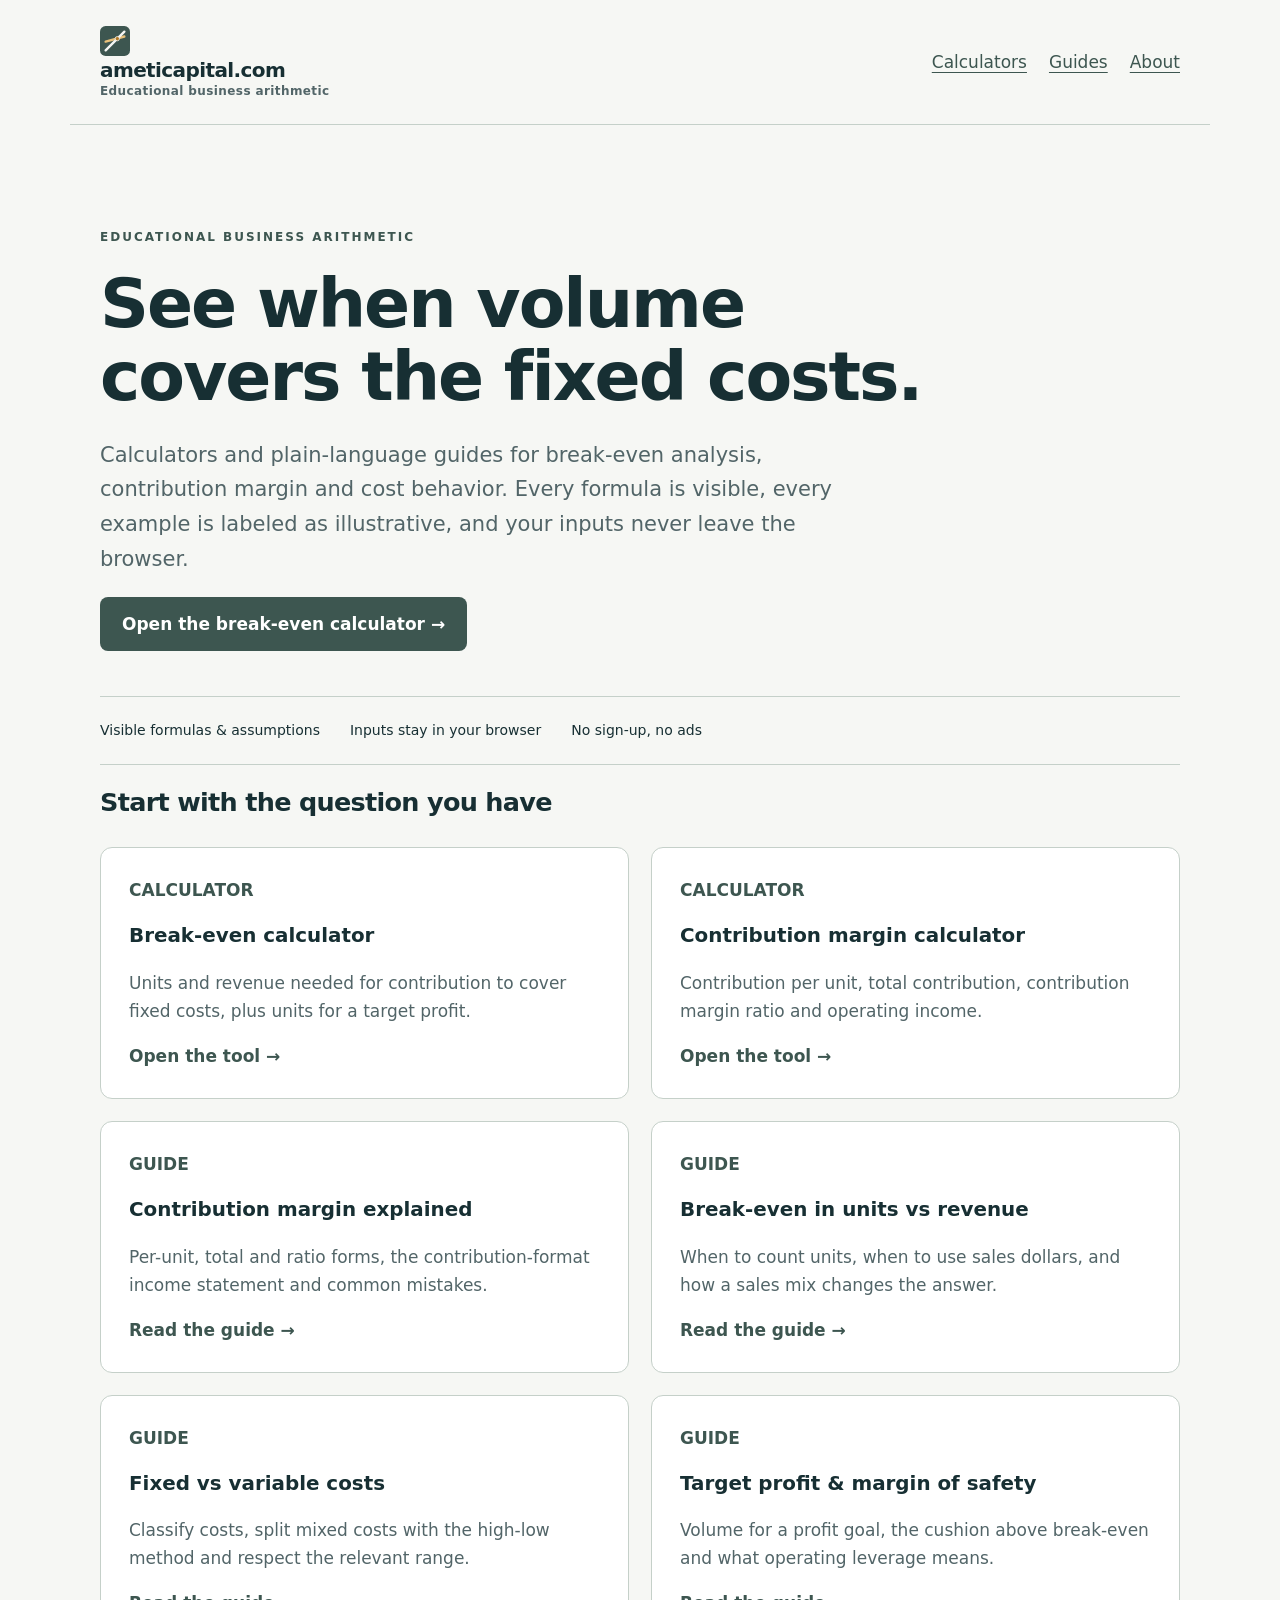
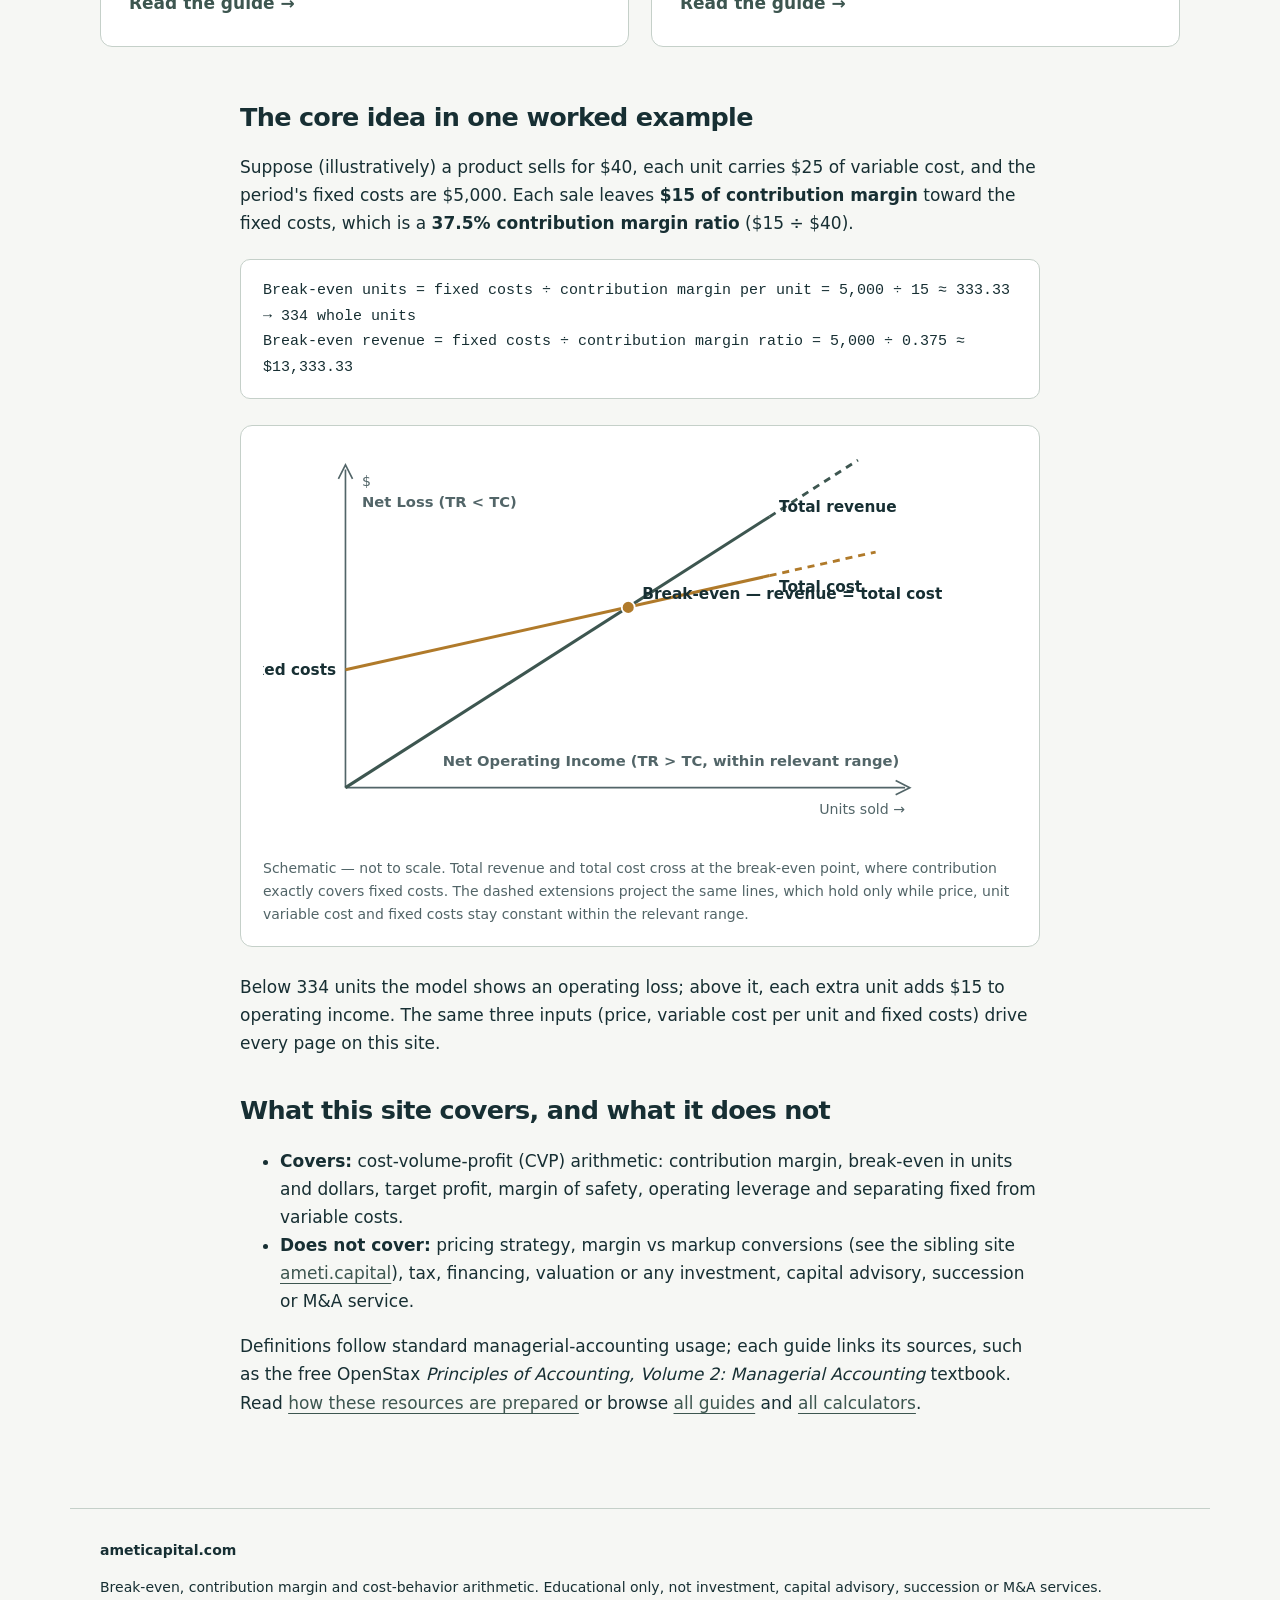
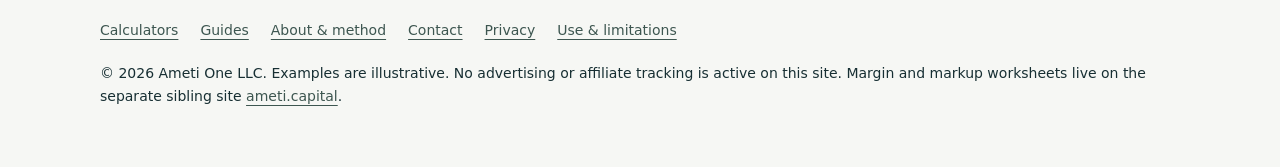
<file: index.html>
<!doctype html>
<html lang="en">
<head>
<meta charset="utf-8">
<!-- Google tag (gtag.js) - Pass 4 (2026-11-19): own property 565159904 (G-5EM8PQN10G) replaces the pooled ID; A5 config hardening; A8 production-hostname + webdriver gate; R-3 internal-traffic marking via the _internal_lane cookie (planted by ?internal=1). -->
<script>
(function () {
  var host = window.location.hostname;
  if ((host !== "ameticapital.com" && host !== "www.ameticapital.com") || navigator.webdriver) { return; }
  var internal = /(^|;\s*)_internal_lane=1(;|$)/.test(document.cookie);
  if (!internal && /[?&]internal=1(&|$)/.test(window.location.search)) {
    document.cookie = "_internal_lane=1; path=/; max-age=31536000; SameSite=Lax";
    internal = true;
  }
  window.dataLayer = window.dataLayer || [];
  function gtag(){dataLayer.push(arguments);}
  window.gtag = gtag;
  var cfg = {allow_google_signals: false, allow_ad_personalization_signals: false, ads_data_redaction: true, url_passthrough: false};
  if (internal) { cfg.traffic_type = "internal"; }
  var s = document.createElement("script");
  s.async = true;
  s.src = "https://www.googletagmanager.com/gtag/js?id=G-5EM8PQN10G";
  document.head.appendChild(s);
  gtag('js', new Date());
  gtag('config', 'G-5EM8PQN10G', cfg);
})();
</script>
<meta name="viewport" content="width=device-width,initial-scale=1">
<title>Break-Even &amp; Contribution Margin Worksheets | ameticapital</title>
<meta name="description" content="Free educational worksheets for break-even units, break-even revenue, contribution margin and fixed vs variable costs, with visible formulas and worked numbers.">
<meta name="robots" content="index,follow">
<link rel="canonical" href="https://ameticapital.com/">
<meta property="og:title" content="See when volume covers the fixed costs.">
<meta property="og:description" content="Free educational worksheets for break-even units, break-even revenue, contribution margin and fixed vs variable costs, with visible formulas and worked numbers.">
<meta property="og:site_name" content="ameticapital.com">
<meta property="og:type" content="website">
<meta property="og:url" content="https://ameticapital.com/">
<meta property="og:image" content="https://ameticapital.com/og-image.png">
<meta property="og:image:width" content="1200">
<meta property="og:image:height" content="630">
<meta property="og:image:alt" content="ameticapital.com — break-even and contribution margin worksheets">
<meta name="twitter:card" content="summary_large_image">
<meta name="twitter:image" content="https://ameticapital.com/og-image.png">

<link rel="icon" type="image/svg+xml" href="/favicon.svg">
<link rel="apple-touch-icon" href="/apple-touch-icon.png">
<link rel="stylesheet" href="/style.css">
<script type="application/ld+json">{"@context":"https://schema.org","@graph":[{"@type":"WebSite","@id":"https://ameticapital.com/#website","name":"ameticapital.com","url":"https://ameticapital.com/","inLanguage":"en","publisher":{"@id":"https://ameticapital.com/#org"}},{"@type":"Organization","@id":"https://ameticapital.com/#org","name":"Ameti One LLC","url":"https://ameticapital.com/"},{"@type":"WebPage","@id":"https://ameticapital.com/#webpage","url":"https://ameticapital.com/","name":"Break-Even & Contribution Margin Worksheets | ameticapital","description":"Free educational worksheets for break-even units, break-even revenue, contribution margin and fixed vs variable costs, with visible formulas and worked numbers.","isPartOf":{"@id":"https://ameticapital.com/#website"},"dateModified":"2026-10-04"}]}</script>
</head>
<body>
<a class="skip" href="#main">Skip to content</a>
<header>
  <a class="brand" href="/"><svg width="30" height="30" viewBox="0 0 64 64" aria-hidden="true" focusable="false"><rect width="64" height="64" rx="12" fill="#3d5650"/><line x1="12" y1="33.3" x2="52" y2="22.4" stroke="#e8c07a" stroke-width="5" stroke-linecap="round"/><line x1="12" y1="52" x2="52" y2="12" stroke="#f6f7f4" stroke-width="5" stroke-linecap="round"/><circle cx="37" cy="27" r="4.6" fill="#b07a2a" stroke="#f6f7f4" stroke-width="1.6"/></svg>ameticapital.com<span class="brand-sub">Educational business arithmetic</span></a>
  <nav aria-label="Main">
    <a href="/tools/">Calculators</a>
    <a href="/guides/">Guides</a>
    <a href="/about/">About</a>
  </nav>
</header>
<main id="main">
<section class="hero">
  <p class="eyebrow">Educational business arithmetic</p>
  <h1>See when volume covers the fixed costs.</h1>
  <p class="lead">Calculators and plain-language guides for break-even analysis, contribution margin and cost behavior. Every formula is visible, every example is labeled as illustrative, and your inputs never leave the browser.</p>
  <a class="button" href="/tools/break-even/">Open the break-even calculator →</a>
</section>
<div class="facts">
  <span>Visible formulas &amp; assumptions</span>
  <span>Inputs stay in your browser</span>
  <span>No sign-up, no ads</span>
</div>
<section>
  <h2>Start with the question you have</h2>
  <div class="cards">
    <a class="card" href="/tools/break-even/"><span>CALCULATOR</span><h3>Break-even calculator</h3><p>Units and revenue needed for contribution to cover fixed costs, plus units for a target profit.</p><span>Open the tool →</span></a>
    <a class="card" href="/tools/contribution-margin/"><span>CALCULATOR</span><h3>Contribution margin calculator</h3><p>Contribution per unit, total contribution, contribution margin ratio and operating income.</p><span>Open the tool →</span></a>
    <a class="card" href="/guides/contribution-margin/"><span>GUIDE</span><h3>Contribution margin explained</h3><p>Per-unit, total and ratio forms, the contribution-format income statement and common mistakes.</p><span>Read the guide →</span></a>
    <a class="card" href="/guides/break-even-units-vs-revenue/"><span>GUIDE</span><h3>Break-even in units vs revenue</h3><p>When to count units, when to use sales dollars, and how a sales mix changes the answer.</p><span>Read the guide →</span></a>
    <a class="card" href="/guides/fixed-vs-variable-costs/"><span>GUIDE</span><h3>Fixed vs variable costs</h3><p>Classify costs, split mixed costs with the high-low method and respect the relevant range.</p><span>Read the guide →</span></a>
    <a class="card" href="/guides/target-profit-margin-of-safety/"><span>GUIDE</span><h3>Target profit &amp; margin of safety</h3><p>Volume for a profit goal, the cushion above break-even and what operating leverage means.</p><span>Read the guide →</span></a>
  </div>
</section>
<section class="prose">
  <h2>The core idea in one worked example</h2>
  <p>Suppose (illustratively) a product sells for $40, each unit carries $25 of variable cost, and the period's fixed costs are $5,000. Each sale leaves <strong>$15 of contribution margin</strong> toward the fixed costs, which is a <strong>37.5% contribution margin ratio</strong> ($15 ÷ $40).</p>
  <div class="formula-box" role="region" aria-label="Core break-even formulas">
    Break-even units = fixed costs ÷ contribution margin per unit = 5,000 ÷ 15 ≈ 333.33 → 334 whole units<br>
    Break-even revenue = fixed costs ÷ contribution margin ratio = 5,000 ÷ 0.375 ≈ $13,333.33
  </div>
  <figure class="schematic">
  <svg viewBox="0 0 640 340" role="img" aria-labelledby="be-schem-t">
  <title id="be-schem-t">Schematic break-even chart: total revenue and total cost lines crossing</title>
  <line x1="70" y1="20" x2="70" y2="290" stroke="#526568" stroke-width="1.4"/>
  <line x1="70" y1="290" x2="545" y2="290" stroke="#526568" stroke-width="1.4"/>
  <path d="M 64 28 L 70 16 L 76 28" fill="none" stroke="#526568" stroke-width="1.4"/>
  <path d="M 537 284 L 549 290 L 537 296" fill="none" stroke="#526568" stroke-width="1.4"/>
  <line x1="430" y1="60" x2="505" y2="12" stroke="#3d5650" stroke-width="2.4" stroke-dasharray="6 5"/>
  <line x1="430" y1="110" x2="520" y2="90" stroke="#b07a2a" stroke-width="2.4" stroke-dasharray="6 5"/>
  <line x1="70" y1="290" x2="430" y2="60" stroke="#3d5650" stroke-width="2.6"/>
  <line x1="70" y1="190" x2="430" y2="110" stroke="#b07a2a" stroke-width="2.6"/>
  <circle cx="310" cy="137" r="5.5" fill="#b07a2a" stroke="#fff" stroke-width="1.6"/>
  <text x="322" y="130" class="s-label">Break-even — revenue = total cost</text>
  <text x="62" y="194" text-anchor="end" class="s-label">Fixed costs</text>
  <text x="438" y="56" class="s-label">Total revenue</text>
  <text x="438" y="124" class="s-label">Total cost</text>
  <text x="84" y="52" class="s-region">Net Loss (TR &lt; TC)</text>
  <text x="540" y="272" text-anchor="end" class="s-region">Net Operating Income (TR &gt; TC, within relevant range)</text>
  <text x="84" y="34" class="s-note">$</text>
  <text x="545" y="312" text-anchor="end" class="s-note">Units sold →</text>
  </svg>
  <figcaption>Schematic — not to scale. Total revenue and total cost cross at the break-even point, where contribution exactly covers fixed costs. The dashed extensions project the same lines, which hold only while price, unit variable cost and fixed costs stay constant within the relevant range.</figcaption>
  </figure>
  <p>Below 334 units the model shows an operating loss; above it, each extra unit adds $15 to operating income. The same three inputs (price, variable cost per unit and fixed costs) drive every page on this site.</p>
  <h2>What this site covers, and what it does not</h2>
  <ul>
    <li><strong>Covers:</strong> cost-volume-profit (CVP) arithmetic: contribution margin, break-even in units and dollars, target profit, margin of safety, operating leverage and separating fixed from variable costs.</li>
    <li><strong>Does not cover:</strong> pricing strategy, margin vs markup conversions (see the sibling site <a href="https://ameti.capital/">ameti.capital</a>), tax, financing, valuation or any investment, capital advisory, succession or M&amp;A service.</li>
  </ul>
  <p>Definitions follow standard managerial-accounting usage; each guide links its sources, such as the free OpenStax <em>Principles of Accounting, Volume 2: Managerial Accounting</em> textbook. Read <a href="/about/">how these resources are prepared</a> or browse <a href="/guides/">all guides</a> and <a href="/tools/">all calculators</a>.</p>
</section>
</main>
<footer>
  <strong>ameticapital.com</strong>
  <p>Break-even, contribution margin and cost-behavior arithmetic. Educational only, not investment, capital advisory, succession or M&amp;A services.</p>
  <nav aria-label="Footer">
    <a href="/tools/">Calculators</a>
    <a href="/guides/">Guides</a>
    <a href="/about/">About &amp; method</a>
    <a href="/contact/">Contact</a>
    <a href="/privacy/">Privacy</a>
    <a href="/terms/">Use &amp; limitations</a>
  </nav>
  <p>© 2026 Ameti One LLC. Examples are illustrative. No advertising or affiliate tracking is active on this site. Margin and markup worksheets live on the separate sibling site <a href="https://ameti.capital/">ameti.capital</a>.</p>
</footer>
</body>
</html>
</file>
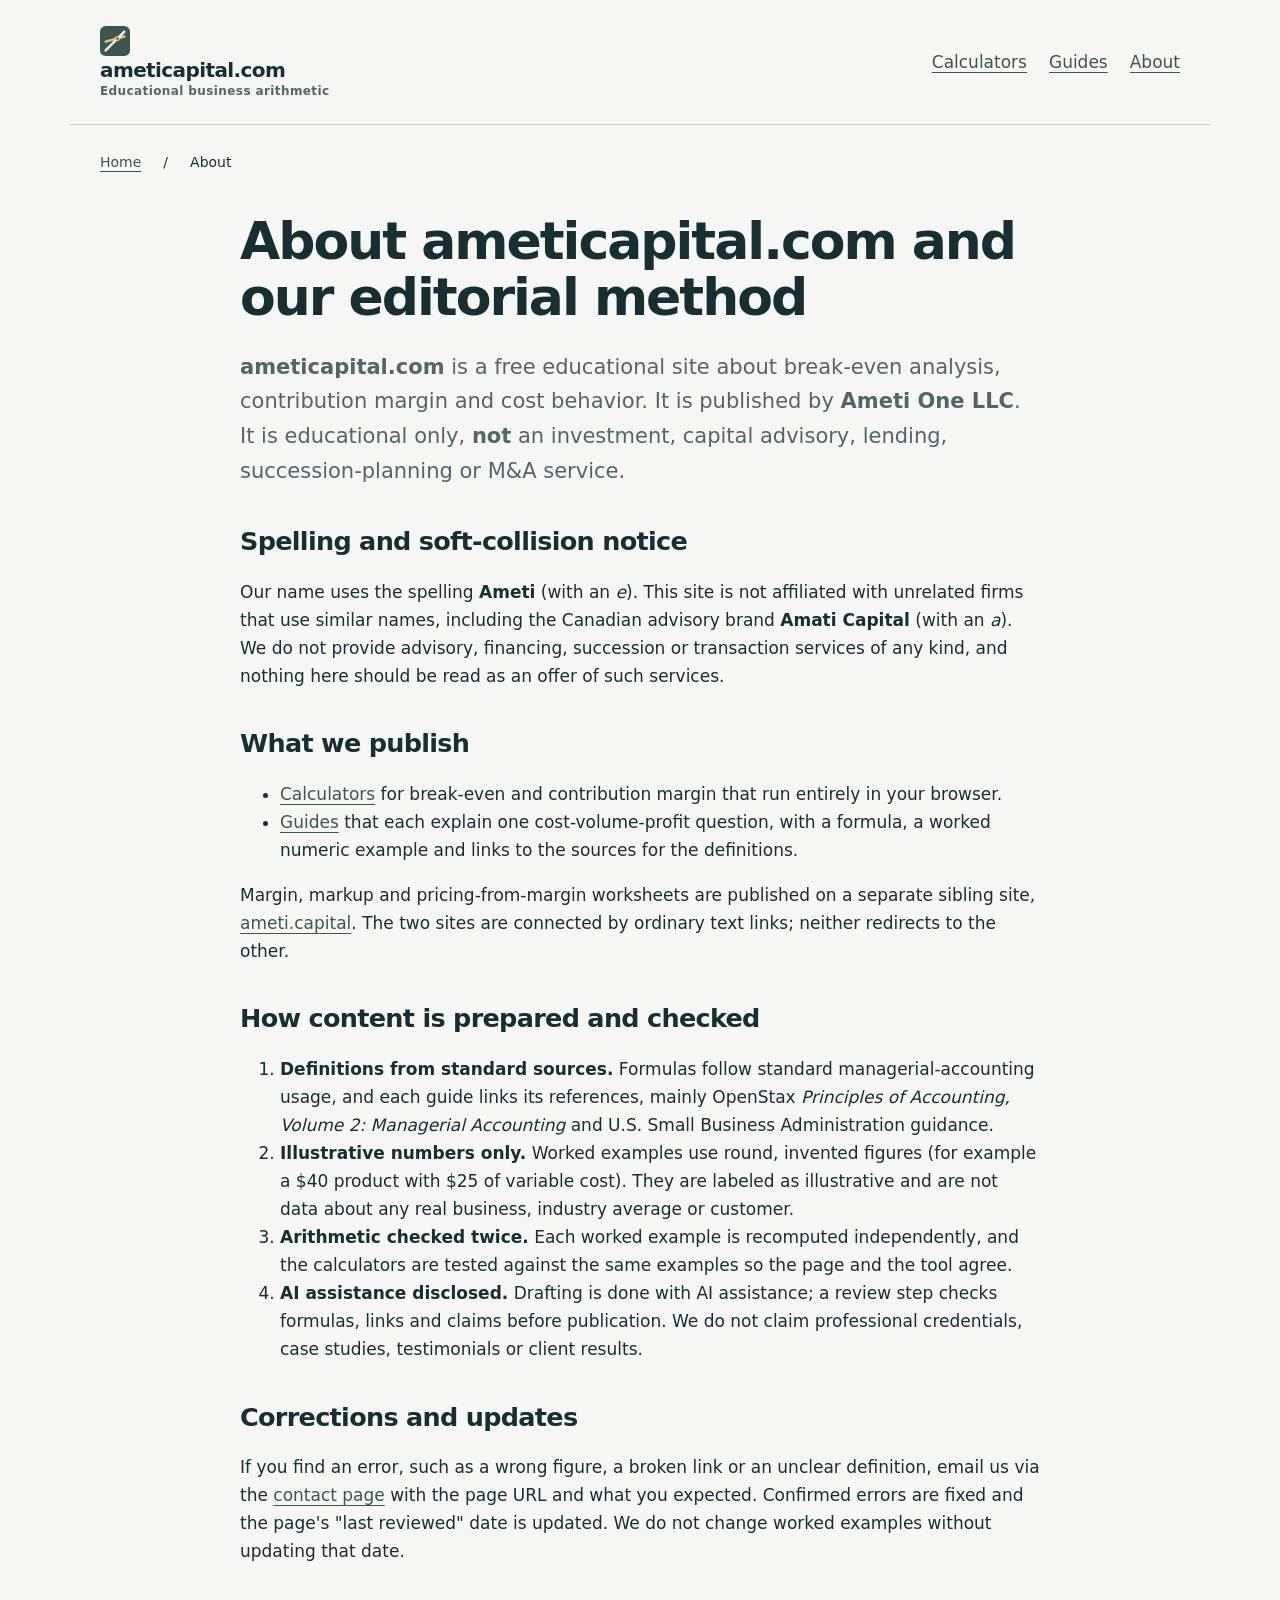
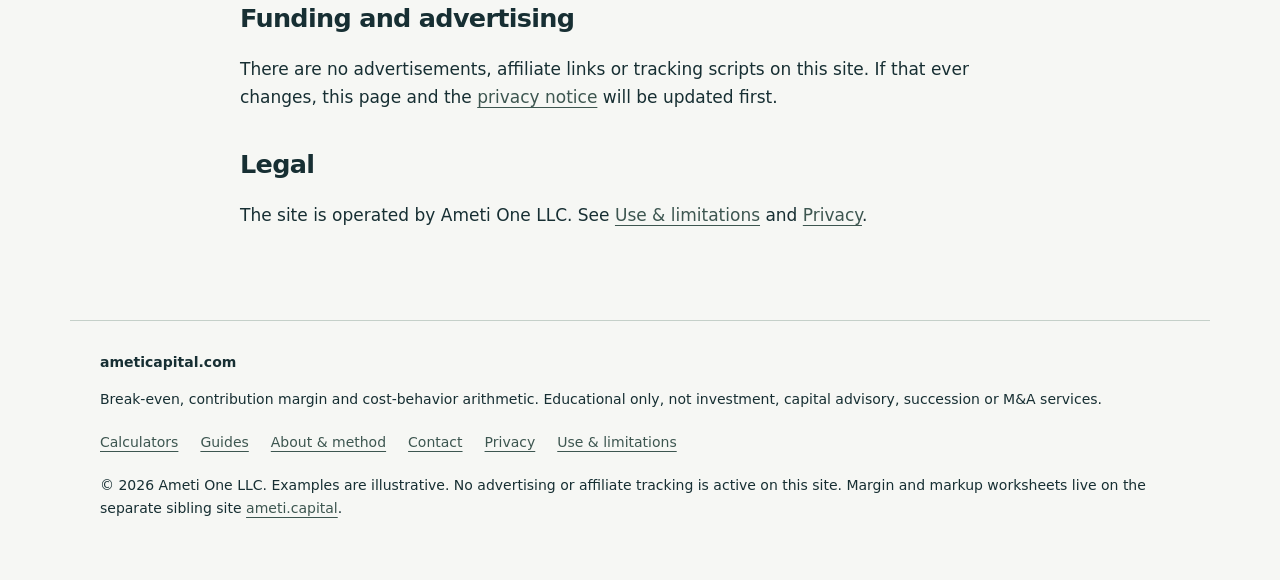
<file: about/index.html>
<!doctype html>
<html lang="en">
<head>
<meta charset="utf-8">
<!-- Google tag (gtag.js) - Pass 4 (2026-11-19): own property 565159904 (G-5EM8PQN10G) replaces the pooled ID; A5 config hardening; A8 production-hostname + webdriver gate; R-3 internal-traffic marking via the _internal_lane cookie (planted by ?internal=1). -->
<script>
(function () {
  var host = window.location.hostname;
  if ((host !== "ameticapital.com" && host !== "www.ameticapital.com") || navigator.webdriver) { return; }
  var internal = /(^|;\s*)_internal_lane=1(;|$)/.test(document.cookie);
  if (!internal && /[?&]internal=1(&|$)/.test(window.location.search)) {
    document.cookie = "_internal_lane=1; path=/; max-age=31536000; SameSite=Lax";
    internal = true;
  }
  window.dataLayer = window.dataLayer || [];
  function gtag(){dataLayer.push(arguments);}
  window.gtag = gtag;
  var cfg = {allow_google_signals: false, allow_ad_personalization_signals: false, ads_data_redaction: true, url_passthrough: false};
  if (internal) { cfg.traffic_type = "internal"; }
  var s = document.createElement("script");
  s.async = true;
  s.src = "https://www.googletagmanager.com/gtag/js?id=G-5EM8PQN10G";
  document.head.appendChild(s);
  gtag('js', new Date());
  gtag('config', 'G-5EM8PQN10G', cfg);
})();
</script>
<meta name="viewport" content="width=device-width,initial-scale=1">
<title>About ameticapital.com: Publisher, Method &amp; Disambiguation</title>
<meta name="description" content="Who publishes ameticapital.com, how worksheets and guides are prepared and checked, how corrections work, and how we differ from similarly named advisory firms.">
<meta name="robots" content="index,follow">
<link rel="canonical" href="https://ameticapital.com/about/">
<meta property="og:title" content="About ameticapital.com and our editorial method">
<meta property="og:description" content="Who publishes ameticapital.com, how worksheets and guides are prepared and checked, how corrections work, and how we differ from similarly named advisory firms.">
<meta property="og:site_name" content="ameticapital.com">
<meta property="og:type" content="website">
<meta property="og:url" content="https://ameticapital.com/about/">
<meta property="og:image" content="https://ameticapital.com/og/about.png">
<meta property="og:image:width" content="1200">
<meta property="og:image:height" content="630">
<meta property="og:image:alt" content="ameticapital.com — break-even and contribution margin worksheets">
<meta name="twitter:card" content="summary_large_image">
<meta name="twitter:image" content="https://ameticapital.com/og/about.png">

<link rel="icon" type="image/svg+xml" href="/favicon.svg">
<link rel="apple-touch-icon" href="/apple-touch-icon.png">
<link rel="stylesheet" href="/style.css">
<script type="application/ld+json">{"@context":"https://schema.org","@graph":[{"@type":"WebPage","@id":"https://ameticapital.com/about/#webpage","url":"https://ameticapital.com/about/","name":"About ameticapital.com: Publisher, Method & Disambiguation","description":"Who publishes ameticapital.com, how worksheets and guides are prepared and checked, how corrections work, and how we differ from similarly named advisory firms.","dateModified":"2026-10-04","isPartOf":{"@type":"WebSite","name":"ameticapital.com","url":"https://ameticapital.com/"},"publisher":{"@type":"Organization","name":"Ameti One LLC","url":"https://ameticapital.com/"}},{"@type":"BreadcrumbList","itemListElement":[{"@type":"ListItem","position":1,"name":"Home","item":"https://ameticapital.com/"},{"@type":"ListItem","position":2,"name":"About","item":"https://ameticapital.com/about/"}]}]}</script>
</head>
<body>
<a class="skip" href="#main">Skip to content</a>
<header>
  <a class="brand" href="/"><svg width="30" height="30" viewBox="0 0 64 64" aria-hidden="true" focusable="false"><rect width="64" height="64" rx="12" fill="#3d5650"/><line x1="12" y1="33.3" x2="52" y2="22.4" stroke="#e8c07a" stroke-width="5" stroke-linecap="round"/><line x1="12" y1="52" x2="52" y2="12" stroke="#f6f7f4" stroke-width="5" stroke-linecap="round"/><circle cx="37" cy="27" r="4.6" fill="#b07a2a" stroke="#f6f7f4" stroke-width="1.6"/></svg>ameticapital.com<span class="brand-sub">Educational business arithmetic</span></a>
  <nav aria-label="Main">
    <a href="/tools/">Calculators</a>
    <a href="/guides/">Guides</a>
    <a href="/about/">About</a>
  </nav>
</header>
<main id="main">
<nav class="breadcrumbs" aria-label="Breadcrumb"><a href="/">Home</a> / <span aria-current="page">About</span></nav>
<article class="prose">
<h1>About ameticapital.com and our editorial method</h1>
<p class="lead"><strong>ameticapital.com</strong> is a free educational site about break-even analysis, contribution margin and cost behavior. It is published by <strong>Ameti One LLC</strong>. It is educational only, <strong>not</strong> an investment, capital advisory, lending, succession-planning or M&amp;A service.</p>
<h2>Spelling and soft-collision notice</h2>
<p>Our name uses the spelling <strong>Ameti</strong> (with an <em>e</em>). This site is not affiliated with unrelated firms that use similar names, including the Canadian advisory brand <strong>Amati Capital</strong> (with an <em>a</em>). We do not provide advisory, financing, succession or transaction services of any kind, and nothing here should be read as an offer of such services.</p>
<h2>What we publish</h2>
<ul>
<li><a href="/tools/">Calculators</a> for break-even and contribution margin that run entirely in your browser.</li>
<li><a href="/guides/">Guides</a> that each explain one cost-volume-profit question, with a formula, a worked numeric example and links to the sources for the definitions.</li>
</ul>
<p>Margin, markup and pricing-from-margin worksheets are published on a separate sibling site, <a href="https://ameti.capital/">ameti.capital</a>. The two sites are connected by ordinary text links; neither redirects to the other.</p>
<h2>How content is prepared and checked</h2>
<ol>
<li><strong>Definitions from standard sources.</strong> Formulas follow standard managerial-accounting usage, and each guide links its references, mainly OpenStax <em>Principles of Accounting, Volume 2: Managerial Accounting</em> and U.S. Small Business Administration guidance.</li>
<li><strong>Illustrative numbers only.</strong> Worked examples use round, invented figures (for example a $40 product with $25 of variable cost). They are labeled as illustrative and are not data about any real business, industry average or customer.</li>
<li><strong>Arithmetic checked twice.</strong> Each worked example is recomputed independently, and the calculators are tested against the same examples so the page and the tool agree.</li>
<li><strong>AI assistance disclosed.</strong> Drafting is done with AI assistance; a review step checks formulas, links and claims before publication. We do not claim professional credentials, case studies, testimonials or client results.</li>
</ol>
<h2>Corrections and updates</h2>
<p>If you find an error, such as a wrong figure, a broken link or an unclear definition, email us via the <a href="/contact/">contact page</a> with the page URL and what you expected. Confirmed errors are fixed and the page's "last reviewed" date is updated. We do not change worked examples without updating that date.</p>
<h2>Funding and advertising</h2>
<p>There are no advertisements, affiliate links or tracking scripts on this site. If that ever changes, this page and the <a href="/privacy/">privacy notice</a> will be updated first.</p>
<h2>Legal</h2>
<p>The site is operated by Ameti One LLC. See <a href="/terms/">Use &amp; limitations</a> and <a href="/privacy/">Privacy</a>.</p>
</article>
</main>
<footer>
  <strong>ameticapital.com</strong>
  <p>Break-even, contribution margin and cost-behavior arithmetic. Educational only, not investment, capital advisory, succession or M&amp;A services.</p>
  <nav aria-label="Footer">
    <a href="/tools/">Calculators</a>
    <a href="/guides/">Guides</a>
    <a href="/about/">About &amp; method</a>
    <a href="/contact/">Contact</a>
    <a href="/privacy/">Privacy</a>
    <a href="/terms/">Use &amp; limitations</a>
  </nav>
  <p>© 2026 Ameti One LLC. Examples are illustrative. No advertising or affiliate tracking is active on this site. Margin and markup worksheets live on the separate sibling site <a href="https://ameti.capital/">ameti.capital</a>.</p>
</footer>
</body>
</html>
</file>
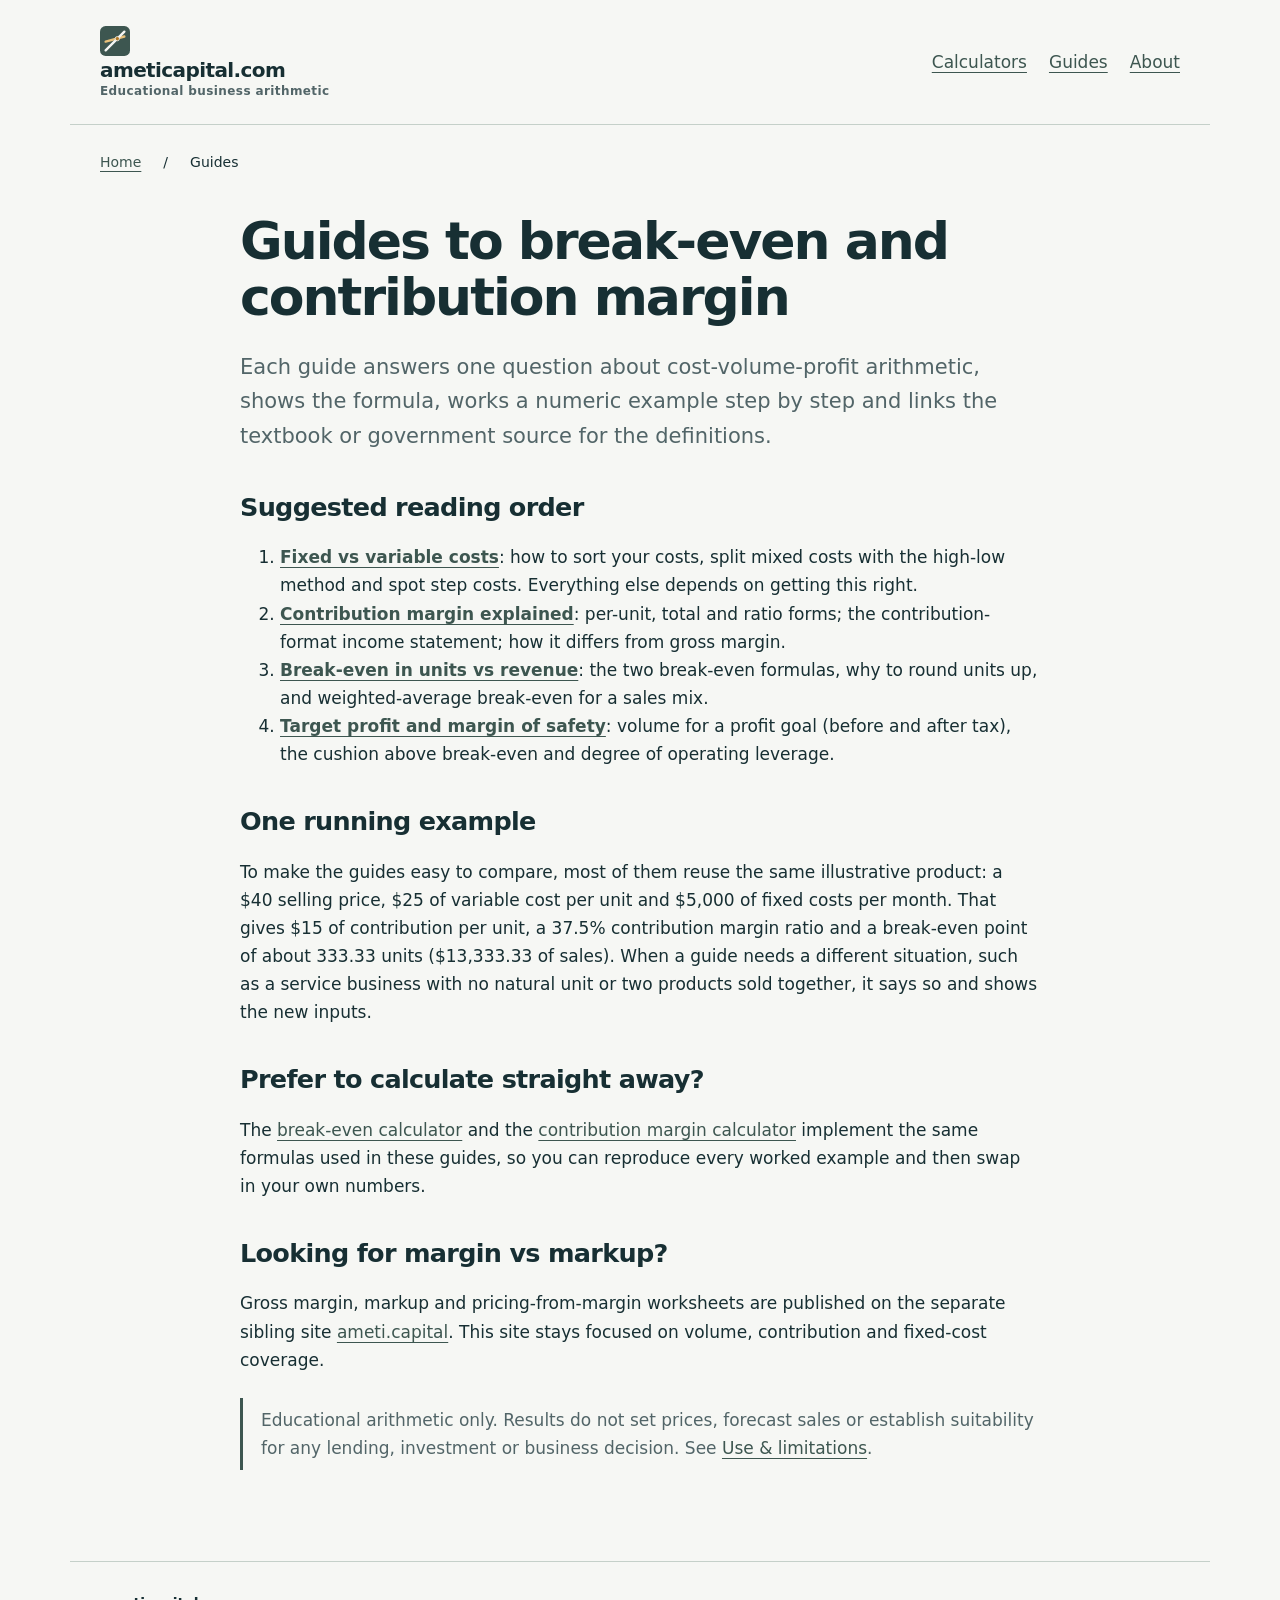
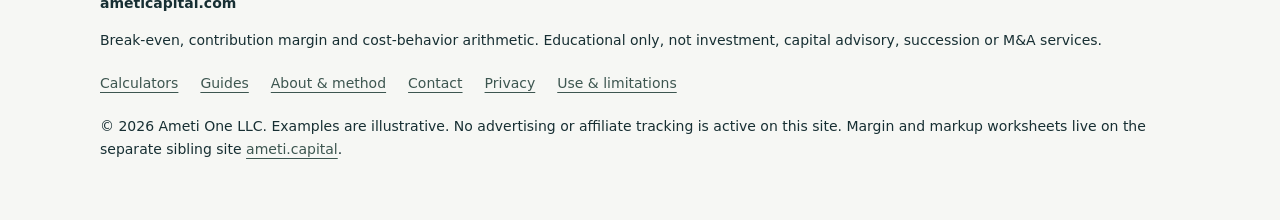
<file: guides/index.html>
<!doctype html>
<html lang="en">
<head>
<meta charset="utf-8">
<!-- Google tag (gtag.js) - Pass 4 (2026-11-19): own property 565159904 (G-5EM8PQN10G) replaces the pooled ID; A5 config hardening; A8 production-hostname + webdriver gate; R-3 internal-traffic marking via the _internal_lane cookie (planted by ?internal=1). -->
<script>
(function () {
  var host = window.location.hostname;
  if ((host !== "ameticapital.com" && host !== "www.ameticapital.com") || navigator.webdriver) { return; }
  var internal = /(^|;\s*)_internal_lane=1(;|$)/.test(document.cookie);
  if (!internal && /[?&]internal=1(&|$)/.test(window.location.search)) {
    document.cookie = "_internal_lane=1; path=/; max-age=31536000; SameSite=Lax";
    internal = true;
  }
  window.dataLayer = window.dataLayer || [];
  function gtag(){dataLayer.push(arguments);}
  window.gtag = gtag;
  var cfg = {allow_google_signals: false, allow_ad_personalization_signals: false, ads_data_redaction: true, url_passthrough: false};
  if (internal) { cfg.traffic_type = "internal"; }
  var s = document.createElement("script");
  s.async = true;
  s.src = "https://www.googletagmanager.com/gtag/js?id=G-5EM8PQN10G";
  document.head.appendChild(s);
  gtag('js', new Date());
  gtag('config', 'G-5EM8PQN10G', cfg);
})();
</script>
<meta name="viewport" content="width=device-width,initial-scale=1">
<title>Break-Even &amp; Contribution Margin Guides | ameticapital.com</title>
<meta name="description" content="Plain-language guides to contribution margin, break-even in units and revenue, fixed vs variable costs, target profit and margin of safety, with worked numbers.">
<meta name="robots" content="index,follow">
<link rel="canonical" href="https://ameticapital.com/guides/">
<meta property="og:title" content="Guides to break-even and contribution margin">
<meta property="og:description" content="Plain-language guides to contribution margin, break-even in units and revenue, fixed vs variable costs, target profit and margin of safety, with worked numbers.">
<meta property="og:site_name" content="ameticapital.com">
<meta property="og:type" content="website">
<meta property="og:url" content="https://ameticapital.com/guides/">
<meta property="og:image" content="https://ameticapital.com/og/guides.png">
<meta property="og:image:width" content="1200">
<meta property="og:image:height" content="630">
<meta property="og:image:alt" content="ameticapital.com — break-even and contribution margin worksheets">
<meta name="twitter:card" content="summary_large_image">
<meta name="twitter:image" content="https://ameticapital.com/og/guides.png">

<link rel="icon" type="image/svg+xml" href="/favicon.svg">
<link rel="apple-touch-icon" href="/apple-touch-icon.png">
<link rel="stylesheet" href="/style.css">
<script type="application/ld+json">{"@context":"https://schema.org","@graph":[{"@type":"WebPage","@id":"https://ameticapital.com/guides/#webpage","url":"https://ameticapital.com/guides/","name":"Break-Even & Contribution Margin Guides | ameticapital.com","description":"Plain-language guides to contribution margin, break-even in units and revenue, fixed vs variable costs, target profit and margin of safety, with worked numbers.","dateModified":"2026-10-04","isPartOf":{"@type":"WebSite","name":"ameticapital.com","url":"https://ameticapital.com/"},"publisher":{"@type":"Organization","name":"Ameti One LLC","url":"https://ameticapital.com/"}},{"@type":"BreadcrumbList","itemListElement":[{"@type":"ListItem","position":1,"name":"Home","item":"https://ameticapital.com/"},{"@type":"ListItem","position":2,"name":"Guides","item":"https://ameticapital.com/guides/"}]}]}</script>
</head>
<body>
<a class="skip" href="#main">Skip to content</a>
<header>
  <a class="brand" href="/"><svg width="30" height="30" viewBox="0 0 64 64" aria-hidden="true" focusable="false"><rect width="64" height="64" rx="12" fill="#3d5650"/><line x1="12" y1="33.3" x2="52" y2="22.4" stroke="#e8c07a" stroke-width="5" stroke-linecap="round"/><line x1="12" y1="52" x2="52" y2="12" stroke="#f6f7f4" stroke-width="5" stroke-linecap="round"/><circle cx="37" cy="27" r="4.6" fill="#b07a2a" stroke="#f6f7f4" stroke-width="1.6"/></svg>ameticapital.com<span class="brand-sub">Educational business arithmetic</span></a>
  <nav aria-label="Main">
    <a href="/tools/">Calculators</a>
    <a href="/guides/">Guides</a>
    <a href="/about/">About</a>
  </nav>
</header>
<main id="main">
<nav class="breadcrumbs" aria-label="Breadcrumb"><a href="/">Home</a> / <span aria-current="page">Guides</span></nav>
<article class="prose">
<h1>Guides to break-even and contribution margin</h1>
<p class="lead">Each guide answers one question about cost-volume-profit arithmetic, shows the formula, works a numeric example step by step and links the textbook or government source for the definitions.</p>
<h2>Suggested reading order</h2>
<ol>
<li><a href="/guides/fixed-vs-variable-costs/"><strong>Fixed vs variable costs</strong></a>: how to sort your costs, split mixed costs with the high-low method and spot step costs. Everything else depends on getting this right.</li>
<li><a href="/guides/contribution-margin/"><strong>Contribution margin explained</strong></a>: per-unit, total and ratio forms; the contribution-format income statement; how it differs from gross margin.</li>
<li><a href="/guides/break-even-units-vs-revenue/"><strong>Break-even in units vs revenue</strong></a>: the two break-even formulas, why to round units up, and weighted-average break-even for a sales mix.</li>
<li><a href="/guides/target-profit-margin-of-safety/"><strong>Target profit and margin of safety</strong></a>: volume for a profit goal (before and after tax), the cushion above break-even and degree of operating leverage.</li>
</ol>
<h2>One running example</h2>
<p>To make the guides easy to compare, most of them reuse the same illustrative product: a $40 selling price, $25 of variable cost per unit and $5,000 of fixed costs per month. That gives $15 of contribution per unit, a 37.5% contribution margin ratio and a break-even point of about 333.33 units ($13,333.33 of sales). When a guide needs a different situation, such as a service business with no natural unit or two products sold together, it says so and shows the new inputs.</p>
<h2>Prefer to calculate straight away?</h2>
<p>The <a href="/tools/break-even/">break-even calculator</a> and the <a href="/tools/contribution-margin/">contribution margin calculator</a> implement the same formulas used in these guides, so you can reproduce every worked example and then swap in your own numbers.</p>
<h2>Looking for margin vs markup?</h2>
<p>Gross margin, markup and pricing-from-margin worksheets are published on the separate sibling site <a href="https://ameti.capital/guides/">ameti.capital</a>. This site stays focused on volume, contribution and fixed-cost coverage.</p>
<p class="disclaimer-callout">Educational arithmetic only. Results do not set prices, forecast sales or establish suitability for any lending, investment or business decision. See <a href="/terms/">Use &amp; limitations</a>.</p>
</article>
</main>
<footer>
  <strong>ameticapital.com</strong>
  <p>Break-even, contribution margin and cost-behavior arithmetic. Educational only, not investment, capital advisory, succession or M&amp;A services.</p>
  <nav aria-label="Footer">
    <a href="/tools/">Calculators</a>
    <a href="/guides/">Guides</a>
    <a href="/about/">About &amp; method</a>
    <a href="/contact/">Contact</a>
    <a href="/privacy/">Privacy</a>
    <a href="/terms/">Use &amp; limitations</a>
  </nav>
  <p>© 2026 Ameti One LLC. Examples are illustrative. No advertising or affiliate tracking is active on this site. Margin and markup worksheets live on the separate sibling site <a href="https://ameti.capital/">ameti.capital</a>.</p>
</footer>
</body>
</html>
</file>
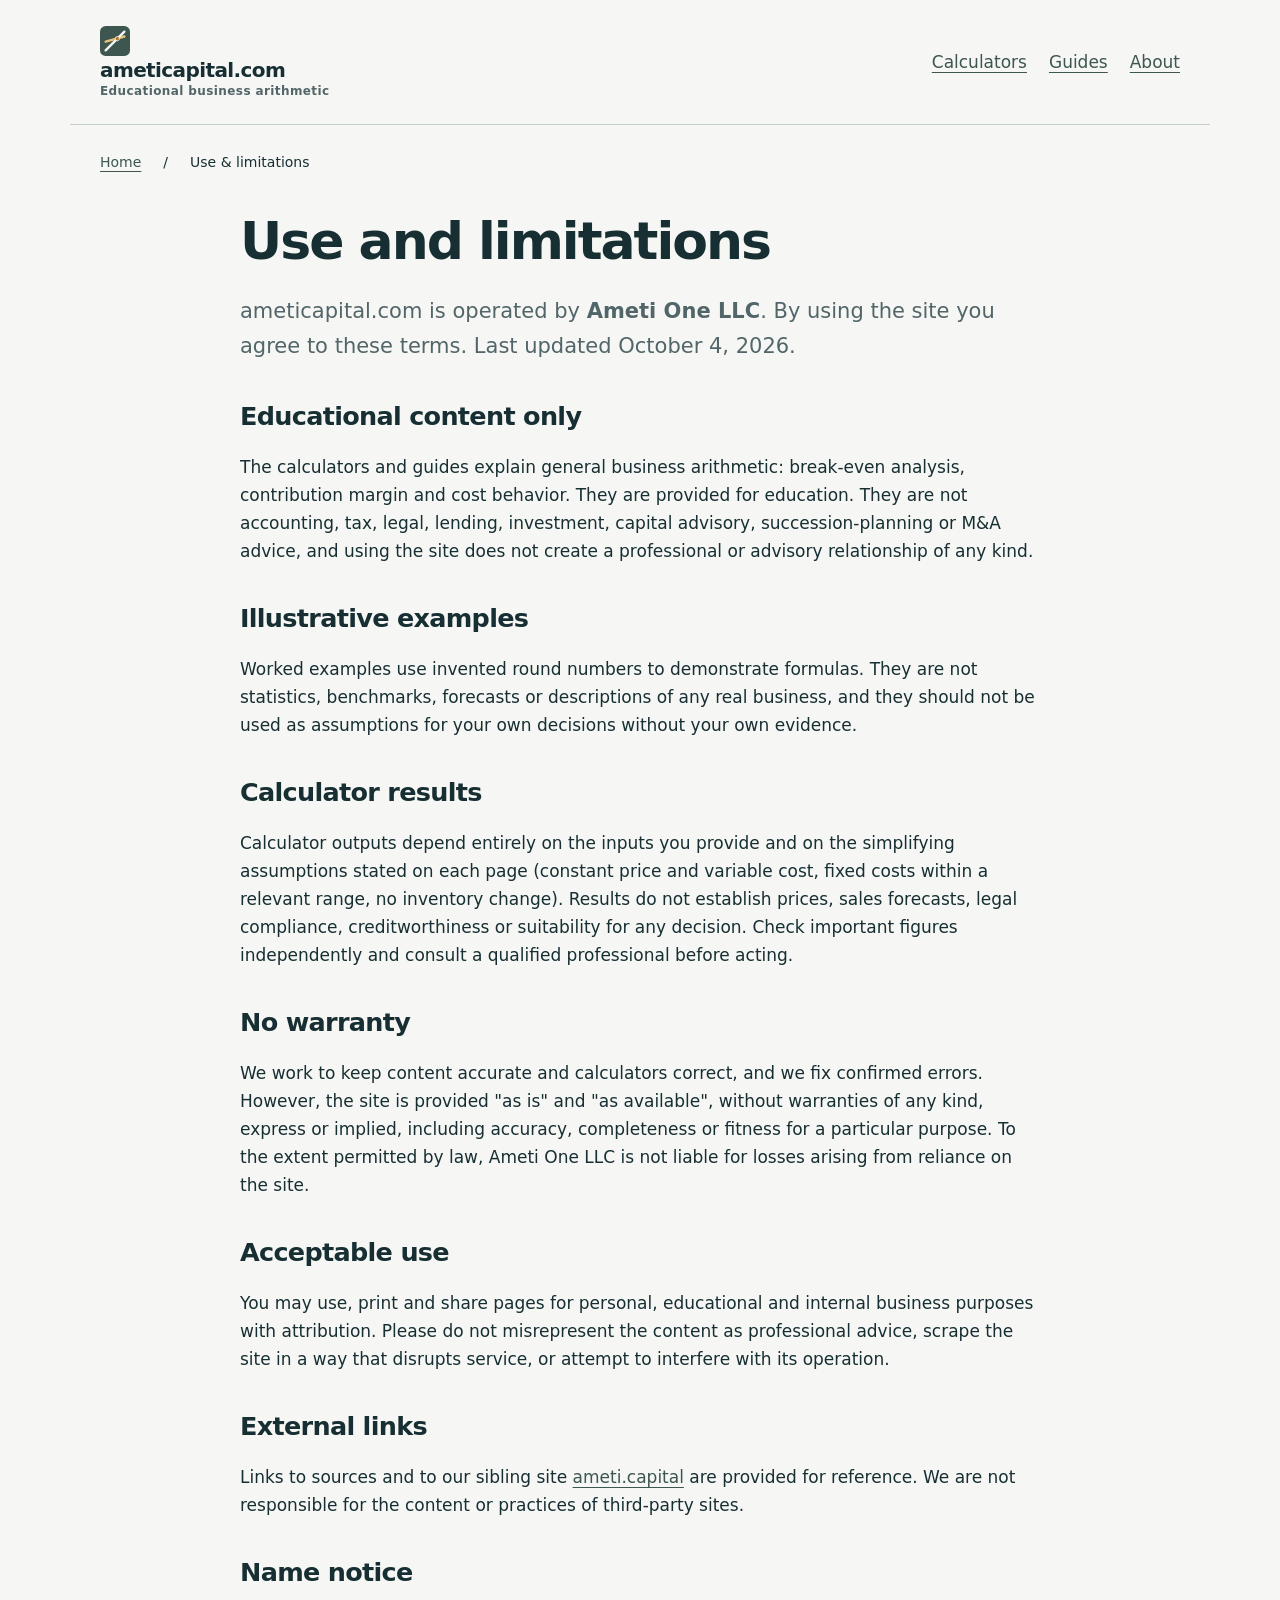
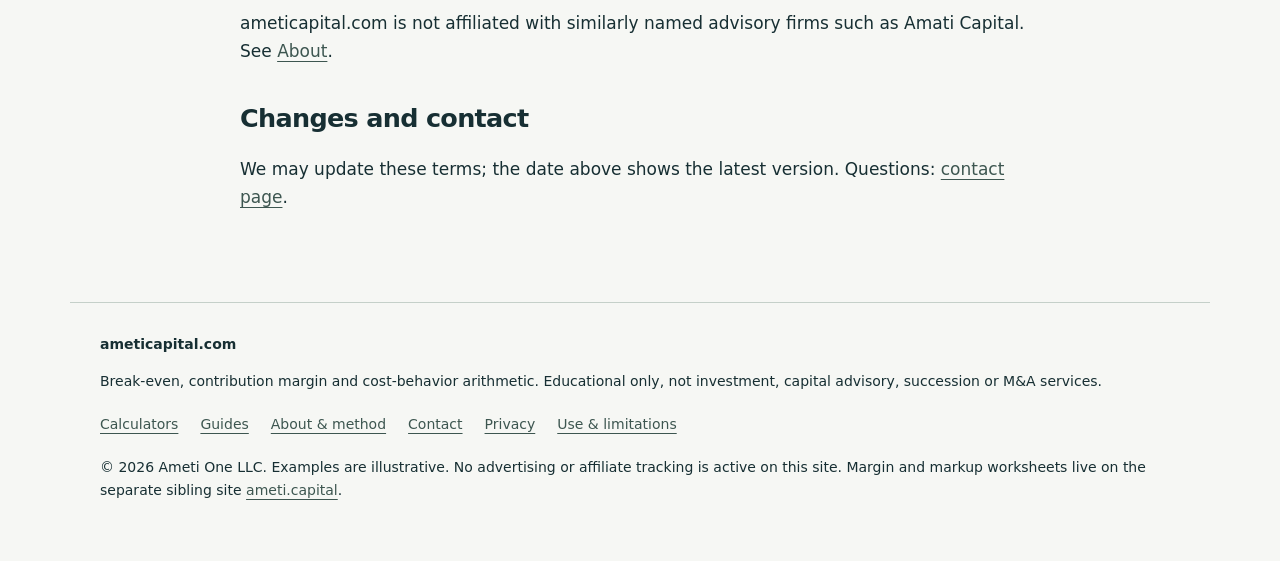
<file: terms/index.html>
<!doctype html>
<html lang="en">
<head>
<meta charset="utf-8">
<!-- Google tag (gtag.js) - Pass 4 (2026-11-19): own property 565159904 (G-5EM8PQN10G) replaces the pooled ID; A5 config hardening; A8 production-hostname + webdriver gate; R-3 internal-traffic marking via the _internal_lane cookie (planted by ?internal=1). -->
<script>
(function () {
  var host = window.location.hostname;
  if ((host !== "ameticapital.com" && host !== "www.ameticapital.com") || navigator.webdriver) { return; }
  var internal = /(^|;\s*)_internal_lane=1(;|$)/.test(document.cookie);
  if (!internal && /[?&]internal=1(&|$)/.test(window.location.search)) {
    document.cookie = "_internal_lane=1; path=/; max-age=31536000; SameSite=Lax";
    internal = true;
  }
  window.dataLayer = window.dataLayer || [];
  function gtag(){dataLayer.push(arguments);}
  window.gtag = gtag;
  var cfg = {allow_google_signals: false, allow_ad_personalization_signals: false, ads_data_redaction: true, url_passthrough: false};
  if (internal) { cfg.traffic_type = "internal"; }
  var s = document.createElement("script");
  s.async = true;
  s.src = "https://www.googletagmanager.com/gtag/js?id=G-5EM8PQN10G";
  document.head.appendChild(s);
  gtag('js', new Date());
  gtag('config', 'G-5EM8PQN10G', cfg);
})();
</script>
<meta name="viewport" content="width=device-width,initial-scale=1">
<title>Terms of Use &amp; Limitations | ameticapital.com Worksheets</title>
<meta name="description" content="Terms for ameticapital.com: educational content only, no professional advice, illustrative examples, no warranty, and operated by Ameti One LLC.">
<meta name="robots" content="index,follow">
<link rel="canonical" href="https://ameticapital.com/terms/">
<meta property="og:title" content="Use and limitations">
<meta property="og:description" content="Terms for ameticapital.com: educational content only, no professional advice, illustrative examples, no warranty, and operated by Ameti One LLC.">
<meta property="og:site_name" content="ameticapital.com">
<meta property="og:type" content="website">
<meta property="og:url" content="https://ameticapital.com/terms/">
<meta property="og:image" content="https://ameticapital.com/og/terms.png">
<meta property="og:image:width" content="1200">
<meta property="og:image:height" content="630">
<meta property="og:image:alt" content="ameticapital.com — break-even and contribution margin worksheets">
<meta name="twitter:card" content="summary_large_image">
<meta name="twitter:image" content="https://ameticapital.com/og/terms.png">

<link rel="icon" type="image/svg+xml" href="/favicon.svg">
<link rel="apple-touch-icon" href="/apple-touch-icon.png">
<link rel="stylesheet" href="/style.css">
<script type="application/ld+json">{"@context":"https://schema.org","@graph":[{"@type":"WebPage","@id":"https://ameticapital.com/terms/#webpage","url":"https://ameticapital.com/terms/","name":"Terms of Use & Limitations | ameticapital.com Worksheets","description":"Terms for ameticapital.com: educational content only, no professional advice, illustrative examples, no warranty, and operated by Ameti One LLC.","dateModified":"2026-10-04","isPartOf":{"@type":"WebSite","name":"ameticapital.com","url":"https://ameticapital.com/"},"publisher":{"@type":"Organization","name":"Ameti One LLC","url":"https://ameticapital.com/"}},{"@type":"BreadcrumbList","itemListElement":[{"@type":"ListItem","position":1,"name":"Home","item":"https://ameticapital.com/"},{"@type":"ListItem","position":2,"name":"Use & limitations","item":"https://ameticapital.com/terms/"}]}]}</script>
</head>
<body>
<a class="skip" href="#main">Skip to content</a>
<header>
  <a class="brand" href="/"><svg width="30" height="30" viewBox="0 0 64 64" aria-hidden="true" focusable="false"><rect width="64" height="64" rx="12" fill="#3d5650"/><line x1="12" y1="33.3" x2="52" y2="22.4" stroke="#e8c07a" stroke-width="5" stroke-linecap="round"/><line x1="12" y1="52" x2="52" y2="12" stroke="#f6f7f4" stroke-width="5" stroke-linecap="round"/><circle cx="37" cy="27" r="4.6" fill="#b07a2a" stroke="#f6f7f4" stroke-width="1.6"/></svg>ameticapital.com<span class="brand-sub">Educational business arithmetic</span></a>
  <nav aria-label="Main">
    <a href="/tools/">Calculators</a>
    <a href="/guides/">Guides</a>
    <a href="/about/">About</a>
  </nav>
</header>
<main id="main">
<nav class="breadcrumbs" aria-label="Breadcrumb"><a href="/">Home</a> / <span aria-current="page">Use &amp; limitations</span></nav>
<article class="prose">
<h1>Use and limitations</h1>
<p class="lead">ameticapital.com is operated by <strong>Ameti One LLC</strong>. By using the site you agree to these terms. Last updated October 4, 2026.</p>
<h2>Educational content only</h2>
<p>The calculators and guides explain general business arithmetic: break-even analysis, contribution margin and cost behavior. They are provided for education. They are not accounting, tax, legal, lending, investment, capital advisory, succession-planning or M&amp;A advice, and using the site does not create a professional or advisory relationship of any kind.</p>
<h2>Illustrative examples</h2>
<p>Worked examples use invented round numbers to demonstrate formulas. They are not statistics, benchmarks, forecasts or descriptions of any real business, and they should not be used as assumptions for your own decisions without your own evidence.</p>
<h2>Calculator results</h2>
<p>Calculator outputs depend entirely on the inputs you provide and on the simplifying assumptions stated on each page (constant price and variable cost, fixed costs within a relevant range, no inventory change). Results do not establish prices, sales forecasts, legal compliance, creditworthiness or suitability for any decision. Check important figures independently and consult a qualified professional before acting.</p>
<h2>No warranty</h2>
<p>We work to keep content accurate and calculators correct, and we fix confirmed errors. However, the site is provided "as is" and "as available", without warranties of any kind, express or implied, including accuracy, completeness or fitness for a particular purpose. To the extent permitted by law, Ameti One LLC is not liable for losses arising from reliance on the site.</p>
<h2>Acceptable use</h2>
<p>You may use, print and share pages for personal, educational and internal business purposes with attribution. Please do not misrepresent the content as professional advice, scrape the site in a way that disrupts service, or attempt to interfere with its operation.</p>
<h2>External links</h2>
<p>Links to sources and to our sibling site <a href="https://ameti.capital/">ameti.capital</a> are provided for reference. We are not responsible for the content or practices of third-party sites.</p>
<h2>Name notice</h2>
<p>ameticapital.com is not affiliated with similarly named advisory firms such as Amati Capital. See <a href="/about/">About</a>.</p>
<h2>Changes and contact</h2>
<p>We may update these terms; the date above shows the latest version. Questions: <a href="/contact/">contact page</a>.</p>
</article>
</main>
<footer>
  <strong>ameticapital.com</strong>
  <p>Break-even, contribution margin and cost-behavior arithmetic. Educational only, not investment, capital advisory, succession or M&amp;A services.</p>
  <nav aria-label="Footer">
    <a href="/tools/">Calculators</a>
    <a href="/guides/">Guides</a>
    <a href="/about/">About &amp; method</a>
    <a href="/contact/">Contact</a>
    <a href="/privacy/">Privacy</a>
    <a href="/terms/">Use &amp; limitations</a>
  </nav>
  <p>© 2026 Ameti One LLC. Examples are illustrative. No advertising or affiliate tracking is active on this site. Margin and markup worksheets live on the separate sibling site <a href="https://ameti.capital/">ameti.capital</a>.</p>
</footer>
</body>
</html>
</file>
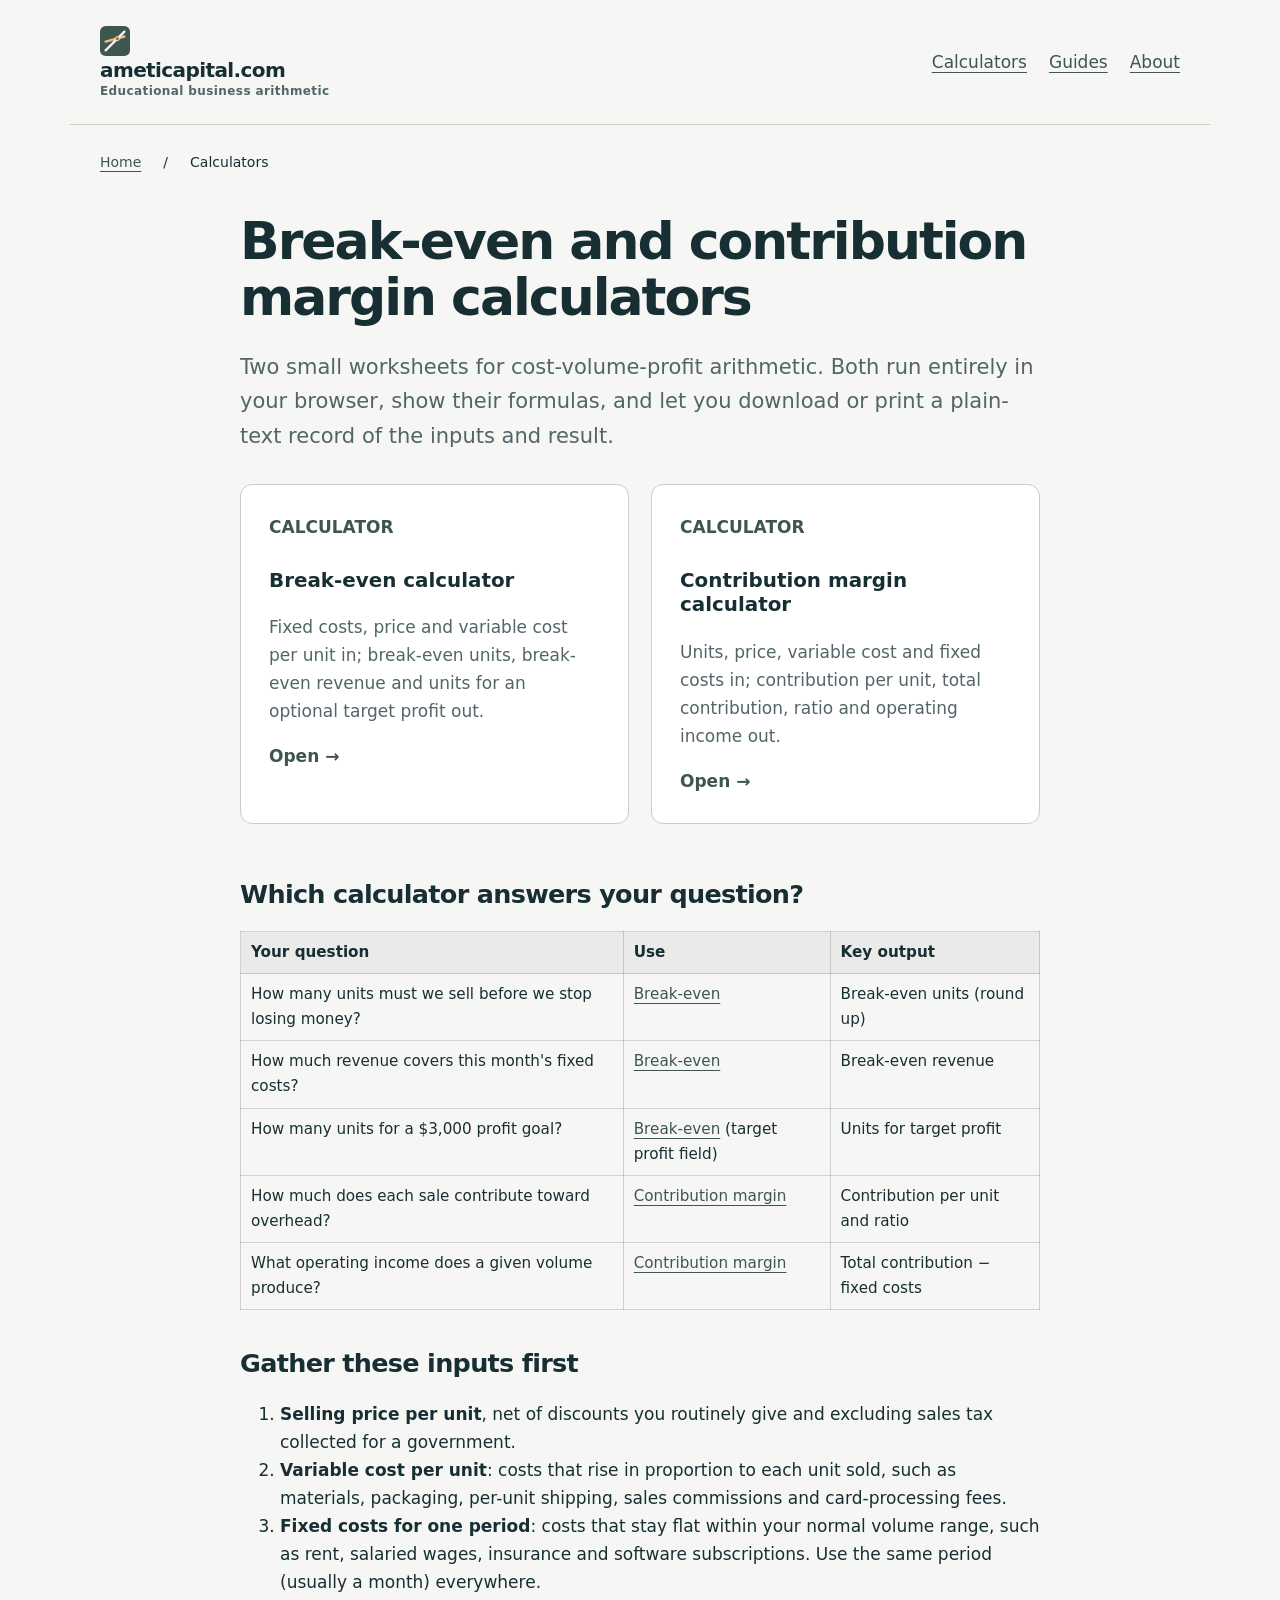
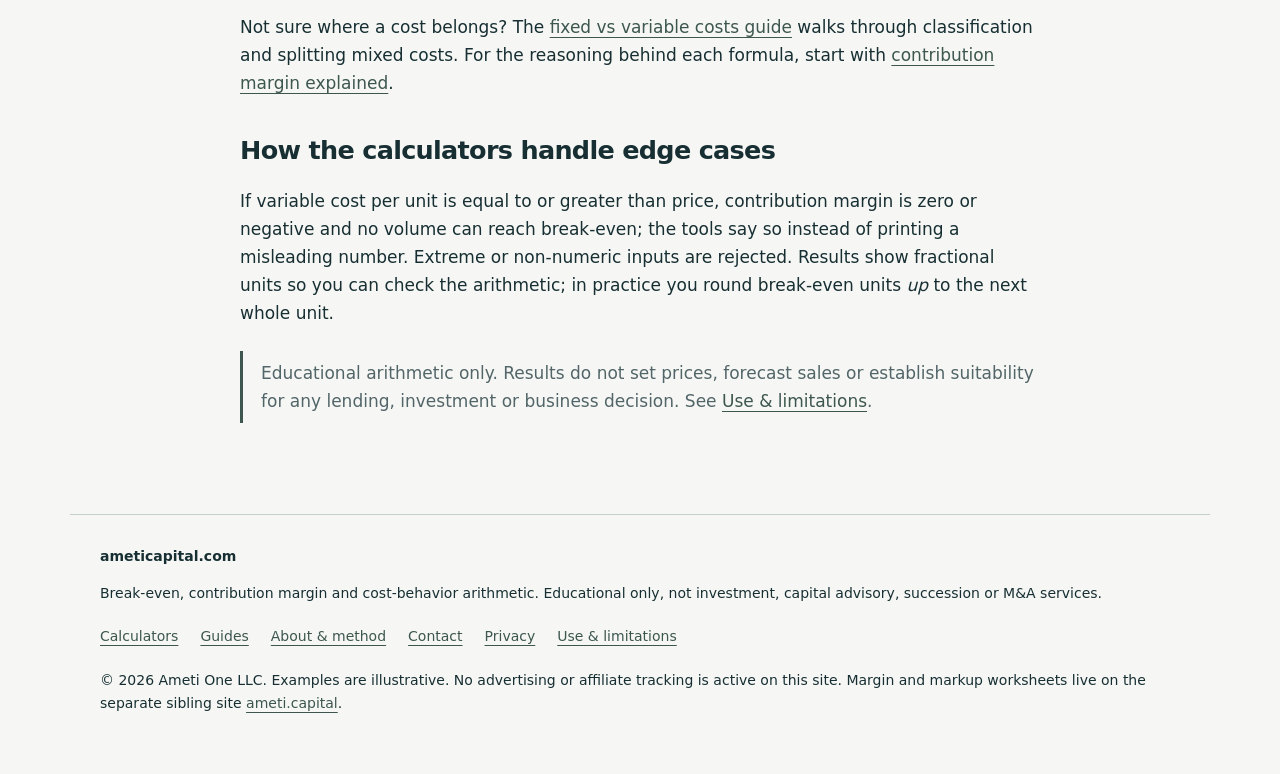
<file: tools/index.html>
<!doctype html>
<html lang="en">
<head>
<meta charset="utf-8">
<!-- Google tag (gtag.js) - Pass 4 (2026-11-19): own property 565159904 (G-5EM8PQN10G) replaces the pooled ID; A5 config hardening; A8 production-hostname + webdriver gate; R-3 internal-traffic marking via the _internal_lane cookie (planted by ?internal=1). -->
<script>
(function () {
  var host = window.location.hostname;
  if ((host !== "ameticapital.com" && host !== "www.ameticapital.com") || navigator.webdriver) { return; }
  var internal = /(^|;\s*)_internal_lane=1(;|$)/.test(document.cookie);
  if (!internal && /[?&]internal=1(&|$)/.test(window.location.search)) {
    document.cookie = "_internal_lane=1; path=/; max-age=31536000; SameSite=Lax";
    internal = true;
  }
  window.dataLayer = window.dataLayer || [];
  function gtag(){dataLayer.push(arguments);}
  window.gtag = gtag;
  var cfg = {allow_google_signals: false, allow_ad_personalization_signals: false, ads_data_redaction: true, url_passthrough: false};
  if (internal) { cfg.traffic_type = "internal"; }
  var s = document.createElement("script");
  s.async = true;
  s.src = "https://www.googletagmanager.com/gtag/js?id=G-5EM8PQN10G";
  document.head.appendChild(s);
  gtag('js', new Date());
  gtag('config', 'G-5EM8PQN10G', cfg);
})();
</script>
<meta name="viewport" content="width=device-width,initial-scale=1">
<title>Break-Even &amp; Contribution Margin Calculators | ameticapital</title>
<meta name="description" content="Two free browser-based calculators: break-even units and revenue with a target-profit option, and contribution margin per unit, ratio and operating income.">
<meta name="robots" content="index,follow">
<link rel="canonical" href="https://ameticapital.com/tools/">
<meta property="og:title" content="Break-even and contribution margin calculators">
<meta property="og:description" content="Two free browser-based calculators: break-even units and revenue with a target-profit option, and contribution margin per unit, ratio and operating income.">
<meta property="og:site_name" content="ameticapital.com">
<meta property="og:type" content="website">
<meta property="og:url" content="https://ameticapital.com/tools/">
<meta property="og:image" content="https://ameticapital.com/og/tools.png">
<meta property="og:image:width" content="1200">
<meta property="og:image:height" content="630">
<meta property="og:image:alt" content="ameticapital.com — break-even and contribution margin worksheets">
<meta name="twitter:card" content="summary_large_image">
<meta name="twitter:image" content="https://ameticapital.com/og/tools.png">

<link rel="icon" type="image/svg+xml" href="/favicon.svg">
<link rel="apple-touch-icon" href="/apple-touch-icon.png">
<link rel="stylesheet" href="/style.css">
<script type="application/ld+json">{"@context":"https://schema.org","@graph":[{"@type":"WebPage","@id":"https://ameticapital.com/tools/#webpage","url":"https://ameticapital.com/tools/","name":"Break-Even & Contribution Margin Calculators | ameticapital","description":"Two free browser-based calculators: break-even units and revenue with a target-profit option, and contribution margin per unit, ratio and operating income.","dateModified":"2026-10-04","isPartOf":{"@type":"WebSite","name":"ameticapital.com","url":"https://ameticapital.com/"},"publisher":{"@type":"Organization","name":"Ameti One LLC","url":"https://ameticapital.com/"}},{"@type":"BreadcrumbList","itemListElement":[{"@type":"ListItem","position":1,"name":"Home","item":"https://ameticapital.com/"},{"@type":"ListItem","position":2,"name":"Calculators","item":"https://ameticapital.com/tools/"}]}]}</script>
</head>
<body>
<a class="skip" href="#main">Skip to content</a>
<header>
  <a class="brand" href="/"><svg width="30" height="30" viewBox="0 0 64 64" aria-hidden="true" focusable="false"><rect width="64" height="64" rx="12" fill="#3d5650"/><line x1="12" y1="33.3" x2="52" y2="22.4" stroke="#e8c07a" stroke-width="5" stroke-linecap="round"/><line x1="12" y1="52" x2="52" y2="12" stroke="#f6f7f4" stroke-width="5" stroke-linecap="round"/><circle cx="37" cy="27" r="4.6" fill="#b07a2a" stroke="#f6f7f4" stroke-width="1.6"/></svg>ameticapital.com<span class="brand-sub">Educational business arithmetic</span></a>
  <nav aria-label="Main">
    <a href="/tools/">Calculators</a>
    <a href="/guides/">Guides</a>
    <a href="/about/">About</a>
  </nav>
</header>
<main id="main">
<nav class="breadcrumbs" aria-label="Breadcrumb"><a href="/">Home</a> / <span aria-current="page">Calculators</span></nav>
<article class="prose">
<h1>Break-even and contribution margin calculators</h1>
<p class="lead">Two small worksheets for cost-volume-profit arithmetic. Both run entirely in your browser, show their formulas, and let you download or print a plain-text record of the inputs and result.</p>
<div class="cards">
  <a class="card" href="/tools/break-even/"><span>CALCULATOR</span><h3>Break-even calculator</h3><p>Fixed costs, price and variable cost per unit in; break-even units, break-even revenue and units for an optional target profit out.</p><span>Open →</span></a>
  <a class="card" href="/tools/contribution-margin/"><span>CALCULATOR</span><h3>Contribution margin calculator</h3><p>Units, price, variable cost and fixed costs in; contribution per unit, total contribution, ratio and operating income out.</p><span>Open →</span></a>
</div>
<h2>Which calculator answers your question?</h2>
<table>
<thead><tr><th scope="col">Your question</th><th scope="col">Use</th><th scope="col">Key output</th></tr></thead>
<tbody>
<tr><td>How many units must we sell before we stop losing money?</td><td><a href="/tools/break-even/">Break-even</a></td><td>Break-even units (round up)</td></tr>
<tr><td>How much revenue covers this month's fixed costs?</td><td><a href="/tools/break-even/">Break-even</a></td><td>Break-even revenue</td></tr>
<tr><td>How many units for a $3,000 profit goal?</td><td><a href="/tools/break-even/">Break-even</a> (target profit field)</td><td>Units for target profit</td></tr>
<tr><td>How much does each sale contribute toward overhead?</td><td><a href="/tools/contribution-margin/">Contribution margin</a></td><td>Contribution per unit and ratio</td></tr>
<tr><td>What operating income does a given volume produce?</td><td><a href="/tools/contribution-margin/">Contribution margin</a></td><td>Total contribution − fixed costs</td></tr>
</tbody>
</table>
<h2>Gather these inputs first</h2>
<ol>
<li><strong>Selling price per unit</strong>, net of discounts you routinely give and excluding sales tax collected for a government.</li>
<li><strong>Variable cost per unit</strong>: costs that rise in proportion to each unit sold, such as materials, packaging, per-unit shipping, sales commissions and card-processing fees.</li>
<li><strong>Fixed costs for one period</strong>: costs that stay flat within your normal volume range, such as rent, salaried wages, insurance and software subscriptions. Use the same period (usually a month) everywhere.</li>
</ol>
<p>Not sure where a cost belongs? The <a href="/guides/fixed-vs-variable-costs/">fixed vs variable costs guide</a> walks through classification and splitting mixed costs. For the reasoning behind each formula, start with <a href="/guides/contribution-margin/">contribution margin explained</a>.</p>
<h2>How the calculators handle edge cases</h2>
<p>If variable cost per unit is equal to or greater than price, contribution margin is zero or negative and no volume can reach break-even; the tools say so instead of printing a misleading number. Extreme or non-numeric inputs are rejected. Results show fractional units so you can check the arithmetic; in practice you round break-even units <em>up</em> to the next whole unit.</p>
<p class="disclaimer-callout">Educational arithmetic only. Results do not set prices, forecast sales or establish suitability for any lending, investment or business decision. See <a href="/terms/">Use &amp; limitations</a>.</p>
</article>
</main>
<footer>
  <strong>ameticapital.com</strong>
  <p>Break-even, contribution margin and cost-behavior arithmetic. Educational only, not investment, capital advisory, succession or M&amp;A services.</p>
  <nav aria-label="Footer">
    <a href="/tools/">Calculators</a>
    <a href="/guides/">Guides</a>
    <a href="/about/">About &amp; method</a>
    <a href="/contact/">Contact</a>
    <a href="/privacy/">Privacy</a>
    <a href="/terms/">Use &amp; limitations</a>
  </nav>
  <p>© 2026 Ameti One LLC. Examples are illustrative. No advertising or affiliate tracking is active on this site. Margin and markup worksheets live on the separate sibling site <a href="https://ameti.capital/">ameti.capital</a>.</p>
</footer>
</body>
</html>
</file>
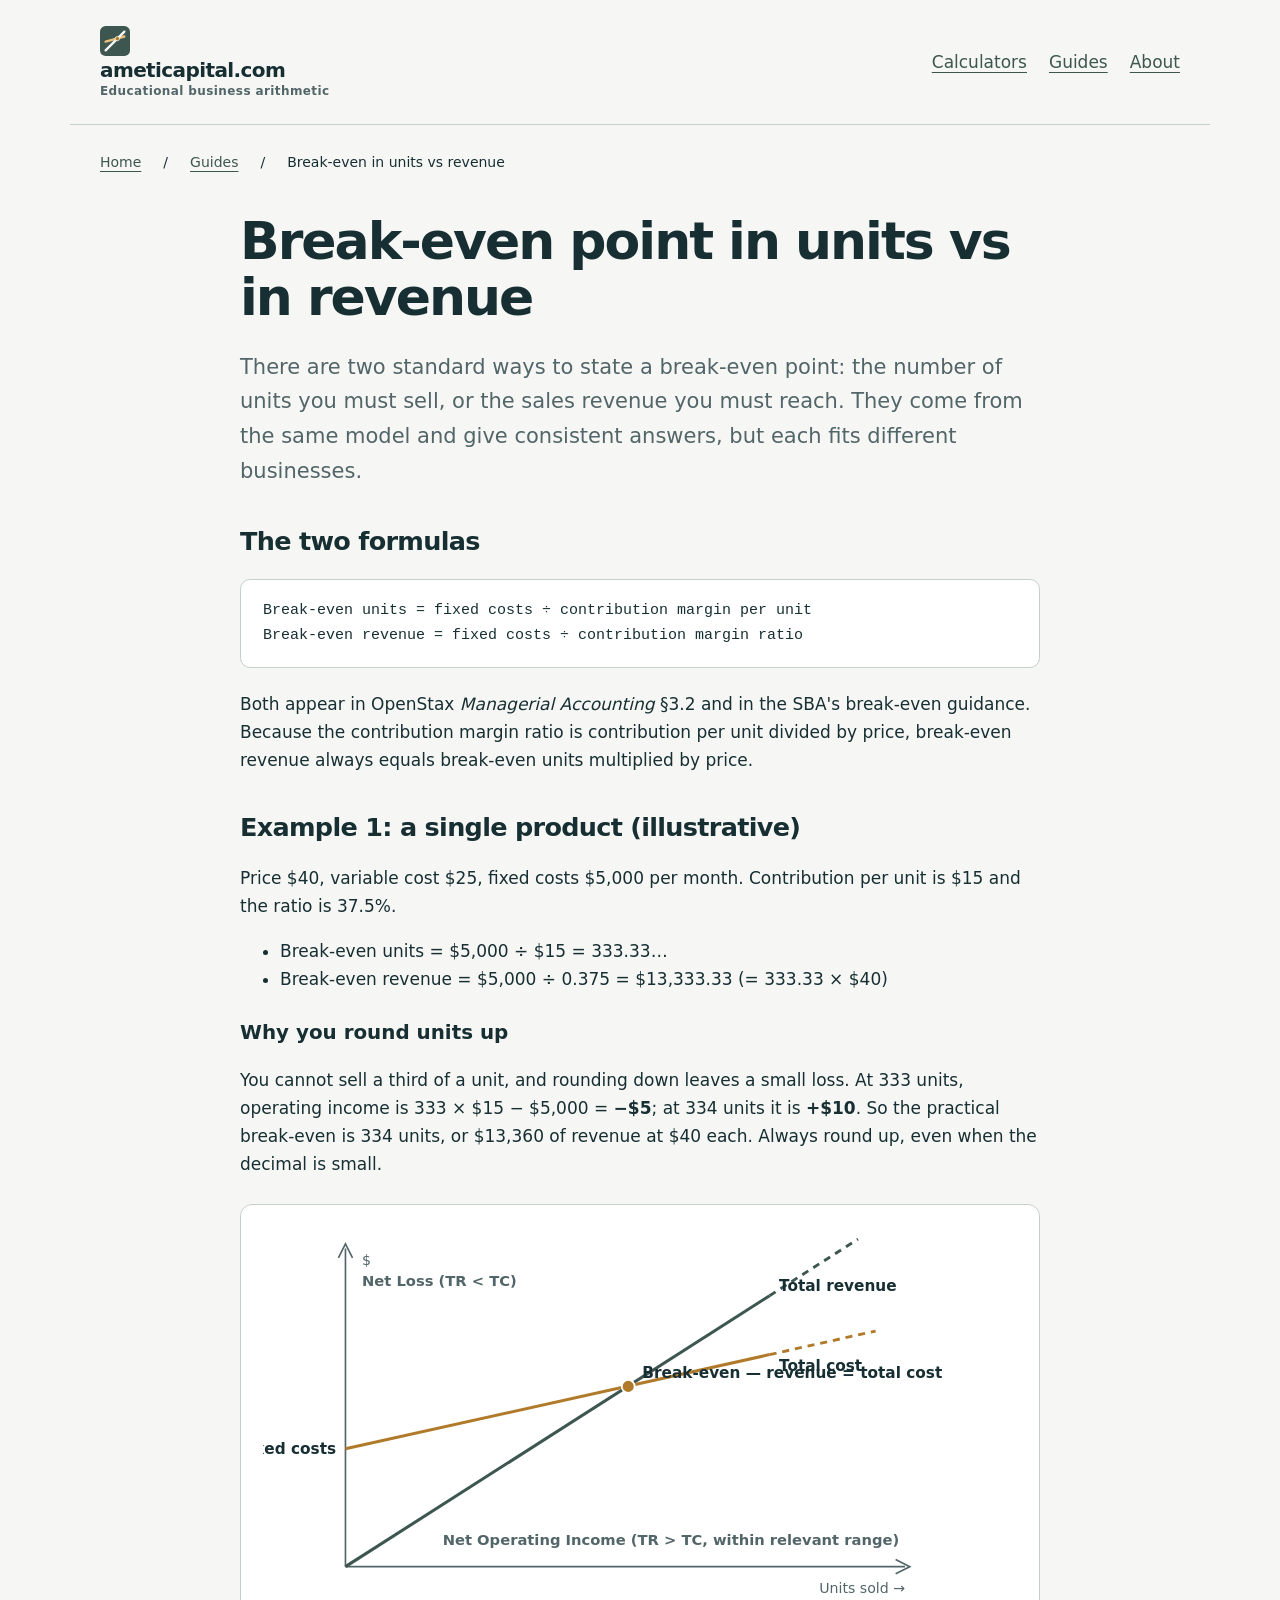
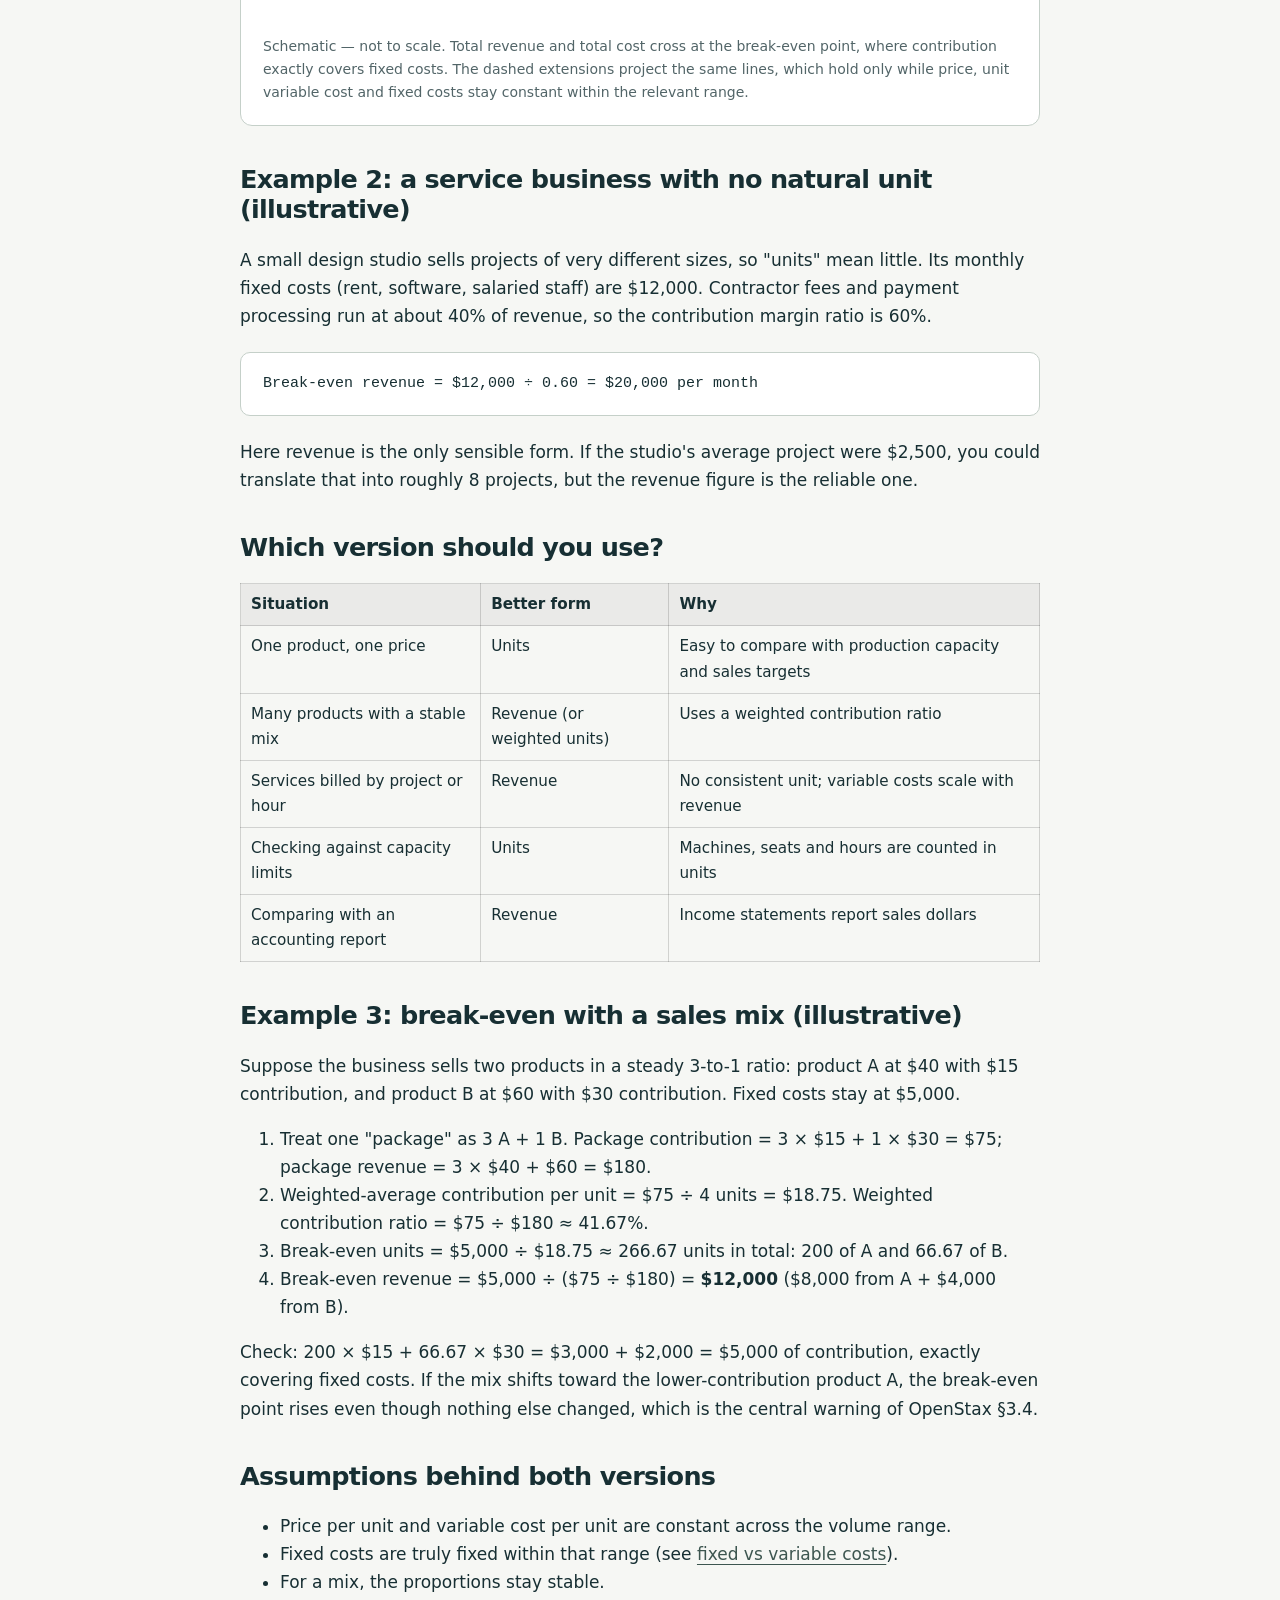
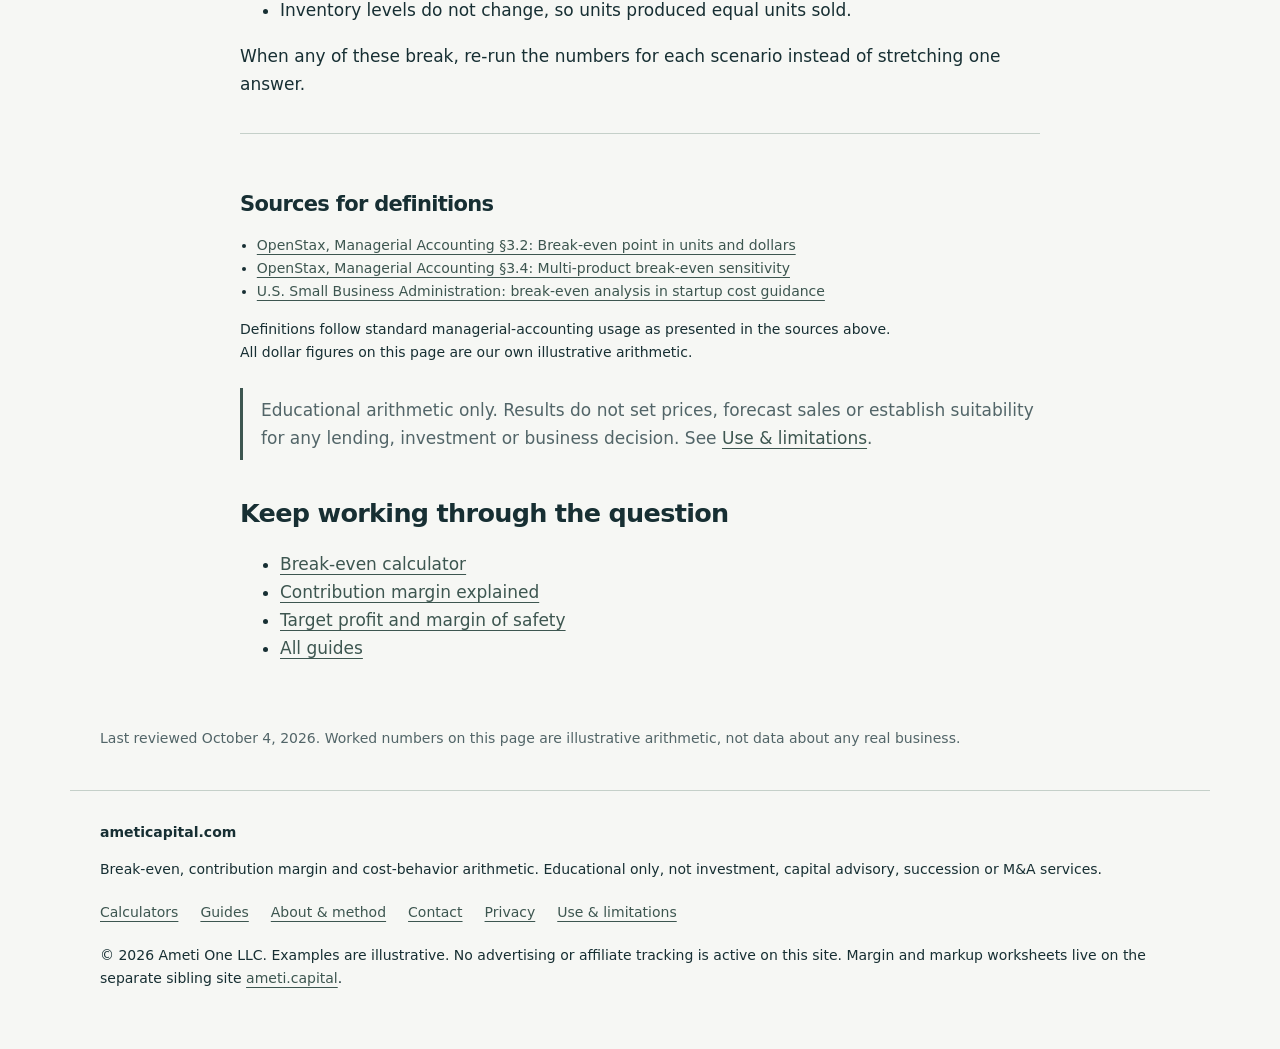
<file: guides/break-even-units-vs-revenue/index.html>
<!doctype html>
<html lang="en">
<head>
<meta charset="utf-8">
<!-- Google tag (gtag.js) - Pass 4 (2026-11-19): own property 565159904 (G-5EM8PQN10G) replaces the pooled ID; A5 config hardening; A8 production-hostname + webdriver gate; R-3 internal-traffic marking via the _internal_lane cookie (planted by ?internal=1). -->
<script>
(function () {
  var host = window.location.hostname;
  if ((host !== "ameticapital.com" && host !== "www.ameticapital.com") || navigator.webdriver) { return; }
  var internal = /(^|;\s*)_internal_lane=1(;|$)/.test(document.cookie);
  if (!internal && /[?&]internal=1(&|$)/.test(window.location.search)) {
    document.cookie = "_internal_lane=1; path=/; max-age=31536000; SameSite=Lax";
    internal = true;
  }
  window.dataLayer = window.dataLayer || [];
  function gtag(){dataLayer.push(arguments);}
  window.gtag = gtag;
  var cfg = {allow_google_signals: false, allow_ad_personalization_signals: false, ads_data_redaction: true, url_passthrough: false};
  if (internal) { cfg.traffic_type = "internal"; }
  var s = document.createElement("script");
  s.async = true;
  s.src = "https://www.googletagmanager.com/gtag/js?id=G-5EM8PQN10G";
  document.head.appendChild(s);
  gtag('js', new Date());
  gtag('config', 'G-5EM8PQN10G', cfg);
})();
</script>
<meta name="viewport" content="width=device-width,initial-scale=1">
<title>Break-Even Point in Units vs Revenue: Formulas &amp; Examples</title>
<meta name="description" content="How to calculate break-even in units and in sales dollars, when each version is the right one, why units round up, and how to handle a multi-product sales mix.">
<meta name="robots" content="index,follow">
<link rel="canonical" href="https://ameticapital.com/guides/break-even-units-vs-revenue/">
<meta property="og:title" content="Break-even point in units vs in revenue">
<meta property="og:description" content="How to calculate break-even in units and in sales dollars, when each version is the right one, why units round up, and how to handle a multi-product sales mix.">
<meta property="og:site_name" content="ameticapital.com">
<meta property="og:type" content="article">
<meta property="og:url" content="https://ameticapital.com/guides/break-even-units-vs-revenue/">
<meta property="og:image" content="https://ameticapital.com/og/guides-break-even-units-vs-revenue.png">
<meta property="og:image:width" content="1200">
<meta property="og:image:height" content="630">
<meta property="og:image:alt" content="ameticapital.com — break-even and contribution margin worksheets">
<meta name="twitter:card" content="summary_large_image">
<meta name="twitter:image" content="https://ameticapital.com/og/guides-break-even-units-vs-revenue.png">

<link rel="icon" type="image/svg+xml" href="/favicon.svg">
<link rel="apple-touch-icon" href="/apple-touch-icon.png">
<link rel="stylesheet" href="/style.css">
<script type="application/ld+json">{"@context":"https://schema.org","@graph":[{"@type":"Article","@id":"https://ameticapital.com/guides/break-even-units-vs-revenue/#article","headline":"Break-even point in units vs in revenue","description":"How to calculate break-even in units and in sales dollars, when each version is the right one, why units round up, and how to handle a multi-product sales mix.","url":"https://ameticapital.com/guides/break-even-units-vs-revenue/","mainEntityOfPage":"https://ameticapital.com/guides/break-even-units-vs-revenue/","inLanguage":"en","author":{"@type":"Organization","name":"Ameti One LLC","url":"https://ameticapital.com/about/"},"publisher":{"@type":"Organization","name":"Ameti One LLC","url":"https://ameticapital.com/"},"dateModified":"2026-10-04","datePublished":"2026-10-04"},{"@type":"BreadcrumbList","itemListElement":[{"@type":"ListItem","position":1,"name":"Home","item":"https://ameticapital.com/"},{"@type":"ListItem","position":2,"name":"Guides","item":"https://ameticapital.com/guides/"},{"@type":"ListItem","position":3,"name":"Break-even in units vs revenue","item":"https://ameticapital.com/guides/break-even-units-vs-revenue/"}]}]}</script>
</head>
<body>
<a class="skip" href="#main">Skip to content</a>
<header>
  <a class="brand" href="/"><svg width="30" height="30" viewBox="0 0 64 64" aria-hidden="true" focusable="false"><rect width="64" height="64" rx="12" fill="#3d5650"/><line x1="12" y1="33.3" x2="52" y2="22.4" stroke="#e8c07a" stroke-width="5" stroke-linecap="round"/><line x1="12" y1="52" x2="52" y2="12" stroke="#f6f7f4" stroke-width="5" stroke-linecap="round"/><circle cx="37" cy="27" r="4.6" fill="#b07a2a" stroke="#f6f7f4" stroke-width="1.6"/></svg>ameticapital.com<span class="brand-sub">Educational business arithmetic</span></a>
  <nav aria-label="Main">
    <a href="/tools/">Calculators</a>
    <a href="/guides/">Guides</a>
    <a href="/about/">About</a>
  </nav>
</header>
<main id="main">
<nav class="breadcrumbs" aria-label="Breadcrumb"><a href="/">Home</a> / <a href="/guides/">Guides</a> / <span aria-current="page">Break-even in units vs revenue</span></nav>
<article class="prose">
<h1>Break-even point in units vs in revenue</h1>
<p class="lead">There are two standard ways to state a break-even point: the number of units you must sell, or the sales revenue you must reach. They come from the same model and give consistent answers, but each fits different businesses.</p>
<h2>The two formulas</h2>
<div class="formula-box" role="region" aria-label="Break-even formulas">
  Break-even units = fixed costs ÷ contribution margin per unit<br>
  Break-even revenue = fixed costs ÷ contribution margin ratio
</div>
<p>Both appear in OpenStax <em>Managerial Accounting</em> §3.2 and in the SBA's break-even guidance. Because the contribution margin ratio is contribution per unit divided by price, break-even revenue always equals break-even units multiplied by price.</p>
<h2>Example 1: a single product (illustrative)</h2>
<p>Price $40, variable cost $25, fixed costs $5,000 per month. Contribution per unit is $15 and the ratio is 37.5%.</p>
<ul>
<li>Break-even units = $5,000 ÷ $15 = 333.33…</li>
<li>Break-even revenue = $5,000 ÷ 0.375 = $13,333.33 (= 333.33 × $40)</li>
</ul>
<h3>Why you round units up</h3>
<p>You cannot sell a third of a unit, and rounding down leaves a small loss. At 333 units, operating income is 333 × $15 − $5,000 = <strong>−$5</strong>; at 334 units it is <strong>+$10</strong>. So the practical break-even is 334 units, or $13,360 of revenue at $40 each. Always round up, even when the decimal is small.</p>
<figure class="schematic">
<svg viewBox="0 0 640 340" role="img" aria-labelledby="be-schem-t">
<title id="be-schem-t">Schematic break-even chart: total revenue and total cost lines crossing</title>
<line x1="70" y1="20" x2="70" y2="290" stroke="#526568" stroke-width="1.4"/>
<line x1="70" y1="290" x2="545" y2="290" stroke="#526568" stroke-width="1.4"/>
<path d="M 64 28 L 70 16 L 76 28" fill="none" stroke="#526568" stroke-width="1.4"/>
<path d="M 537 284 L 549 290 L 537 296" fill="none" stroke="#526568" stroke-width="1.4"/>
<line x1="430" y1="60" x2="505" y2="12" stroke="#3d5650" stroke-width="2.4" stroke-dasharray="6 5"/>
<line x1="430" y1="110" x2="520" y2="90" stroke="#b07a2a" stroke-width="2.4" stroke-dasharray="6 5"/>
<line x1="70" y1="290" x2="430" y2="60" stroke="#3d5650" stroke-width="2.6"/>
<line x1="70" y1="190" x2="430" y2="110" stroke="#b07a2a" stroke-width="2.6"/>
<circle cx="310" cy="137" r="5.5" fill="#b07a2a" stroke="#fff" stroke-width="1.6"/>
<text x="322" y="130" class="s-label">Break-even — revenue = total cost</text>
<text x="62" y="194" text-anchor="end" class="s-label">Fixed costs</text>
<text x="438" y="56" class="s-label">Total revenue</text>
<text x="438" y="124" class="s-label">Total cost</text>
<text x="84" y="52" class="s-region">Net Loss (TR &lt; TC)</text>
<text x="540" y="272" text-anchor="end" class="s-region">Net Operating Income (TR &gt; TC, within relevant range)</text>
<text x="84" y="34" class="s-note">$</text>
<text x="545" y="312" text-anchor="end" class="s-note">Units sold →</text>
</svg>
<figcaption>Schematic — not to scale. Total revenue and total cost cross at the break-even point, where contribution exactly covers fixed costs. The dashed extensions project the same lines, which hold only while price, unit variable cost and fixed costs stay constant within the relevant range.</figcaption>
</figure>
<h2>Example 2: a service business with no natural unit (illustrative)</h2>
<p>A small design studio sells projects of very different sizes, so "units" mean little. Its monthly fixed costs (rent, software, salaried staff) are $12,000. Contractor fees and payment processing run at about 40% of revenue, so the contribution margin ratio is 60%.</p>
<div class="formula-box" role="region" aria-label="Service break-even example">Break-even revenue = $12,000 ÷ 0.60 = $20,000 per month</div>
<p>Here revenue is the only sensible form. If the studio's average project were $2,500, you could translate that into roughly 8 projects, but the revenue figure is the reliable one.</p>
<h2>Which version should you use?</h2>
<table>
<thead><tr><th scope="col">Situation</th><th scope="col">Better form</th><th scope="col">Why</th></tr></thead>
<tbody>
<tr><td>One product, one price</td><td>Units</td><td>Easy to compare with production capacity and sales targets</td></tr>
<tr><td>Many products with a stable mix</td><td>Revenue (or weighted units)</td><td>Uses a weighted contribution ratio</td></tr>
<tr><td>Services billed by project or hour</td><td>Revenue</td><td>No consistent unit; variable costs scale with revenue</td></tr>
<tr><td>Checking against capacity limits</td><td>Units</td><td>Machines, seats and hours are counted in units</td></tr>
<tr><td>Comparing with an accounting report</td><td>Revenue</td><td>Income statements report sales dollars</td></tr>
</tbody>
</table>
<h2>Example 3: break-even with a sales mix (illustrative)</h2>
<p>Suppose the business sells two products in a steady 3-to-1 ratio: product A at $40 with $15 contribution, and product B at $60 with $30 contribution. Fixed costs stay at $5,000.</p>
<ol>
<li>Treat one "package" as 3 A + 1 B. Package contribution = 3 × $15 + 1 × $30 = $75; package revenue = 3 × $40 + $60 = $180.</li>
<li>Weighted-average contribution per unit = $75 ÷ 4 units = $18.75. Weighted contribution ratio = $75 ÷ $180 ≈ 41.67%.</li>
<li>Break-even units = $5,000 ÷ $18.75 ≈ 266.67 units in total: 200 of A and 66.67 of B.</li>
<li>Break-even revenue = $5,000 ÷ ($75 ÷ $180) = <strong>$12,000</strong> ($8,000 from A + $4,000 from B).</li>
</ol>
<p>Check: 200 × $15 + 66.67 × $30 = $3,000 + $2,000 = $5,000 of contribution, exactly covering fixed costs. If the mix shifts toward the lower-contribution product A, the break-even point rises even though nothing else changed, which is the central warning of OpenStax §3.4.</p>
<h2>Assumptions behind both versions</h2>
<ul>
<li>Price per unit and variable cost per unit are constant across the volume range.</li>
<li>Fixed costs are truly fixed within that range (see <a href="/guides/fixed-vs-variable-costs/">fixed vs variable costs</a>).</li>
<li>For a mix, the proportions stay stable.</li>
<li>Inventory levels do not change, so units produced equal units sold.</li>
</ul>
<p>When any of these break, re-run the numbers for each scenario instead of stretching one answer.</p>
<section class="sources"><h2>Sources for definitions</h2><ul><li><a href="https://openstax.org/books/principles-managerial-accounting/pages/3-2-calculate-a-break-even-point-in-units-and-dollars" rel="noopener">OpenStax, Managerial Accounting §3.2: Break-even point in units and dollars</a></li><li><a href="https://openstax.org/books/principles-managerial-accounting/pages/3-4-perform-break-even-sensitivity-analysis-for-a-multi-product-environment-under-changing-business-situations" rel="noopener">OpenStax, Managerial Accounting §3.4: Multi-product break-even sensitivity</a></li><li><a href="https://www.sba.gov/business-guide/plan-your-business/calculate-your-startup-costs" rel="noopener">U.S. Small Business Administration: break-even analysis in startup cost guidance</a></li></ul><p>Definitions follow standard managerial-accounting usage as presented in the sources above. All dollar figures on this page are our own illustrative arithmetic.</p></section>
<p class="disclaimer-callout">Educational arithmetic only. Results do not set prices, forecast sales or establish suitability for any lending, investment or business decision. See <a href="/terms/">Use &amp; limitations</a>.</p>
<section data-related><h2>Keep working through the question</h2><ul><li><a href="/tools/break-even/">Break-even calculator</a></li><li><a href="/guides/contribution-margin/">Contribution margin explained</a></li><li><a href="/guides/target-profit-margin-of-safety/">Target profit and margin of safety</a></li><li><a href="/guides/">All guides</a></li></ul></section>
</article>
<p class="note">Last reviewed October 4, 2026. Worked numbers on this page are illustrative arithmetic, not data about any real business.</p>
</main>
<footer>
  <strong>ameticapital.com</strong>
  <p>Break-even, contribution margin and cost-behavior arithmetic. Educational only, not investment, capital advisory, succession or M&amp;A services.</p>
  <nav aria-label="Footer">
    <a href="/tools/">Calculators</a>
    <a href="/guides/">Guides</a>
    <a href="/about/">About &amp; method</a>
    <a href="/contact/">Contact</a>
    <a href="/privacy/">Privacy</a>
    <a href="/terms/">Use &amp; limitations</a>
  </nav>
  <p>© 2026 Ameti One LLC. Examples are illustrative. No advertising or affiliate tracking is active on this site. Margin and markup worksheets live on the separate sibling site <a href="https://ameti.capital/">ameti.capital</a>.</p>
</footer>
</body>
</html>
</file>
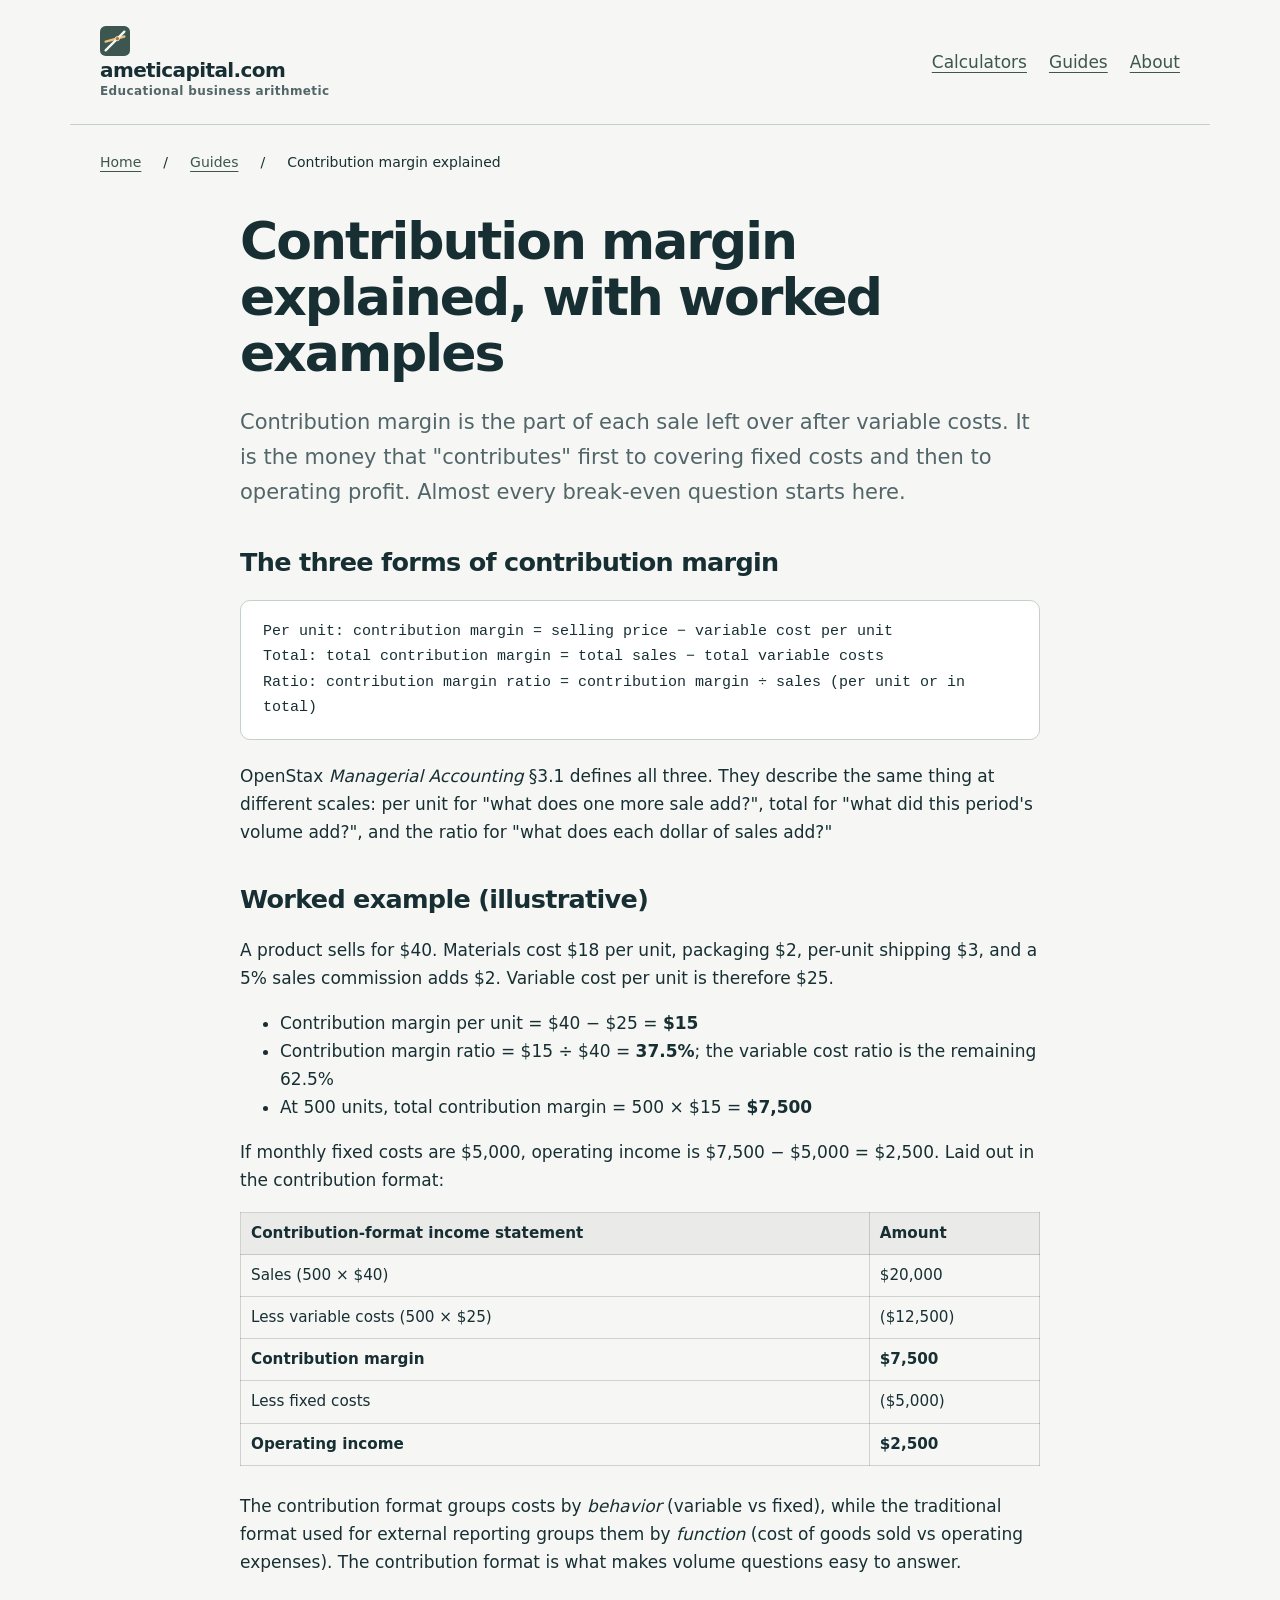
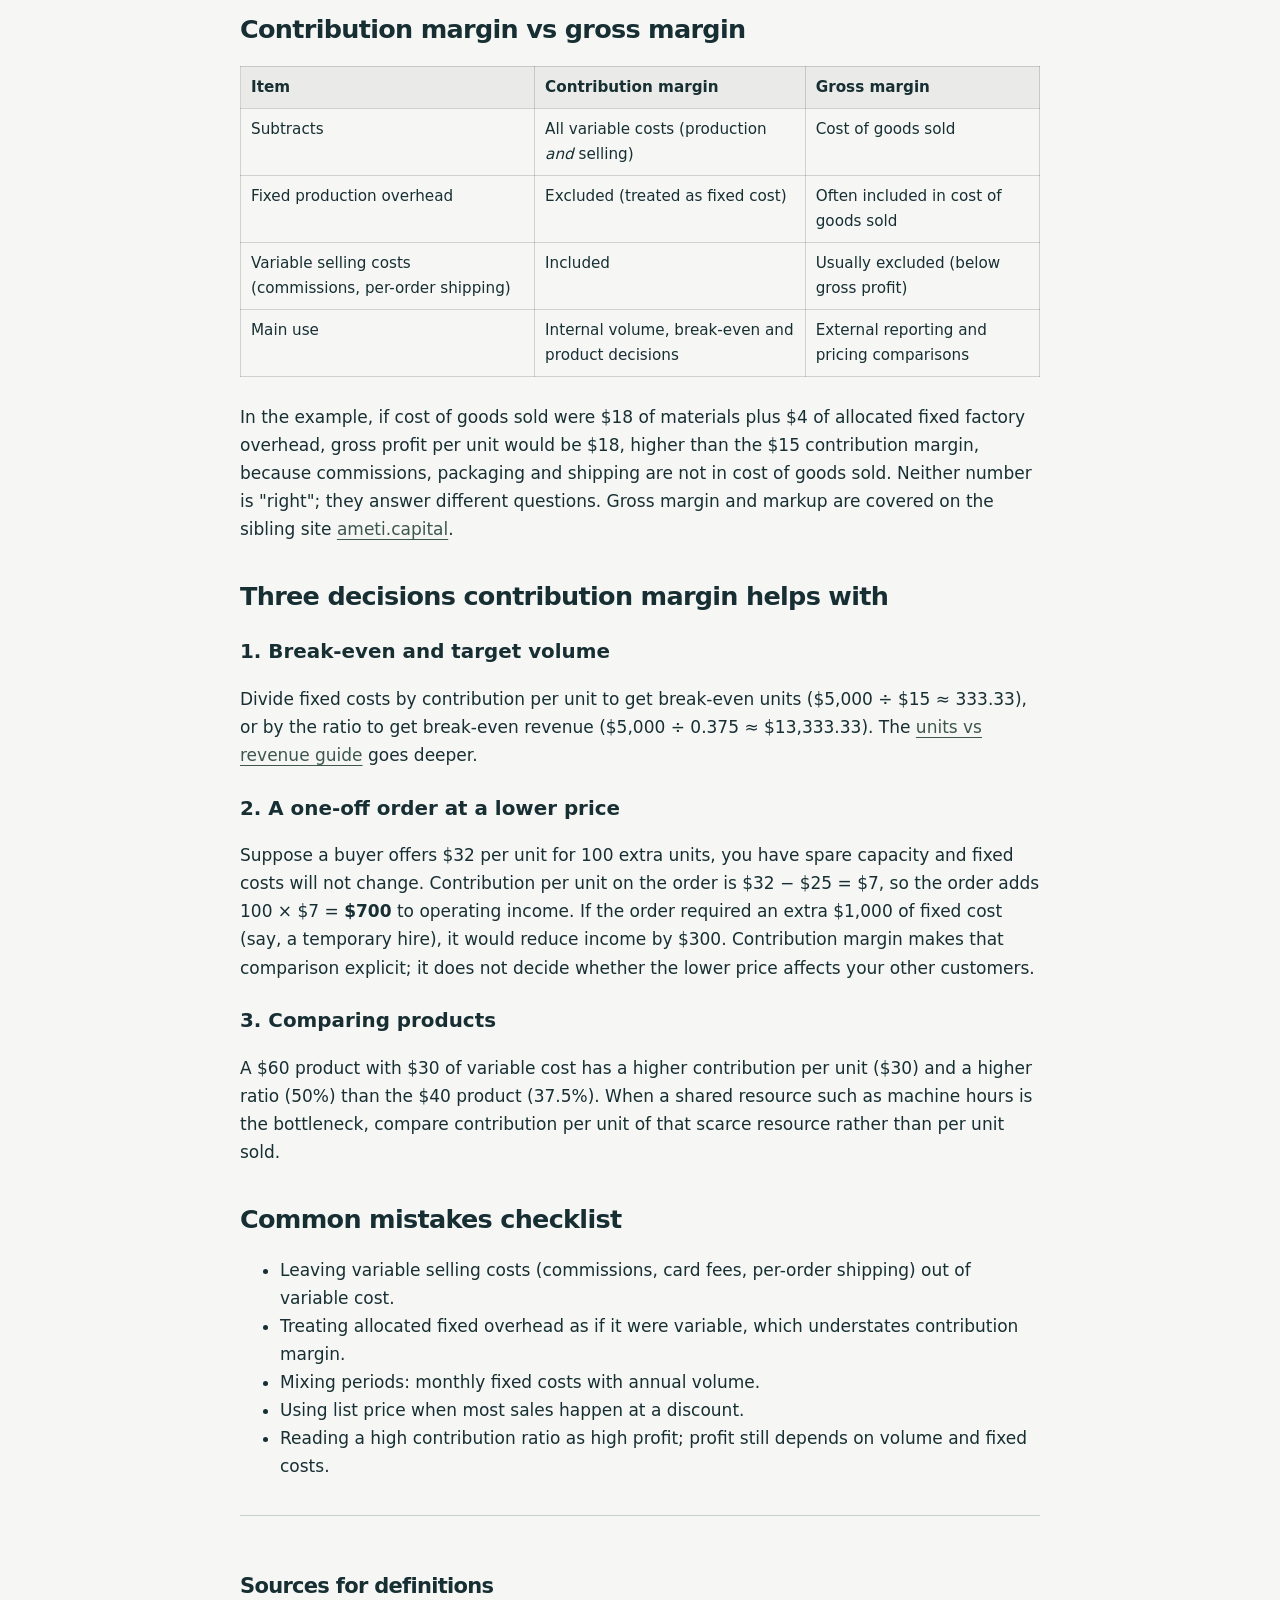
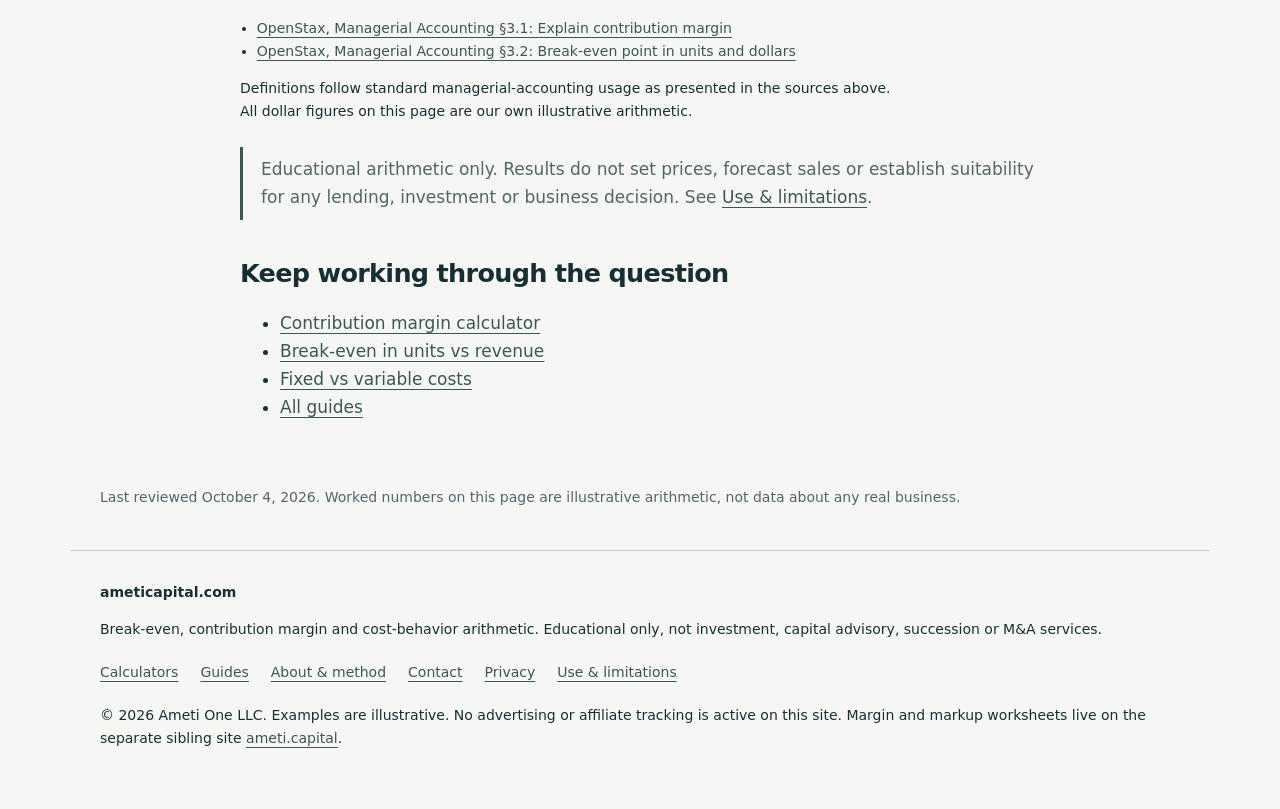
<file: guides/contribution-margin/index.html>
<!doctype html>
<html lang="en">
<head>
<meta charset="utf-8">
<!-- Google tag (gtag.js) - Pass 4 (2026-11-19): own property 565159904 (G-5EM8PQN10G) replaces the pooled ID; A5 config hardening; A8 production-hostname + webdriver gate; R-3 internal-traffic marking via the _internal_lane cookie (planted by ?internal=1). -->
<script>
(function () {
  var host = window.location.hostname;
  if ((host !== "ameticapital.com" && host !== "www.ameticapital.com") || navigator.webdriver) { return; }
  var internal = /(^|;\s*)_internal_lane=1(;|$)/.test(document.cookie);
  if (!internal && /[?&]internal=1(&|$)/.test(window.location.search)) {
    document.cookie = "_internal_lane=1; path=/; max-age=31536000; SameSite=Lax";
    internal = true;
  }
  window.dataLayer = window.dataLayer || [];
  function gtag(){dataLayer.push(arguments);}
  window.gtag = gtag;
  var cfg = {allow_google_signals: false, allow_ad_personalization_signals: false, ads_data_redaction: true, url_passthrough: false};
  if (internal) { cfg.traffic_type = "internal"; }
  var s = document.createElement("script");
  s.async = true;
  s.src = "https://www.googletagmanager.com/gtag/js?id=G-5EM8PQN10G";
  document.head.appendChild(s);
  gtag('js', new Date());
  gtag('config', 'G-5EM8PQN10G', cfg);
})();
</script>
<meta name="viewport" content="width=device-width,initial-scale=1">
<title>Contribution Margin Explained: Formula, Ratio &amp; Examples</title>
<meta name="description" content="What contribution margin is, how to calculate it per unit, in total and as a ratio, how it differs from gross margin, and how to use it in pricing decisions.">
<meta name="robots" content="index,follow">
<link rel="canonical" href="https://ameticapital.com/guides/contribution-margin/">
<meta property="og:title" content="Contribution margin explained, with worked examples">
<meta property="og:description" content="What contribution margin is, how to calculate it per unit, in total and as a ratio, how it differs from gross margin, and how to use it in pricing decisions.">
<meta property="og:site_name" content="ameticapital.com">
<meta property="og:type" content="article">
<meta property="og:url" content="https://ameticapital.com/guides/contribution-margin/">
<meta property="og:image" content="https://ameticapital.com/og/guides-contribution-margin.png">
<meta property="og:image:width" content="1200">
<meta property="og:image:height" content="630">
<meta property="og:image:alt" content="ameticapital.com — break-even and contribution margin worksheets">
<meta name="twitter:card" content="summary_large_image">
<meta name="twitter:image" content="https://ameticapital.com/og/guides-contribution-margin.png">

<link rel="icon" type="image/svg+xml" href="/favicon.svg">
<link rel="apple-touch-icon" href="/apple-touch-icon.png">
<link rel="stylesheet" href="/style.css">
<script type="application/ld+json">{"@context":"https://schema.org","@graph":[{"@type":"Article","@id":"https://ameticapital.com/guides/contribution-margin/#article","headline":"Contribution margin explained, with worked examples","description":"What contribution margin is, how to calculate it per unit, in total and as a ratio, how it differs from gross margin, and how to use it in pricing decisions.","url":"https://ameticapital.com/guides/contribution-margin/","mainEntityOfPage":"https://ameticapital.com/guides/contribution-margin/","inLanguage":"en","author":{"@type":"Organization","name":"Ameti One LLC","url":"https://ameticapital.com/about/"},"publisher":{"@type":"Organization","name":"Ameti One LLC","url":"https://ameticapital.com/"},"dateModified":"2026-10-04"},{"@type":"BreadcrumbList","itemListElement":[{"@type":"ListItem","position":1,"name":"Home","item":"https://ameticapital.com/"},{"@type":"ListItem","position":2,"name":"Guides","item":"https://ameticapital.com/guides/"},{"@type":"ListItem","position":3,"name":"Contribution margin explained","item":"https://ameticapital.com/guides/contribution-margin/"}]}]}</script>
</head>
<body>
<a class="skip" href="#main">Skip to content</a>
<header>
  <a class="brand" href="/"><svg width="30" height="30" viewBox="0 0 64 64" aria-hidden="true" focusable="false"><rect width="64" height="64" rx="12" fill="#3d5650"/><line x1="12" y1="33.3" x2="52" y2="22.4" stroke="#e8c07a" stroke-width="5" stroke-linecap="round"/><line x1="12" y1="52" x2="52" y2="12" stroke="#f6f7f4" stroke-width="5" stroke-linecap="round"/><circle cx="37" cy="27" r="4.6" fill="#b07a2a" stroke="#f6f7f4" stroke-width="1.6"/></svg>ameticapital.com<span class="brand-sub">Educational business arithmetic</span></a>
  <nav aria-label="Main">
    <a href="/tools/">Calculators</a>
    <a href="/guides/">Guides</a>
    <a href="/about/">About</a>
  </nav>
</header>
<main id="main">
<nav class="breadcrumbs" aria-label="Breadcrumb"><a href="/">Home</a> / <a href="/guides/">Guides</a> / <span aria-current="page">Contribution margin explained</span></nav>
<article class="prose">
<h1>Contribution margin explained, with worked examples</h1>
<p class="lead">Contribution margin is the part of each sale left over after variable costs. It is the money that "contributes" first to covering fixed costs and then to operating profit. Almost every break-even question starts here.</p>
<h2>The three forms of contribution margin</h2>
<div class="formula-box" role="region" aria-label="Contribution margin definitions">
  Per unit: contribution margin = selling price − variable cost per unit<br>
  Total: total contribution margin = total sales − total variable costs<br>
  Ratio: contribution margin ratio = contribution margin ÷ sales (per unit or in total)
</div>
<p>OpenStax <em>Managerial Accounting</em> §3.1 defines all three. They describe the same thing at different scales: per unit for "what does one more sale add?", total for "what did this period's volume add?", and the ratio for "what does each dollar of sales add?"</p>
<h2>Worked example (illustrative)</h2>
<p>A product sells for $40. Materials cost $18 per unit, packaging $2, per-unit shipping $3, and a 5% sales commission adds $2. Variable cost per unit is therefore $25.</p>
<ul>
<li>Contribution margin per unit = $40 − $25 = <strong>$15</strong></li>
<li>Contribution margin ratio = $15 ÷ $40 = <strong>37.5%</strong>; the variable cost ratio is the remaining 62.5%</li>
<li>At 500 units, total contribution margin = 500 × $15 = <strong>$7,500</strong></li>
</ul>
<p>If monthly fixed costs are $5,000, operating income is $7,500 − $5,000 = $2,500. Laid out in the contribution format:</p>
<table>
<thead><tr><th scope="col">Contribution-format income statement</th><th scope="col">Amount</th></tr></thead>
<tbody>
<tr><td>Sales (500 × $40)</td><td>$20,000</td></tr>
<tr><td>Less variable costs (500 × $25)</td><td>($12,500)</td></tr>
<tr><td><strong>Contribution margin</strong></td><td><strong>$7,500</strong></td></tr>
<tr><td>Less fixed costs</td><td>($5,000)</td></tr>
<tr><td><strong>Operating income</strong></td><td><strong>$2,500</strong></td></tr>
</tbody>
</table>
<p>The contribution format groups costs by <em>behavior</em> (variable vs fixed), while the traditional format used for external reporting groups them by <em>function</em> (cost of goods sold vs operating expenses). The contribution format is what makes volume questions easy to answer.</p>
<h2>Contribution margin vs gross margin</h2>
<table>
<thead><tr><th scope="col">Item</th><th scope="col">Contribution margin</th><th scope="col">Gross margin</th></tr></thead>
<tbody>
<tr><td>Subtracts</td><td>All variable costs (production <em>and</em> selling)</td><td>Cost of goods sold</td></tr>
<tr><td>Fixed production overhead</td><td>Excluded (treated as fixed cost)</td><td>Often included in cost of goods sold</td></tr>
<tr><td>Variable selling costs (commissions, per-order shipping)</td><td>Included</td><td>Usually excluded (below gross profit)</td></tr>
<tr><td>Main use</td><td>Internal volume, break-even and product decisions</td><td>External reporting and pricing comparisons</td></tr>
</tbody>
</table>
<p>In the example, if cost of goods sold were $18 of materials plus $4 of allocated fixed factory overhead, gross profit per unit would be $18, higher than the $15 contribution margin, because commissions, packaging and shipping are not in cost of goods sold. Neither number is "right"; they answer different questions. Gross margin and markup are covered on the sibling site <a href="https://ameti.capital/guides/margin-vs-markup/">ameti.capital</a>.</p>
<h2>Three decisions contribution margin helps with</h2>
<h3>1. Break-even and target volume</h3>
<p>Divide fixed costs by contribution per unit to get break-even units ($5,000 ÷ $15 ≈ 333.33), or by the ratio to get break-even revenue ($5,000 ÷ 0.375 ≈ $13,333.33). The <a href="/guides/break-even-units-vs-revenue/">units vs revenue guide</a> goes deeper.</p>
<h3>2. A one-off order at a lower price</h3>
<p>Suppose a buyer offers $32 per unit for 100 extra units, you have spare capacity and fixed costs will not change. Contribution per unit on the order is $32 − $25 = $7, so the order adds 100 × $7 = <strong>$700</strong> to operating income. If the order required an extra $1,000 of fixed cost (say, a temporary hire), it would reduce income by $300. Contribution margin makes that comparison explicit; it does not decide whether the lower price affects your other customers.</p>
<h3>3. Comparing products</h3>
<p>A $60 product with $30 of variable cost has a higher contribution per unit ($30) and a higher ratio (50%) than the $40 product (37.5%). When a shared resource such as machine hours is the bottleneck, compare contribution per unit of that scarce resource rather than per unit sold.</p>
<h2>Common mistakes checklist</h2>
<ul>
<li>Leaving variable selling costs (commissions, card fees, per-order shipping) out of variable cost.</li>
<li>Treating allocated fixed overhead as if it were variable, which understates contribution margin.</li>
<li>Mixing periods: monthly fixed costs with annual volume.</li>
<li>Using list price when most sales happen at a discount.</li>
<li>Reading a high contribution ratio as high profit; profit still depends on volume and fixed costs.</li>
</ul>
<section class="sources"><h2>Sources for definitions</h2><ul><li><a href="https://openstax.org/books/principles-managerial-accounting/pages/3-1-explain-contribution-margin-and-calculate-contribution-margin-per-unit-contribution-margin-ratio-and-total-contribution-margin" rel="noopener">OpenStax, Managerial Accounting §3.1: Explain contribution margin</a></li><li><a href="https://openstax.org/books/principles-managerial-accounting/pages/3-2-calculate-a-break-even-point-in-units-and-dollars" rel="noopener">OpenStax, Managerial Accounting §3.2: Break-even point in units and dollars</a></li></ul><p>Definitions follow standard managerial-accounting usage as presented in the sources above. All dollar figures on this page are our own illustrative arithmetic.</p></section>
<p class="disclaimer-callout">Educational arithmetic only. Results do not set prices, forecast sales or establish suitability for any lending, investment or business decision. See <a href="/terms/">Use &amp; limitations</a>.</p>
<section data-related><h2>Keep working through the question</h2><ul><li><a href="/tools/contribution-margin/">Contribution margin calculator</a></li><li><a href="/guides/break-even-units-vs-revenue/">Break-even in units vs revenue</a></li><li><a href="/guides/fixed-vs-variable-costs/">Fixed vs variable costs</a></li><li><a href="/guides/">All guides</a></li></ul></section>
</article>
<p class="note">Last reviewed October 4, 2026. Worked numbers on this page are illustrative arithmetic, not data about any real business.</p>
</main>
<footer>
  <strong>ameticapital.com</strong>
  <p>Break-even, contribution margin and cost-behavior arithmetic. Educational only, not investment, capital advisory, succession or M&amp;A services.</p>
  <nav aria-label="Footer">
    <a href="/tools/">Calculators</a>
    <a href="/guides/">Guides</a>
    <a href="/about/">About &amp; method</a>
    <a href="/contact/">Contact</a>
    <a href="/privacy/">Privacy</a>
    <a href="/terms/">Use &amp; limitations</a>
  </nav>
  <p>© 2026 Ameti One LLC. Examples are illustrative. No advertising or affiliate tracking is active on this site. Margin and markup worksheets live on the separate sibling site <a href="https://ameti.capital/">ameti.capital</a>.</p>
</footer>
</body>
</html>
</file>
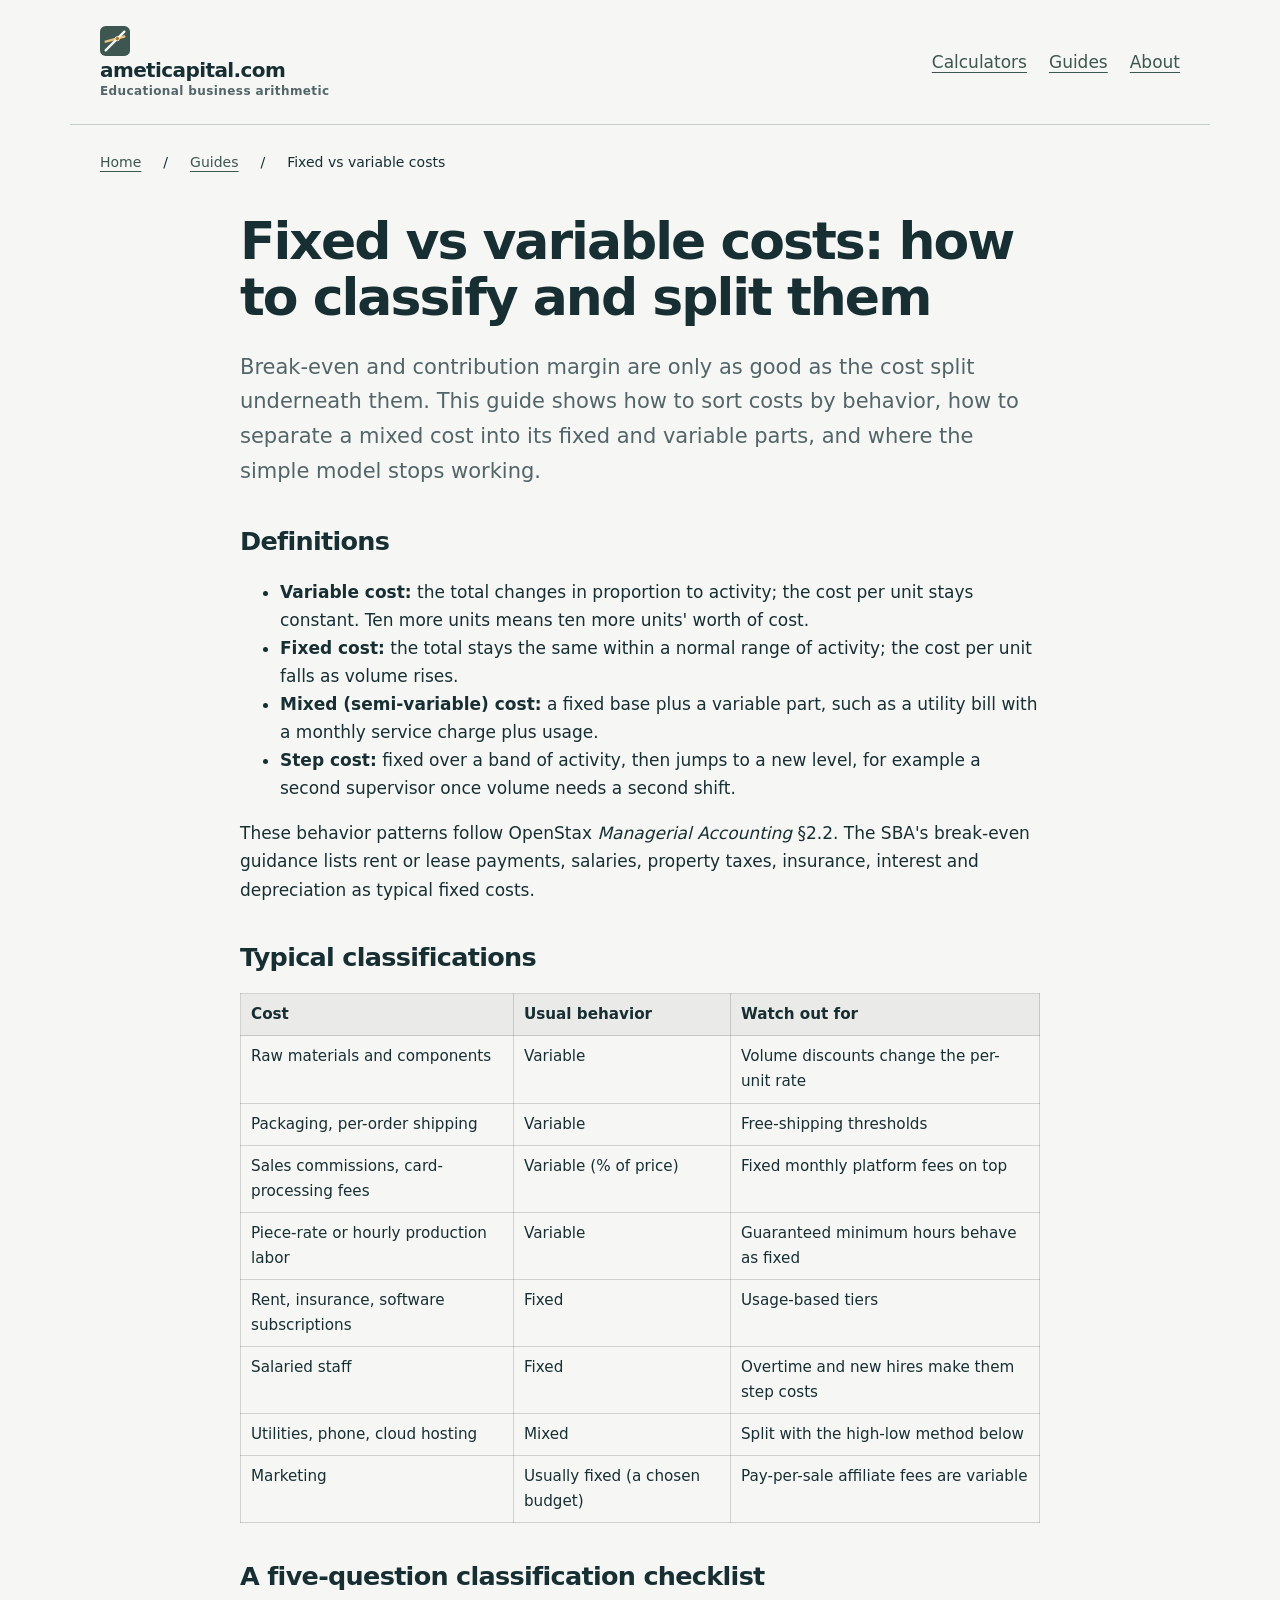
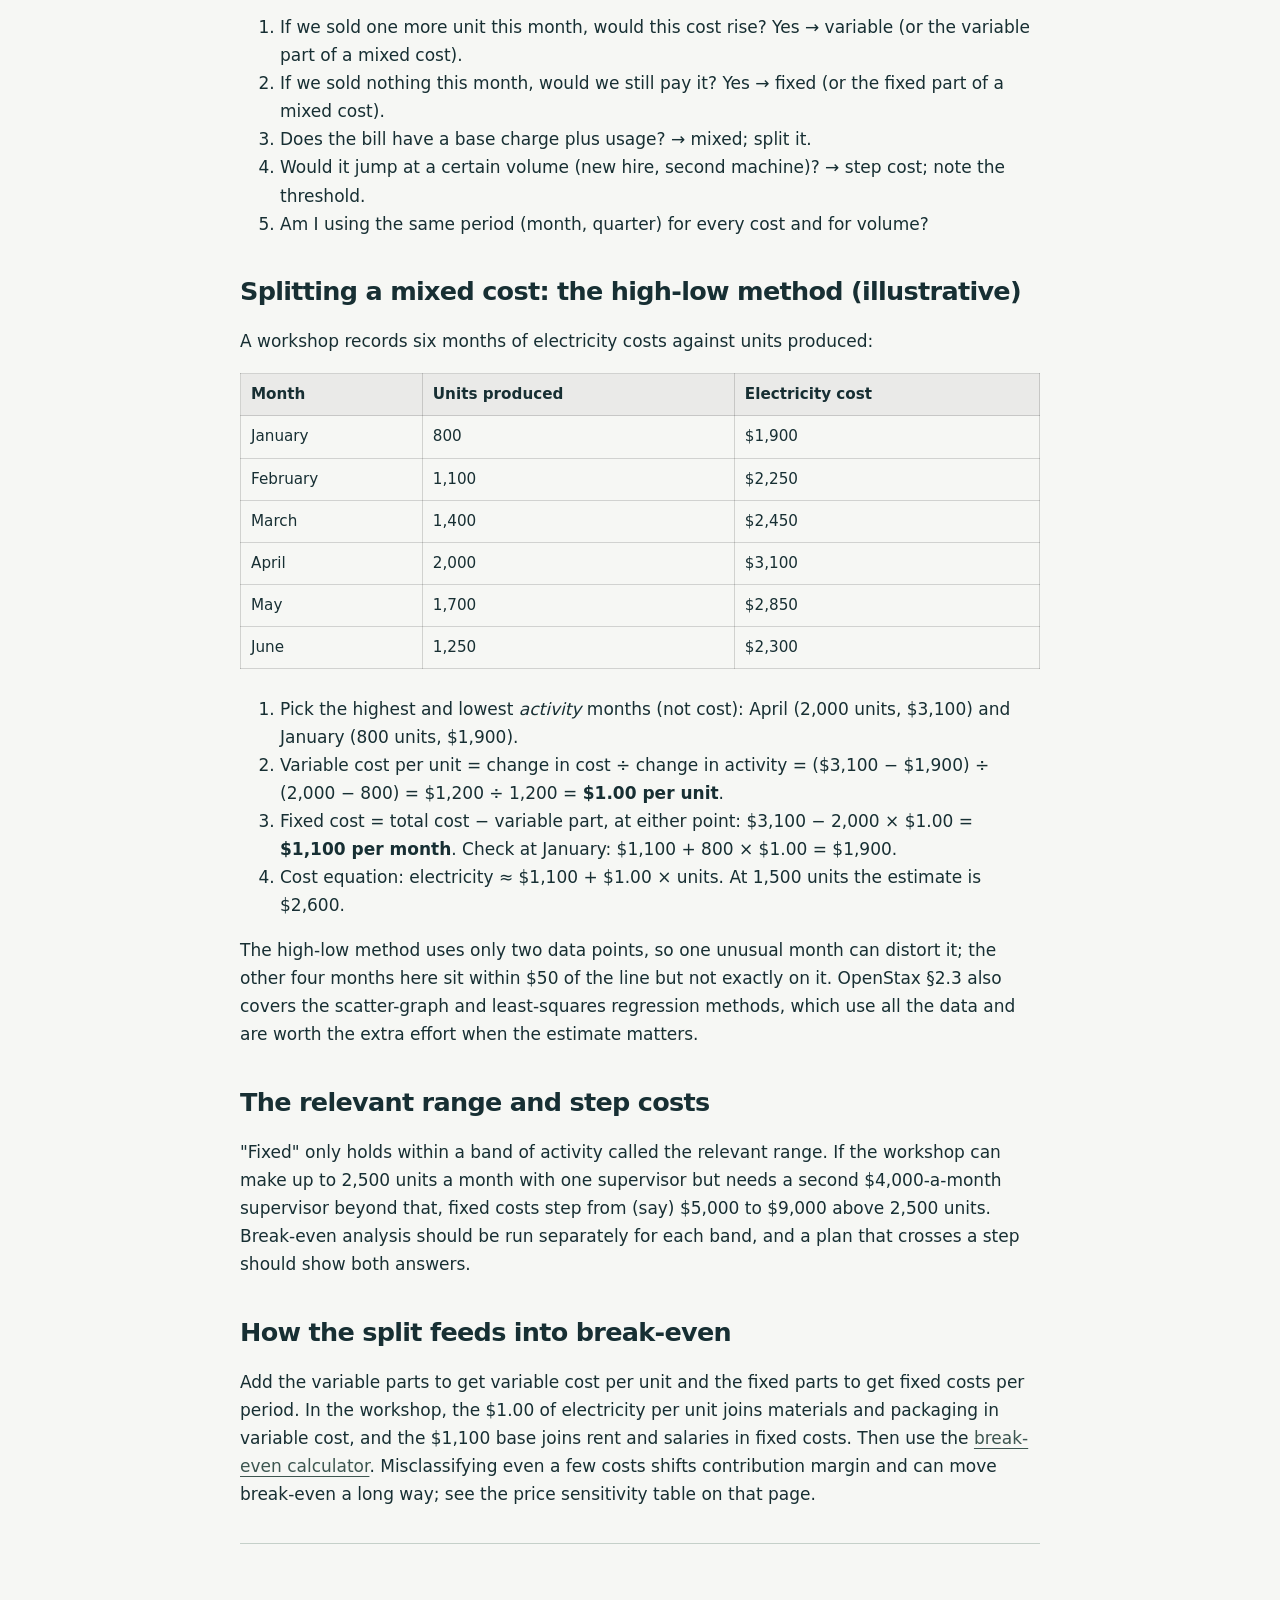
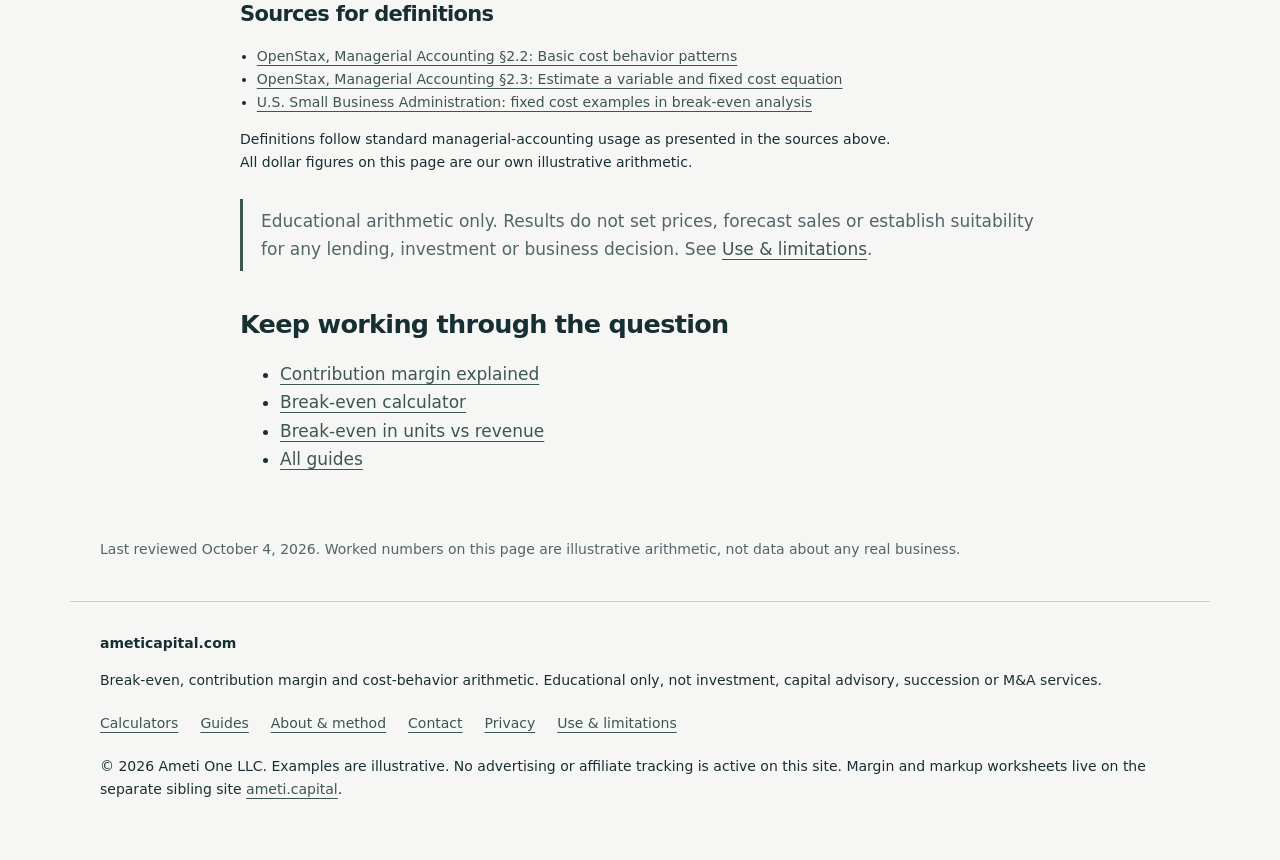
<file: guides/fixed-vs-variable-costs/index.html>
<!doctype html>
<html lang="en">
<head>
<meta charset="utf-8">
<!-- Google tag (gtag.js) - Pass 4 (2026-11-19): own property 565159904 (G-5EM8PQN10G) replaces the pooled ID; A5 config hardening; A8 production-hostname + webdriver gate; R-3 internal-traffic marking via the _internal_lane cookie (planted by ?internal=1). -->
<script>
(function () {
  var host = window.location.hostname;
  if ((host !== "ameticapital.com" && host !== "www.ameticapital.com") || navigator.webdriver) { return; }
  var internal = /(^|;\s*)_internal_lane=1(;|$)/.test(document.cookie);
  if (!internal && /[?&]internal=1(&|$)/.test(window.location.search)) {
    document.cookie = "_internal_lane=1; path=/; max-age=31536000; SameSite=Lax";
    internal = true;
  }
  window.dataLayer = window.dataLayer || [];
  function gtag(){dataLayer.push(arguments);}
  window.gtag = gtag;
  var cfg = {allow_google_signals: false, allow_ad_personalization_signals: false, ads_data_redaction: true, url_passthrough: false};
  if (internal) { cfg.traffic_type = "internal"; }
  var s = document.createElement("script");
  s.async = true;
  s.src = "https://www.googletagmanager.com/gtag/js?id=G-5EM8PQN10G";
  document.head.appendChild(s);
  gtag('js', new Date());
  gtag('config', 'G-5EM8PQN10G', cfg);
})();
</script>
<meta name="viewport" content="width=device-width,initial-scale=1">
<title>Fixed vs Variable Costs: Examples, Mixed Costs &amp; High-Low</title>
<meta name="description" content="How to tell fixed from variable costs, with examples, a classification checklist, a high-low method worked example for mixed costs and notes on step costs.">
<meta name="robots" content="index,follow">
<link rel="canonical" href="https://ameticapital.com/guides/fixed-vs-variable-costs/">
<meta property="og:title" content="Fixed vs variable costs: how to classify and split them">
<meta property="og:description" content="How to tell fixed from variable costs, with examples, a classification checklist, a high-low method worked example for mixed costs and notes on step costs.">
<meta property="og:site_name" content="ameticapital.com">
<meta property="og:type" content="article">
<meta property="og:url" content="https://ameticapital.com/guides/fixed-vs-variable-costs/">
<meta property="og:image" content="https://ameticapital.com/og/guides-fixed-vs-variable-costs.png">
<meta property="og:image:width" content="1200">
<meta property="og:image:height" content="630">
<meta property="og:image:alt" content="ameticapital.com — break-even and contribution margin worksheets">
<meta name="twitter:card" content="summary_large_image">
<meta name="twitter:image" content="https://ameticapital.com/og/guides-fixed-vs-variable-costs.png">

<link rel="icon" type="image/svg+xml" href="/favicon.svg">
<link rel="apple-touch-icon" href="/apple-touch-icon.png">
<link rel="stylesheet" href="/style.css">
<script type="application/ld+json">{"@context":"https://schema.org","@graph":[{"@type":"Article","@id":"https://ameticapital.com/guides/fixed-vs-variable-costs/#article","headline":"Fixed vs variable costs: how to classify and split them","description":"How to tell fixed from variable costs, with examples, a classification checklist, a high-low method worked example for mixed costs and notes on step costs.","url":"https://ameticapital.com/guides/fixed-vs-variable-costs/","mainEntityOfPage":"https://ameticapital.com/guides/fixed-vs-variable-costs/","inLanguage":"en","author":{"@type":"Organization","name":"Ameti One LLC","url":"https://ameticapital.com/about/"},"publisher":{"@type":"Organization","name":"Ameti One LLC","url":"https://ameticapital.com/"},"dateModified":"2026-10-04","datePublished":"2026-10-04"},{"@type":"BreadcrumbList","itemListElement":[{"@type":"ListItem","position":1,"name":"Home","item":"https://ameticapital.com/"},{"@type":"ListItem","position":2,"name":"Guides","item":"https://ameticapital.com/guides/"},{"@type":"ListItem","position":3,"name":"Fixed vs variable costs","item":"https://ameticapital.com/guides/fixed-vs-variable-costs/"}]}]}</script>
</head>
<body>
<a class="skip" href="#main">Skip to content</a>
<header>
  <a class="brand" href="/"><svg width="30" height="30" viewBox="0 0 64 64" aria-hidden="true" focusable="false"><rect width="64" height="64" rx="12" fill="#3d5650"/><line x1="12" y1="33.3" x2="52" y2="22.4" stroke="#e8c07a" stroke-width="5" stroke-linecap="round"/><line x1="12" y1="52" x2="52" y2="12" stroke="#f6f7f4" stroke-width="5" stroke-linecap="round"/><circle cx="37" cy="27" r="4.6" fill="#b07a2a" stroke="#f6f7f4" stroke-width="1.6"/></svg>ameticapital.com<span class="brand-sub">Educational business arithmetic</span></a>
  <nav aria-label="Main">
    <a href="/tools/">Calculators</a>
    <a href="/guides/">Guides</a>
    <a href="/about/">About</a>
  </nav>
</header>
<main id="main">
<nav class="breadcrumbs" aria-label="Breadcrumb"><a href="/">Home</a> / <a href="/guides/">Guides</a> / <span aria-current="page">Fixed vs variable costs</span></nav>
<article class="prose">
<h1>Fixed vs variable costs: how to classify and split them</h1>
<p class="lead">Break-even and contribution margin are only as good as the cost split underneath them. This guide shows how to sort costs by behavior, how to separate a mixed cost into its fixed and variable parts, and where the simple model stops working.</p>
<h2>Definitions</h2>
<ul>
<li><strong>Variable cost:</strong> the total changes in proportion to activity; the cost per unit stays constant. Ten more units means ten more units' worth of cost.</li>
<li><strong>Fixed cost:</strong> the total stays the same within a normal range of activity; the cost per unit falls as volume rises.</li>
<li><strong>Mixed (semi-variable) cost:</strong> a fixed base plus a variable part, such as a utility bill with a monthly service charge plus usage.</li>
<li><strong>Step cost:</strong> fixed over a band of activity, then jumps to a new level, for example a second supervisor once volume needs a second shift.</li>
</ul>
<p>These behavior patterns follow OpenStax <em>Managerial Accounting</em> §2.2. The SBA's break-even guidance lists rent or lease payments, salaries, property taxes, insurance, interest and depreciation as typical fixed costs.</p>
<h2>Typical classifications</h2>
<table>
<thead><tr><th scope="col">Cost</th><th scope="col">Usual behavior</th><th scope="col">Watch out for</th></tr></thead>
<tbody>
<tr><td>Raw materials and components</td><td>Variable</td><td>Volume discounts change the per-unit rate</td></tr>
<tr><td>Packaging, per-order shipping</td><td>Variable</td><td>Free-shipping thresholds</td></tr>
<tr><td>Sales commissions, card-processing fees</td><td>Variable (% of price)</td><td>Fixed monthly platform fees on top</td></tr>
<tr><td>Piece-rate or hourly production labor</td><td>Variable</td><td>Guaranteed minimum hours behave as fixed</td></tr>
<tr><td>Rent, insurance, software subscriptions</td><td>Fixed</td><td>Usage-based tiers</td></tr>
<tr><td>Salaried staff</td><td>Fixed</td><td>Overtime and new hires make them step costs</td></tr>
<tr><td>Utilities, phone, cloud hosting</td><td>Mixed</td><td>Split with the high-low method below</td></tr>
<tr><td>Marketing</td><td>Usually fixed (a chosen budget)</td><td>Pay-per-sale affiliate fees are variable</td></tr>
</tbody>
</table>
<h2>A five-question classification checklist</h2>
<ol>
<li>If we sold one more unit this month, would this cost rise? Yes → variable (or the variable part of a mixed cost).</li>
<li>If we sold nothing this month, would we still pay it? Yes → fixed (or the fixed part of a mixed cost).</li>
<li>Does the bill have a base charge plus usage? → mixed; split it.</li>
<li>Would it jump at a certain volume (new hire, second machine)? → step cost; note the threshold.</li>
<li>Am I using the same period (month, quarter) for every cost and for volume?</li>
</ol>
<h2>Splitting a mixed cost: the high-low method (illustrative)</h2>
<p>A workshop records six months of electricity costs against units produced:</p>
<table>
<thead><tr><th scope="col">Month</th><th scope="col">Units produced</th><th scope="col">Electricity cost</th></tr></thead>
<tbody>
<tr><td>January</td><td>800</td><td>$1,900</td></tr>
<tr><td>February</td><td>1,100</td><td>$2,250</td></tr>
<tr><td>March</td><td>1,400</td><td>$2,450</td></tr>
<tr><td>April</td><td>2,000</td><td>$3,100</td></tr>
<tr><td>May</td><td>1,700</td><td>$2,850</td></tr>
<tr><td>June</td><td>1,250</td><td>$2,300</td></tr>
</tbody>
</table>
<ol>
<li>Pick the highest and lowest <em>activity</em> months (not cost): April (2,000 units, $3,100) and January (800 units, $1,900).</li>
<li>Variable cost per unit = change in cost ÷ change in activity = ($3,100 − $1,900) ÷ (2,000 − 800) = $1,200 ÷ 1,200 = <strong>$1.00 per unit</strong>.</li>
<li>Fixed cost = total cost − variable part, at either point: $3,100 − 2,000 × $1.00 = <strong>$1,100 per month</strong>. Check at January: $1,100 + 800 × $1.00 = $1,900.</li>
<li>Cost equation: electricity ≈ $1,100 + $1.00 × units. At 1,500 units the estimate is $2,600.</li>
</ol>
<p>The high-low method uses only two data points, so one unusual month can distort it; the other four months here sit within $50 of the line but not exactly on it. OpenStax §2.3 also covers the scatter-graph and least-squares regression methods, which use all the data and are worth the extra effort when the estimate matters.</p>
<h2>The relevant range and step costs</h2>
<p>"Fixed" only holds within a band of activity called the relevant range. If the workshop can make up to 2,500 units a month with one supervisor but needs a second $4,000-a-month supervisor beyond that, fixed costs step from (say) $5,000 to $9,000 above 2,500 units. Break-even analysis should be run separately for each band, and a plan that crosses a step should show both answers.</p>
<h2>How the split feeds into break-even</h2>
<p>Add the variable parts to get variable cost per unit and the fixed parts to get fixed costs per period. In the workshop, the $1.00 of electricity per unit joins materials and packaging in variable cost, and the $1,100 base joins rent and salaries in fixed costs. Then use the <a href="/tools/break-even/">break-even calculator</a>. Misclassifying even a few costs shifts contribution margin and can move break-even a long way; see the price sensitivity table on that page.</p>
<section class="sources"><h2>Sources for definitions</h2><ul><li><a href="https://openstax.org/books/principles-managerial-accounting/pages/2-2-identify-and-apply-basic-cost-behavior-patterns" rel="noopener">OpenStax, Managerial Accounting §2.2: Basic cost behavior patterns</a></li><li><a href="https://openstax.org/books/principles-managerial-accounting/pages/2-3-estimate-a-variable-and-fixed-cost-equation-and-predict-future-costs" rel="noopener">OpenStax, Managerial Accounting §2.3: Estimate a variable and fixed cost equation</a></li><li><a href="https://www.sba.gov/business-guide/plan-your-business/calculate-your-startup-costs" rel="noopener">U.S. Small Business Administration: fixed cost examples in break-even analysis</a></li></ul><p>Definitions follow standard managerial-accounting usage as presented in the sources above. All dollar figures on this page are our own illustrative arithmetic.</p></section>
<p class="disclaimer-callout">Educational arithmetic only. Results do not set prices, forecast sales or establish suitability for any lending, investment or business decision. See <a href="/terms/">Use &amp; limitations</a>.</p>
<section data-related><h2>Keep working through the question</h2><ul><li><a href="/guides/contribution-margin/">Contribution margin explained</a></li><li><a href="/tools/break-even/">Break-even calculator</a></li><li><a href="/guides/break-even-units-vs-revenue/">Break-even in units vs revenue</a></li><li><a href="/guides/">All guides</a></li></ul></section>
</article>
<p class="note">Last reviewed October 4, 2026. Worked numbers on this page are illustrative arithmetic, not data about any real business.</p>
</main>
<footer>
  <strong>ameticapital.com</strong>
  <p>Break-even, contribution margin and cost-behavior arithmetic. Educational only, not investment, capital advisory, succession or M&amp;A services.</p>
  <nav aria-label="Footer">
    <a href="/tools/">Calculators</a>
    <a href="/guides/">Guides</a>
    <a href="/about/">About &amp; method</a>
    <a href="/contact/">Contact</a>
    <a href="/privacy/">Privacy</a>
    <a href="/terms/">Use &amp; limitations</a>
  </nav>
  <p>© 2026 Ameti One LLC. Examples are illustrative. No advertising or affiliate tracking is active on this site. Margin and markup worksheets live on the separate sibling site <a href="https://ameti.capital/">ameti.capital</a>.</p>
</footer>
</body>
</html>
</file>
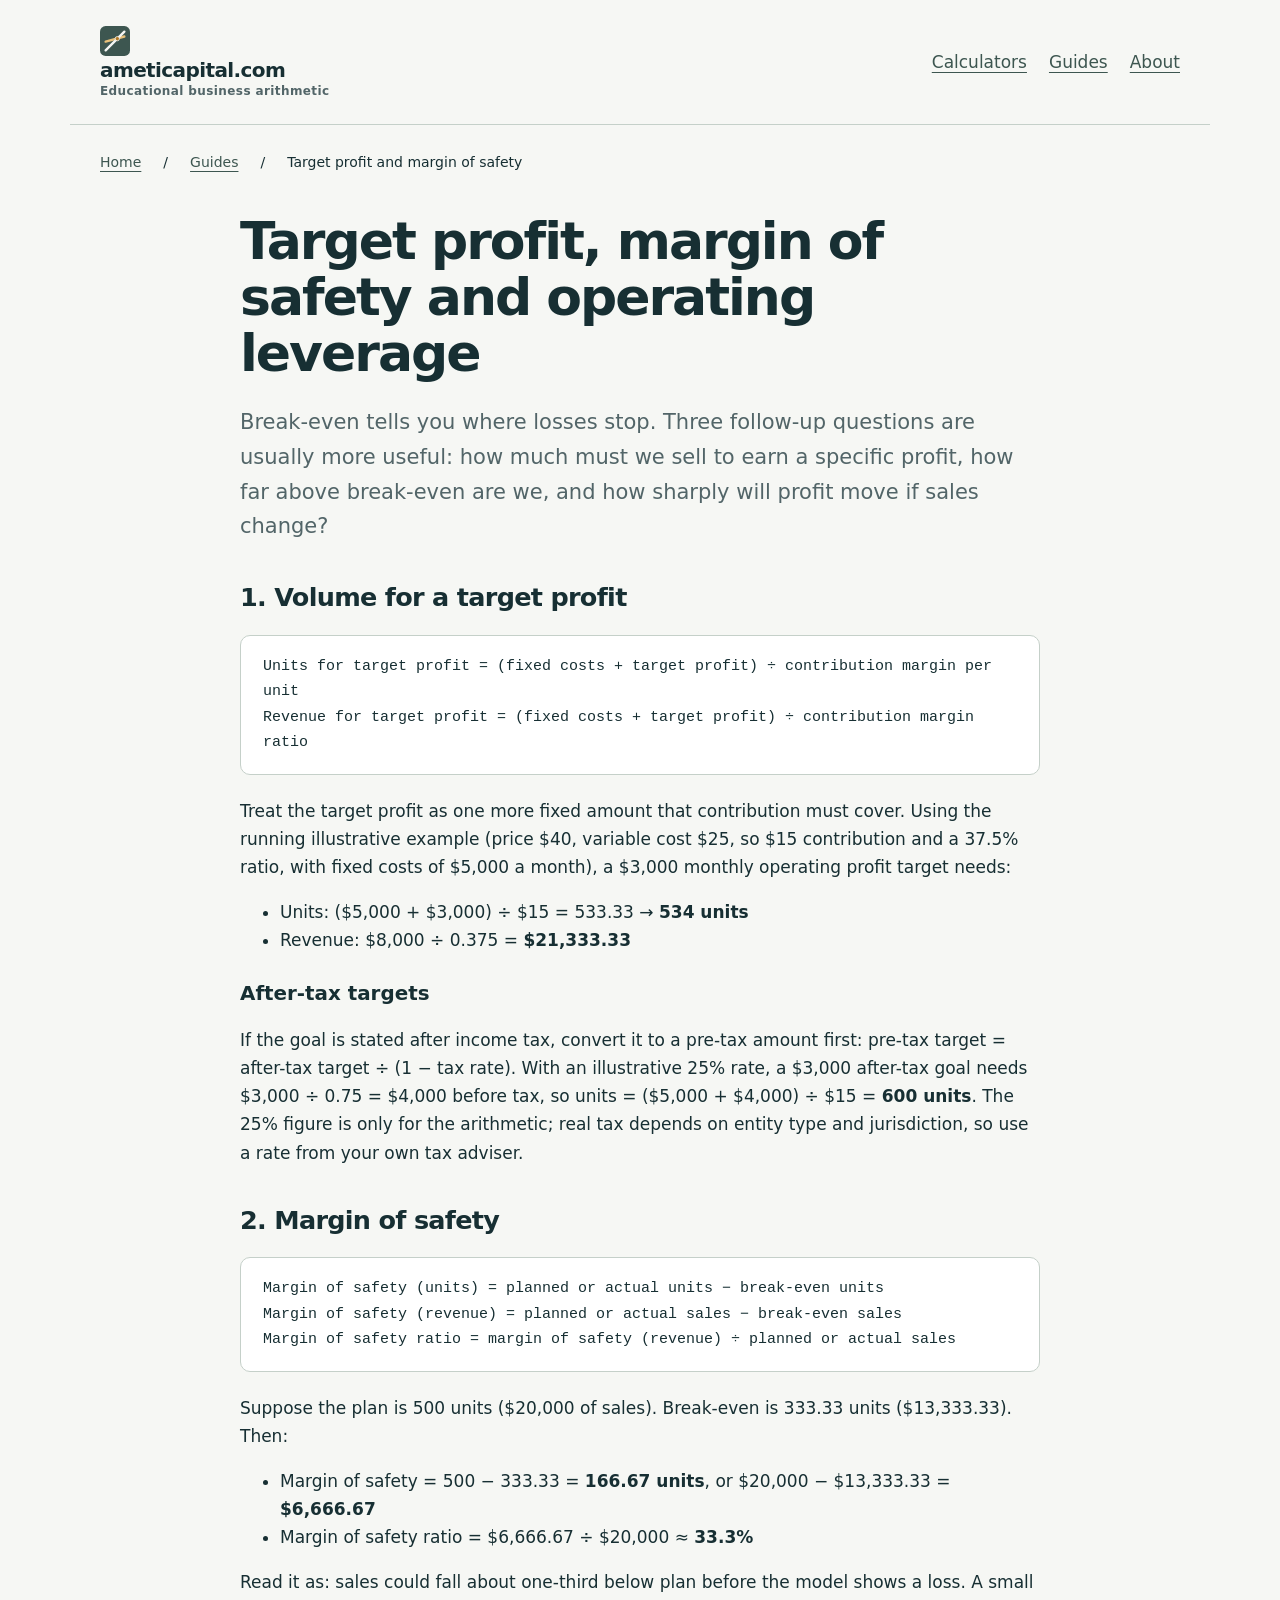
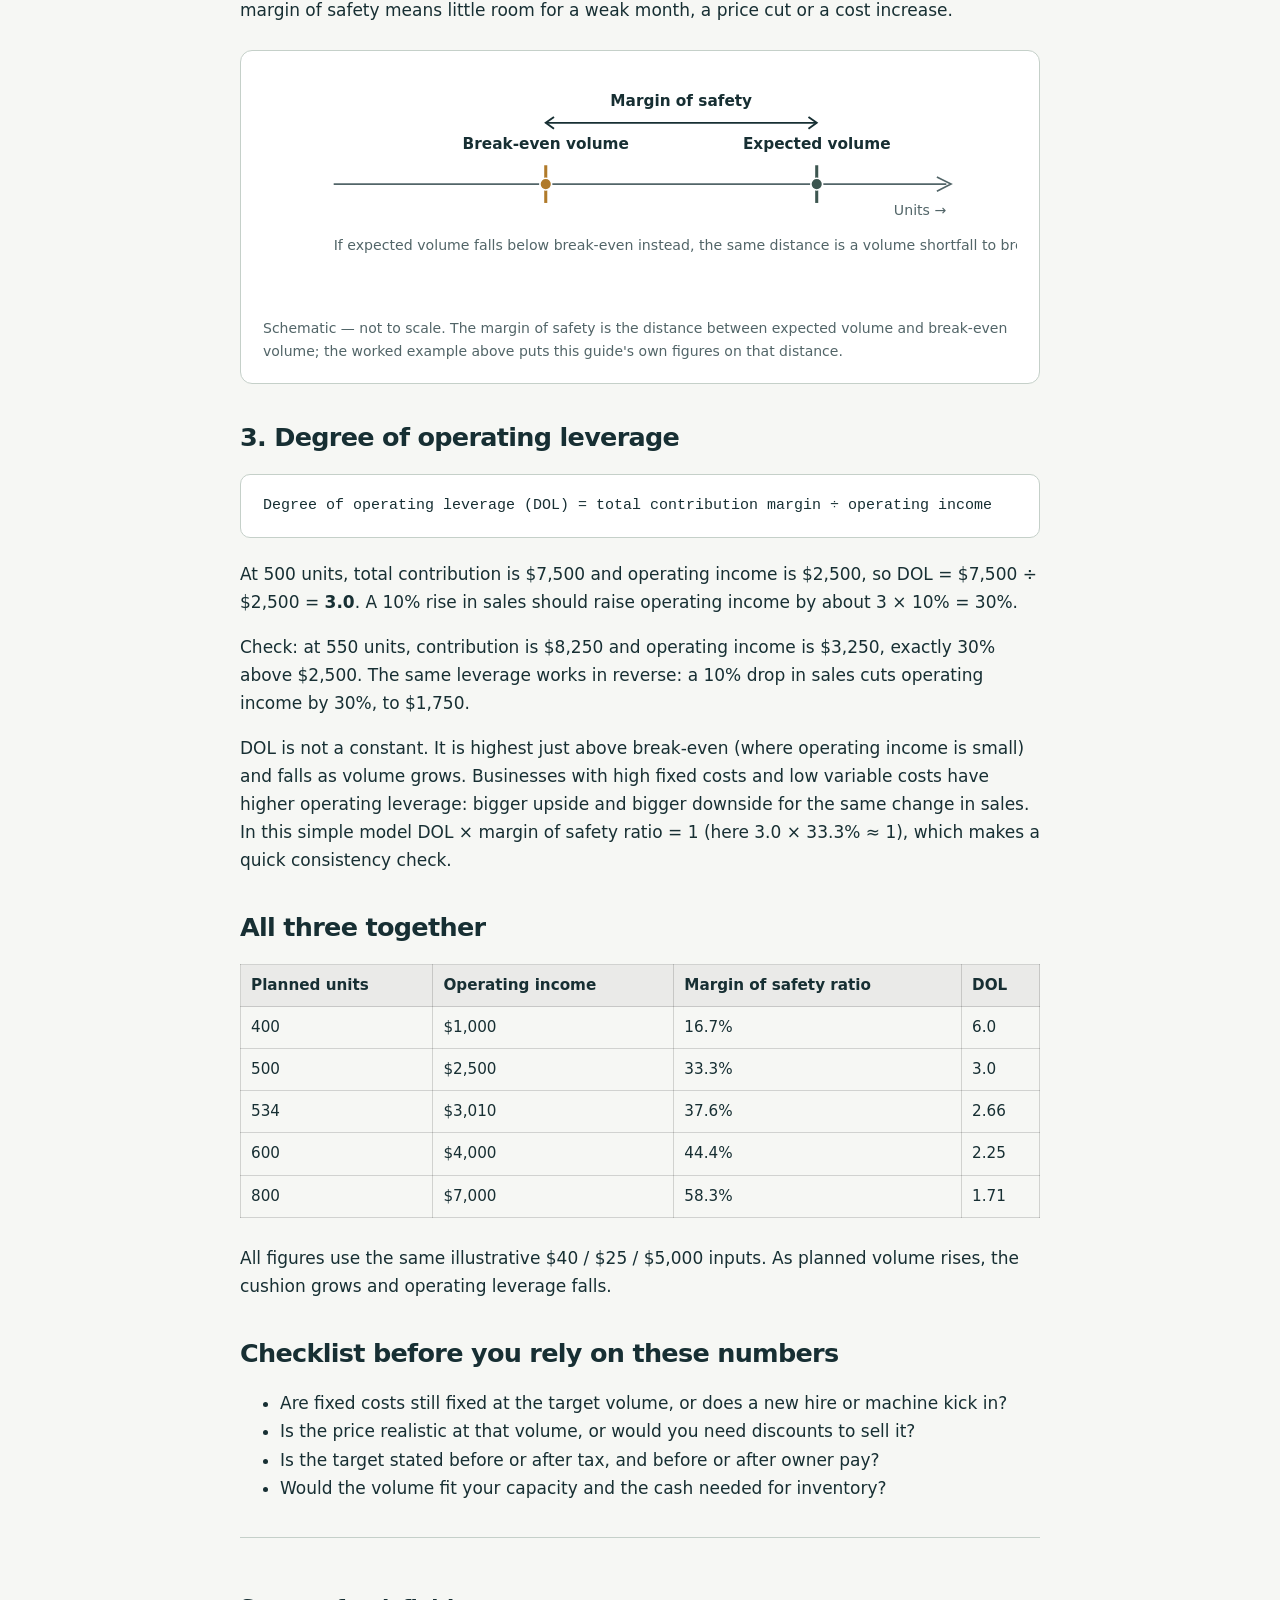
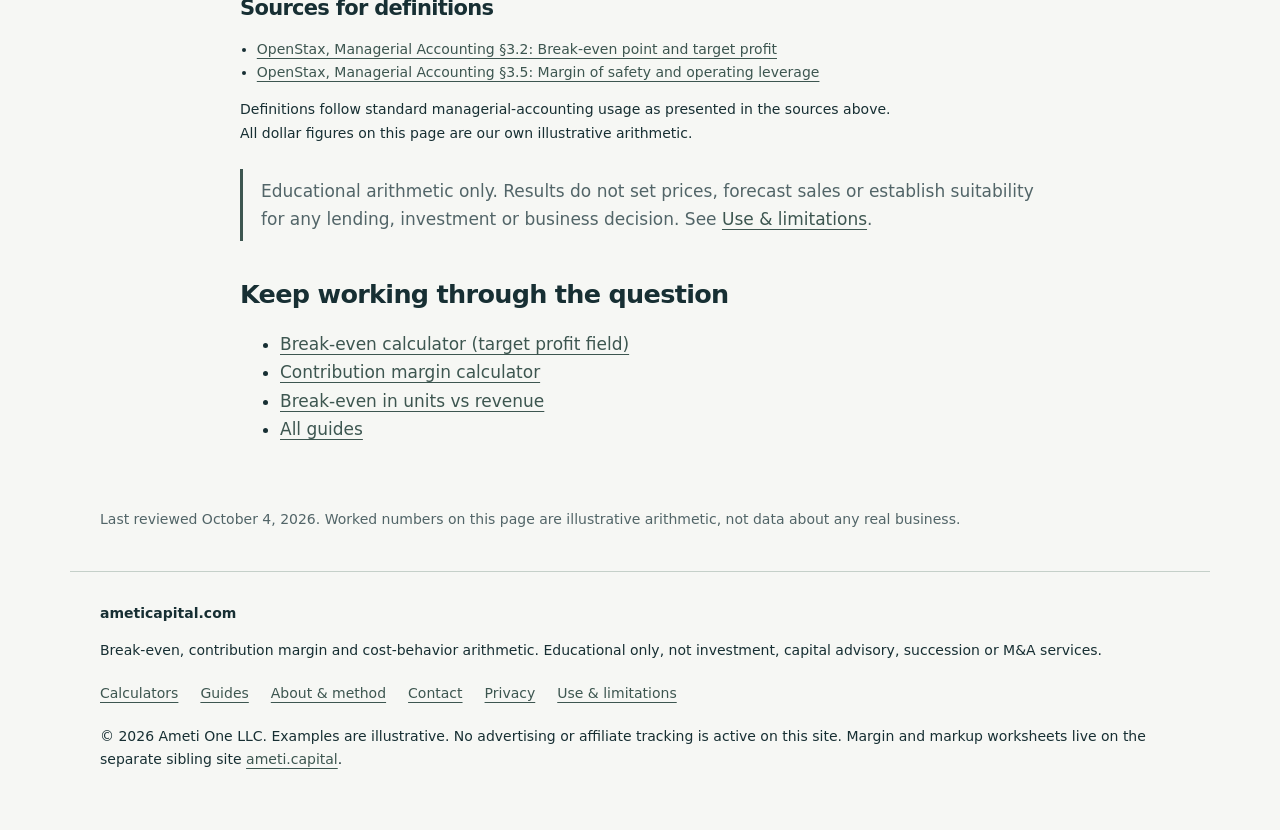
<file: guides/target-profit-margin-of-safety/index.html>
<!doctype html>
<html lang="en">
<head>
<meta charset="utf-8">
<!-- Google tag (gtag.js) - Pass 4 (2026-11-19): own property 565159904 (G-5EM8PQN10G) replaces the pooled ID; A5 config hardening; A8 production-hostname + webdriver gate; R-3 internal-traffic marking via the _internal_lane cookie (planted by ?internal=1). -->
<script>
(function () {
  var host = window.location.hostname;
  if ((host !== "ameticapital.com" && host !== "www.ameticapital.com") || navigator.webdriver) { return; }
  var internal = /(^|;\s*)_internal_lane=1(;|$)/.test(document.cookie);
  if (!internal && /[?&]internal=1(&|$)/.test(window.location.search)) {
    document.cookie = "_internal_lane=1; path=/; max-age=31536000; SameSite=Lax";
    internal = true;
  }
  window.dataLayer = window.dataLayer || [];
  function gtag(){dataLayer.push(arguments);}
  window.gtag = gtag;
  var cfg = {allow_google_signals: false, allow_ad_personalization_signals: false, ads_data_redaction: true, url_passthrough: false};
  if (internal) { cfg.traffic_type = "internal"; }
  var s = document.createElement("script");
  s.async = true;
  s.src = "https://www.googletagmanager.com/gtag/js?id=G-5EM8PQN10G";
  document.head.appendChild(s);
  gtag('js', new Date());
  gtag('config', 'G-5EM8PQN10G', cfg);
})();
</script>
<meta name="viewport" content="width=device-width,initial-scale=1">
<title>Target Profit &amp; Margin of Safety: CVP Formulas, Examples</title>
<meta name="description" content="Calculate the sales volume for a target profit before and after tax, the margin of safety above break-even, and degree of operating leverage, with examples.">
<meta name="robots" content="index,follow">
<link rel="canonical" href="https://ameticapital.com/guides/target-profit-margin-of-safety/">
<meta property="og:title" content="Target profit, margin of safety and operating leverage">
<meta property="og:description" content="Calculate the sales volume for a target profit before and after tax, the margin of safety above break-even, and degree of operating leverage, with examples.">
<meta property="og:site_name" content="ameticapital.com">
<meta property="og:type" content="article">
<meta property="og:url" content="https://ameticapital.com/guides/target-profit-margin-of-safety/">
<meta property="og:image" content="https://ameticapital.com/og/guides-target-profit-margin-of-safety.png">
<meta property="og:image:width" content="1200">
<meta property="og:image:height" content="630">
<meta property="og:image:alt" content="ameticapital.com — break-even and contribution margin worksheets">
<meta name="twitter:card" content="summary_large_image">
<meta name="twitter:image" content="https://ameticapital.com/og/guides-target-profit-margin-of-safety.png">

<link rel="icon" type="image/svg+xml" href="/favicon.svg">
<link rel="apple-touch-icon" href="/apple-touch-icon.png">
<link rel="stylesheet" href="/style.css">
<script type="application/ld+json">{"@context":"https://schema.org","@graph":[{"@type":"Article","@id":"https://ameticapital.com/guides/target-profit-margin-of-safety/#article","headline":"Target profit, margin of safety and operating leverage","description":"Calculate the sales volume for a target profit before and after tax, the margin of safety above break-even, and degree of operating leverage, with examples.","url":"https://ameticapital.com/guides/target-profit-margin-of-safety/","mainEntityOfPage":"https://ameticapital.com/guides/target-profit-margin-of-safety/","inLanguage":"en","author":{"@type":"Organization","name":"Ameti One LLC","url":"https://ameticapital.com/about/"},"publisher":{"@type":"Organization","name":"Ameti One LLC","url":"https://ameticapital.com/"},"dateModified":"2026-10-04","datePublished":"2026-10-04"},{"@type":"BreadcrumbList","itemListElement":[{"@type":"ListItem","position":1,"name":"Home","item":"https://ameticapital.com/"},{"@type":"ListItem","position":2,"name":"Guides","item":"https://ameticapital.com/guides/"},{"@type":"ListItem","position":3,"name":"Target profit and margin of safety","item":"https://ameticapital.com/guides/target-profit-margin-of-safety/"}]}]}</script>
</head>
<body>
<a class="skip" href="#main">Skip to content</a>
<header>
  <a class="brand" href="/"><svg width="30" height="30" viewBox="0 0 64 64" aria-hidden="true" focusable="false"><rect width="64" height="64" rx="12" fill="#3d5650"/><line x1="12" y1="33.3" x2="52" y2="22.4" stroke="#e8c07a" stroke-width="5" stroke-linecap="round"/><line x1="12" y1="52" x2="52" y2="12" stroke="#f6f7f4" stroke-width="5" stroke-linecap="round"/><circle cx="37" cy="27" r="4.6" fill="#b07a2a" stroke="#f6f7f4" stroke-width="1.6"/></svg>ameticapital.com<span class="brand-sub">Educational business arithmetic</span></a>
  <nav aria-label="Main">
    <a href="/tools/">Calculators</a>
    <a href="/guides/">Guides</a>
    <a href="/about/">About</a>
  </nav>
</header>
<main id="main">
<nav class="breadcrumbs" aria-label="Breadcrumb"><a href="/">Home</a> / <a href="/guides/">Guides</a> / <span aria-current="page">Target profit and margin of safety</span></nav>
<article class="prose">
<h1>Target profit, margin of safety and operating leverage</h1>
<p class="lead">Break-even tells you where losses stop. Three follow-up questions are usually more useful: how much must we sell to earn a specific profit, how far above break-even are we, and how sharply will profit move if sales change?</p>
<h2>1. Volume for a target profit</h2>
<div class="formula-box" role="region" aria-label="Target profit formulas">
  Units for target profit = (fixed costs + target profit) ÷ contribution margin per unit<br>
  Revenue for target profit = (fixed costs + target profit) ÷ contribution margin ratio
</div>
<p>Treat the target profit as one more fixed amount that contribution must cover. Using the running illustrative example (price $40, variable cost $25, so $15 contribution and a 37.5% ratio, with fixed costs of $5,000 a month), a $3,000 monthly operating profit target needs:</p>
<ul>
<li>Units: ($5,000 + $3,000) ÷ $15 = 533.33 → <strong>534 units</strong></li>
<li>Revenue: $8,000 ÷ 0.375 = <strong>$21,333.33</strong></li>
</ul>
<h3>After-tax targets</h3>
<p>If the goal is stated after income tax, convert it to a pre-tax amount first: pre-tax target = after-tax target ÷ (1 − tax rate). With an illustrative 25% rate, a $3,000 after-tax goal needs $3,000 ÷ 0.75 = $4,000 before tax, so units = ($5,000 + $4,000) ÷ $15 = <strong>600 units</strong>. The 25% figure is only for the arithmetic; real tax depends on entity type and jurisdiction, so use a rate from your own tax adviser.</p>
<h2>2. Margin of safety</h2>
<div class="formula-box" role="region" aria-label="Margin of safety formulas">
  Margin of safety (units) = planned or actual units − break-even units<br>
  Margin of safety (revenue) = planned or actual sales − break-even sales<br>
  Margin of safety ratio = margin of safety (revenue) ÷ planned or actual sales
</div>
<p>Suppose the plan is 500 units ($20,000 of sales). Break-even is 333.33 units ($13,333.33). Then:</p>
<ul>
<li>Margin of safety = 500 − 333.33 = <strong>166.67 units</strong>, or $20,000 − $13,333.33 = <strong>$6,666.67</strong></li>
<li>Margin of safety ratio = $6,666.67 ÷ $20,000 ≈ <strong>33.3%</strong></li>
</ul>
<p>Read it as: sales could fall about one-third below plan before the model shows a loss. A small margin of safety means little room for a weak month, a price cut or a cost increase.</p>
<figure class="schematic">
<svg viewBox="0 0 640 200" role="img" aria-labelledby="mos-schem-t">
<title id="mos-schem-t">Schematic margin-of-safety span between break-even volume and expected volume</title>
<line x1="240" y1="44" x2="470" y2="44" stroke="#172f33" stroke-width="1.6"/>
<path d="M 247 39 L 240 44 L 247 49" fill="none" stroke="#172f33" stroke-width="1.6"/>
<path d="M 463 39 L 470 44 L 463 49" fill="none" stroke="#172f33" stroke-width="1.6"/>
<text x="355" y="30" text-anchor="middle" class="s-label">Margin of safety</text>
<line x1="60" y1="96" x2="580" y2="96" stroke="#526568" stroke-width="1.4"/>
<path d="M 572 90 L 584 96 L 572 102" fill="none" stroke="#526568" stroke-width="1.4"/>
<line x1="240" y1="80" x2="240" y2="112" stroke="#b07a2a" stroke-width="2.6"/>
<circle cx="240" cy="96" r="5" fill="#b07a2a" stroke="#fff" stroke-width="1.4"/>
<text x="240" y="66" text-anchor="middle" class="s-label">Break-even volume</text>
<line x1="470" y1="80" x2="470" y2="112" stroke="#3d5650" stroke-width="2.6"/>
<circle cx="470" cy="96" r="5" fill="#3d5650" stroke="#fff" stroke-width="1.4"/>
<text x="470" y="66" text-anchor="middle" class="s-label">Expected volume</text>
<text x="580" y="122" text-anchor="end" class="s-note">Units →</text>
<text x="60" y="152" class="s-note">If expected volume falls below break-even instead, the same distance is a volume shortfall to break-even.</text>
</svg>
<figcaption>Schematic — not to scale. The margin of safety is the distance between expected volume and break-even volume; the worked example above puts this guide's own figures on that distance.</figcaption>
</figure>
<h2>3. Degree of operating leverage</h2>
<div class="formula-box" role="region" aria-label="Operating leverage formula">
  Degree of operating leverage (DOL) = total contribution margin ÷ operating income
</div>
<p>At 500 units, total contribution is $7,500 and operating income is $2,500, so DOL = $7,500 ÷ $2,500 = <strong>3.0</strong>. A 10% rise in sales should raise operating income by about 3 × 10% = 30%.</p>
<p>Check: at 550 units, contribution is $8,250 and operating income is $3,250, exactly 30% above $2,500. The same leverage works in reverse: a 10% drop in sales cuts operating income by 30%, to $1,750.</p>
<p>DOL is not a constant. It is highest just above break-even (where operating income is small) and falls as volume grows. Businesses with high fixed costs and low variable costs have higher operating leverage: bigger upside and bigger downside for the same change in sales. In this simple model DOL × margin of safety ratio = 1 (here 3.0 × 33.3% ≈ 1), which makes a quick consistency check.</p>
<h2>All three together</h2>
<table>
<thead><tr><th scope="col">Planned units</th><th scope="col">Operating income</th><th scope="col">Margin of safety ratio</th><th scope="col">DOL</th></tr></thead>
<tbody>
<tr><td>400</td><td>$1,000</td><td>16.7%</td><td>6.0</td></tr>
<tr><td>500</td><td>$2,500</td><td>33.3%</td><td>3.0</td></tr>
<tr><td>534</td><td>$3,010</td><td>37.6%</td><td>2.66</td></tr>
<tr><td>600</td><td>$4,000</td><td>44.4%</td><td>2.25</td></tr>
<tr><td>800</td><td>$7,000</td><td>58.3%</td><td>1.71</td></tr>
</tbody>
</table>
<p>All figures use the same illustrative $40 / $25 / $5,000 inputs. As planned volume rises, the cushion grows and operating leverage falls.</p>
<h2>Checklist before you rely on these numbers</h2>
<ul>
<li>Are fixed costs still fixed at the target volume, or does a new hire or machine kick in?</li>
<li>Is the price realistic at that volume, or would you need discounts to sell it?</li>
<li>Is the target stated before or after tax, and before or after owner pay?</li>
<li>Would the volume fit your capacity and the cash needed for inventory?</li>
</ul>
<section class="sources"><h2>Sources for definitions</h2><ul><li><a href="https://openstax.org/books/principles-managerial-accounting/pages/3-2-calculate-a-break-even-point-in-units-and-dollars" rel="noopener">OpenStax, Managerial Accounting §3.2: Break-even point and target profit</a></li><li><a href="https://openstax.org/books/principles-managerial-accounting/pages/3-5-calculate-and-interpret-a-companys-margin-of-safety-and-operating-leverage" rel="noopener">OpenStax, Managerial Accounting §3.5: Margin of safety and operating leverage</a></li></ul><p>Definitions follow standard managerial-accounting usage as presented in the sources above. All dollar figures on this page are our own illustrative arithmetic.</p></section>
<p class="disclaimer-callout">Educational arithmetic only. Results do not set prices, forecast sales or establish suitability for any lending, investment or business decision. See <a href="/terms/">Use &amp; limitations</a>.</p>
<section data-related><h2>Keep working through the question</h2><ul><li><a href="/tools/break-even/">Break-even calculator (target profit field)</a></li><li><a href="/tools/contribution-margin/">Contribution margin calculator</a></li><li><a href="/guides/break-even-units-vs-revenue/">Break-even in units vs revenue</a></li><li><a href="/guides/">All guides</a></li></ul></section>
</article>
<p class="note">Last reviewed October 4, 2026. Worked numbers on this page are illustrative arithmetic, not data about any real business.</p>
</main>
<footer>
  <strong>ameticapital.com</strong>
  <p>Break-even, contribution margin and cost-behavior arithmetic. Educational only, not investment, capital advisory, succession or M&amp;A services.</p>
  <nav aria-label="Footer">
    <a href="/tools/">Calculators</a>
    <a href="/guides/">Guides</a>
    <a href="/about/">About &amp; method</a>
    <a href="/contact/">Contact</a>
    <a href="/privacy/">Privacy</a>
    <a href="/terms/">Use &amp; limitations</a>
  </nav>
  <p>© 2026 Ameti One LLC. Examples are illustrative. No advertising or affiliate tracking is active on this site. Margin and markup worksheets live on the separate sibling site <a href="https://ameti.capital/">ameti.capital</a>.</p>
</footer>
</body>
</html>
</file>
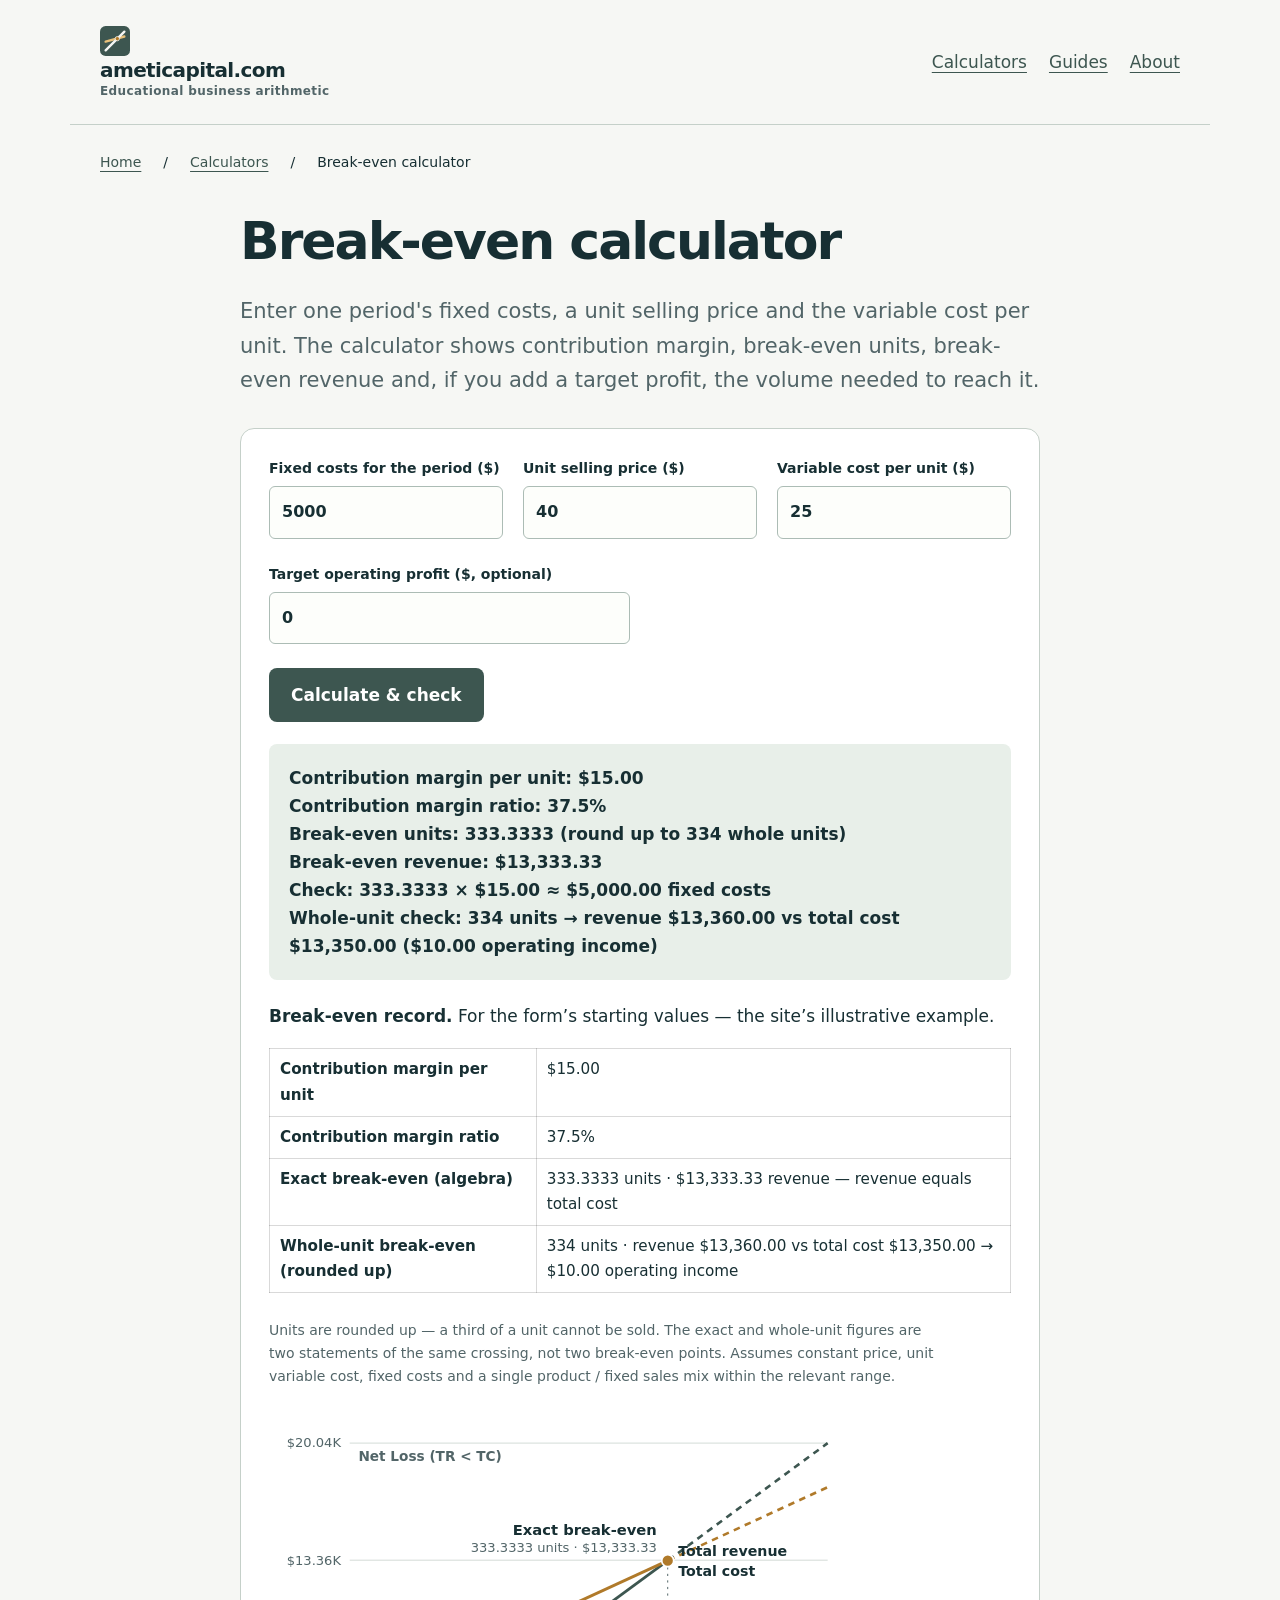
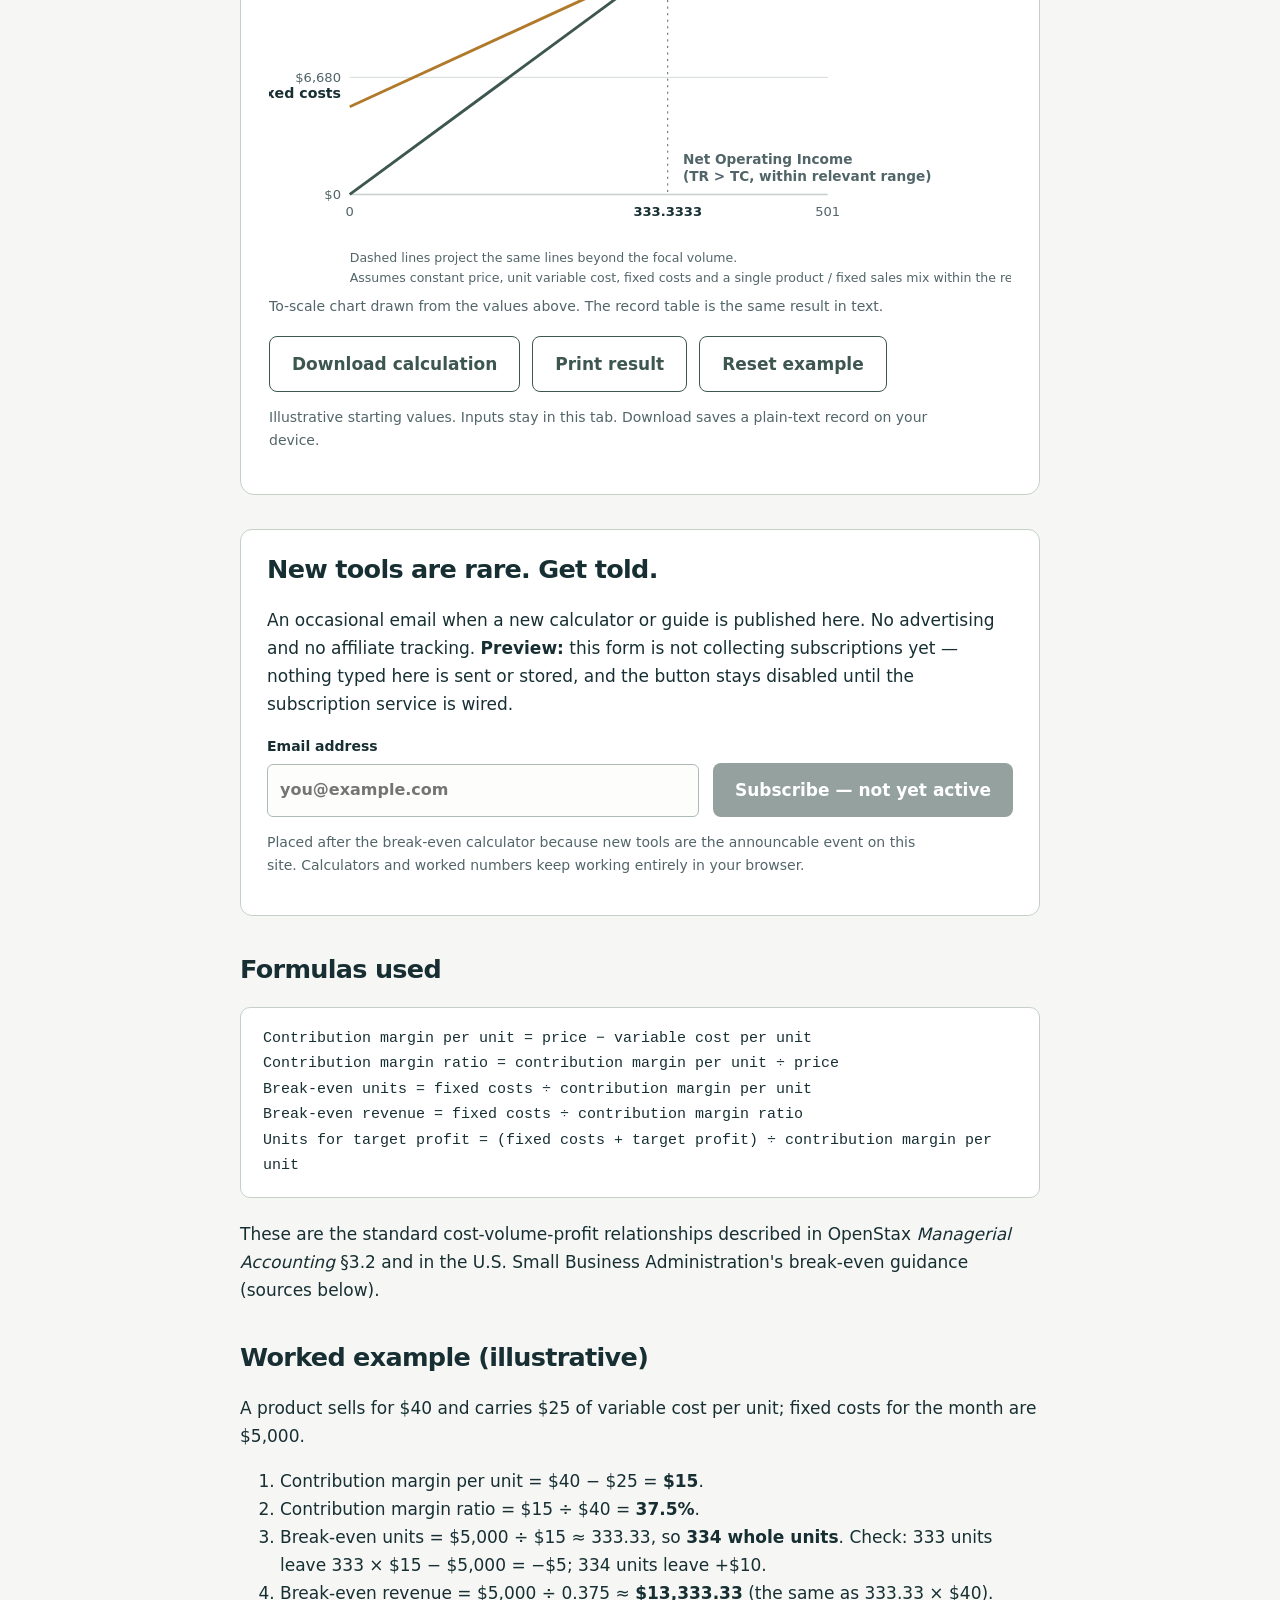
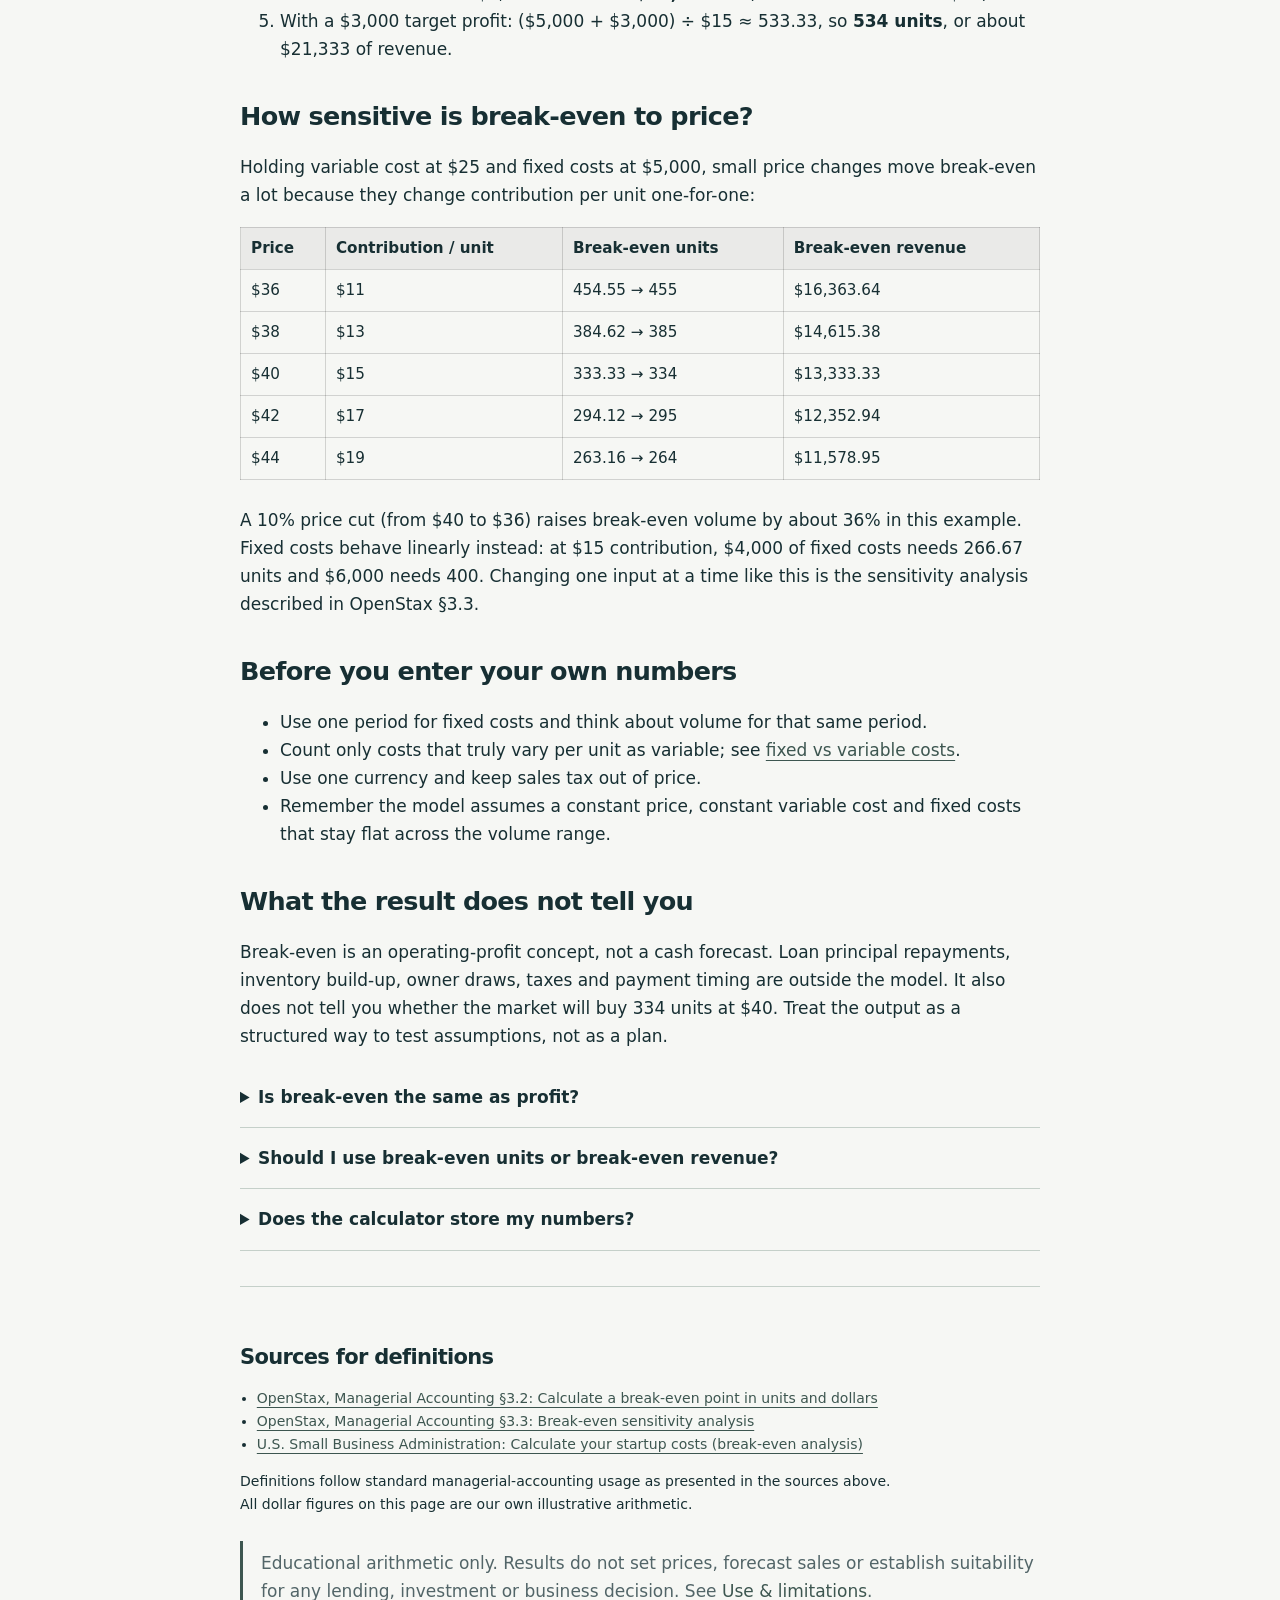
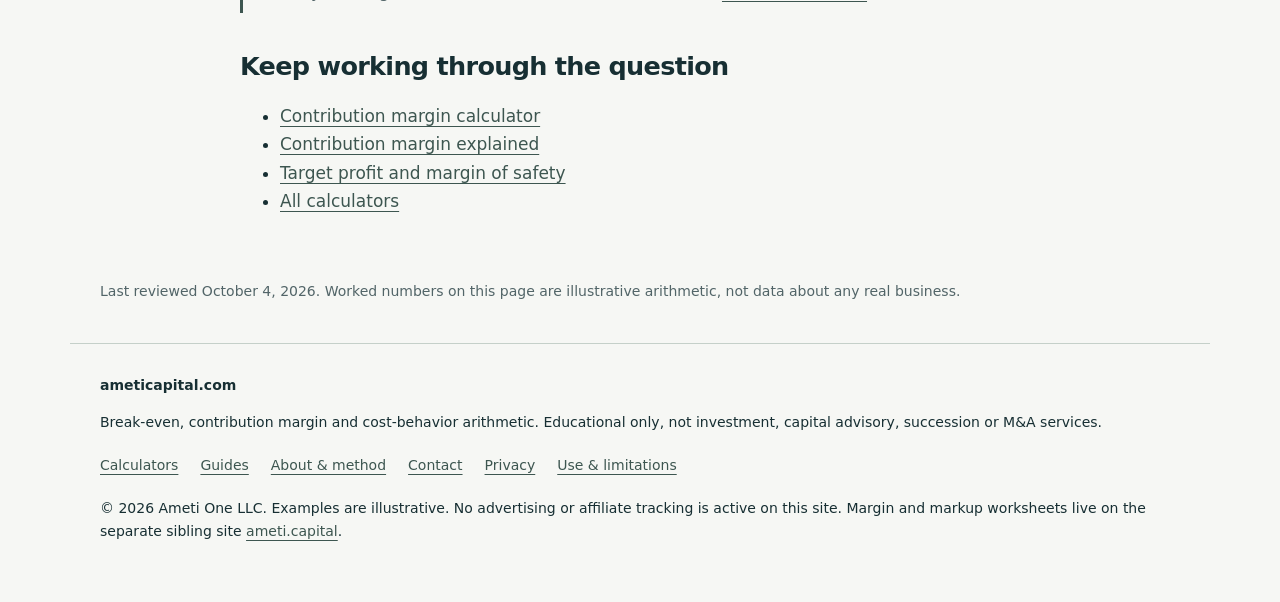
<file: tools/break-even/index.html>
<!doctype html>
<html lang="en">
<head>
<meta charset="utf-8">
<!-- Google tag (gtag.js) - Pass 4 (2026-11-19): own property 565159904 (G-5EM8PQN10G) replaces the pooled ID; A5 config hardening; A8 production-hostname + webdriver gate; R-3 internal-traffic marking via the _internal_lane cookie (planted by ?internal=1). -->
<script>
(function () {
  var host = window.location.hostname;
  if ((host !== "ameticapital.com" && host !== "www.ameticapital.com") || navigator.webdriver) { return; }
  var internal = /(^|;\s*)_internal_lane=1(;|$)/.test(document.cookie);
  if (!internal && /[?&]internal=1(&|$)/.test(window.location.search)) {
    document.cookie = "_internal_lane=1; path=/; max-age=31536000; SameSite=Lax";
    internal = true;
  }
  window.dataLayer = window.dataLayer || [];
  function gtag(){dataLayer.push(arguments);}
  window.gtag = gtag;
  var cfg = {allow_google_signals: false, allow_ad_personalization_signals: false, ads_data_redaction: true, url_passthrough: false};
  if (internal) { cfg.traffic_type = "internal"; }
  var s = document.createElement("script");
  s.async = true;
  s.src = "https://www.googletagmanager.com/gtag/js?id=G-5EM8PQN10G";
  document.head.appendChild(s);
  gtag('js', new Date());
  gtag('config', 'G-5EM8PQN10G', cfg);
})();
</script>
<meta name="viewport" content="width=device-width,initial-scale=1">
<title>Break-Even Calculator: Units, Revenue &amp; Target Profit</title>
<meta name="description" content="Enter fixed costs, unit price and variable cost to see contribution margin, break-even units, break-even revenue and units for a target profit. Runs in browser.">
<meta name="robots" content="index,follow">
<link rel="canonical" href="https://ameticapital.com/tools/break-even/">
<meta property="og:title" content="Break-even calculator">
<meta property="og:description" content="Enter fixed costs, unit price and variable cost to see contribution margin, break-even units, break-even revenue and units for a target profit. Runs in browser.">
<meta property="og:site_name" content="ameticapital.com">
<meta property="og:type" content="website">
<meta property="og:url" content="https://ameticapital.com/tools/break-even/">
<meta property="og:image" content="https://ameticapital.com/og/tools-break-even.png">
<meta property="og:image:width" content="1200">
<meta property="og:image:height" content="630">
<meta property="og:image:alt" content="ameticapital.com — break-even and contribution margin worksheets">
<meta name="twitter:card" content="summary_large_image">
<meta name="twitter:image" content="https://ameticapital.com/og/tools-break-even.png">

<link rel="icon" type="image/svg+xml" href="/favicon.svg">
<link rel="apple-touch-icon" href="/apple-touch-icon.png">
<link rel="stylesheet" href="/style.css">
<script src="/tools.js" defer></script>
<script type="application/ld+json">{"@context":"https://schema.org","@graph":[{"@type":["WebPage"],"@id":"https://ameticapital.com/tools/break-even/#webpage","url":"https://ameticapital.com/tools/break-even/","name":"Break-Even Calculator: Units, Revenue & Target Profit","description":"Enter fixed costs, unit price and variable cost to see contribution margin, break-even units, break-even revenue and units for a target profit. Runs in browser.","dateModified":"2026-10-04","isPartOf":{"@type":"WebSite","name":"ameticapital.com","url":"https://ameticapital.com/"},"publisher":{"@type":"Organization","name":"Ameti One LLC","url":"https://ameticapital.com/"}},{"@type":"BreadcrumbList","itemListElement":[{"@type":"ListItem","position":1,"name":"Home","item":"https://ameticapital.com/"},{"@type":"ListItem","position":2,"name":"Calculators","item":"https://ameticapital.com/tools/"},{"@type":"ListItem","position":3,"name":"Break-even calculator","item":"https://ameticapital.com/tools/break-even/"}]}]}</script>
</head>
<body>
<a class="skip" href="#main">Skip to content</a>
<header>
  <a class="brand" href="/"><svg width="30" height="30" viewBox="0 0 64 64" aria-hidden="true" focusable="false"><rect width="64" height="64" rx="12" fill="#3d5650"/><line x1="12" y1="33.3" x2="52" y2="22.4" stroke="#e8c07a" stroke-width="5" stroke-linecap="round"/><line x1="12" y1="52" x2="52" y2="12" stroke="#f6f7f4" stroke-width="5" stroke-linecap="round"/><circle cx="37" cy="27" r="4.6" fill="#b07a2a" stroke="#f6f7f4" stroke-width="1.6"/></svg>ameticapital.com<span class="brand-sub">Educational business arithmetic</span></a>
  <nav aria-label="Main">
    <a href="/tools/">Calculators</a>
    <a href="/guides/">Guides</a>
    <a href="/about/">About</a>
  </nav>
</header>
<main id="main">
<nav class="breadcrumbs" aria-label="Breadcrumb"><a href="/">Home</a> / <a href="/tools/">Calculators</a> / <span aria-current="page">Break-even calculator</span></nav>
<article class="prose">
<h1>Break-even calculator</h1>
<p class="lead">Enter one period's fixed costs, a unit selling price and the variable cost per unit. The calculator shows contribution margin, break-even units, break-even revenue and, if you add a target profit, the volume needed to reach it.</p>
<form class="tool" data-tool="break-even">
  <div class="fields fields-3">
    <label>Fixed costs for the period ($)<input type="number" name="fixed" value="5000" min="0" max="1000000000" step="any" required></label>
    <label>Unit selling price ($)<input type="number" name="price" value="40" min="0" max="1000000000" step="any" required></label>
    <label>Variable cost per unit ($)<input type="number" name="variable" value="25" min="0" max="1000000000" step="any" required></label>
  </div>
  <div class="fields">
    <label>Target operating profit ($, optional)<input type="number" name="target" value="0" min="0" max="1000000000" step="any"></label>
  </div>
  <button type="submit">Calculate &amp; check</button>
  <noscript><p>Enable JavaScript to calculate. The formulas and worked example below remain available without it.</p></noscript>
  <output aria-live="polite">Contribution margin per unit = price − variable cost. Break-even units = fixed costs ÷ contribution margin per unit. Break-even revenue = break-even units × price.</output>
    <div class="viz" data-viz hidden></div>
  <div class="actions" data-result-actions hidden>
    <button type="button" class="secondary" data-action="download">Download calculation</button>
    <button type="button" class="secondary" data-action="print">Print result</button>
    <button type="button" class="secondary" data-action="reset">Reset example</button>
  </div>
  <p class="note">Illustrative starting values. Inputs stay in this tab. Download saves a plain-text record on your device.</p>
  <p class="print-note">Source: https://ameticapital.com/tools/break-even/ · Save the assumptions with this result.</p>
</form>
<section class="capture" aria-labelledby="capture-be">
  <h2 id="capture-be">New tools are rare. Get told.</h2>
  <p>An occasional email when a new calculator or guide is published here. No advertising and no affiliate tracking. <strong>Preview:</strong> this form is not collecting subscriptions yet — nothing typed here is sent or stored, and the button stays disabled until the subscription service is wired.</p>
  <form class="capture-form">
    <label>Email address <input type="email" name="email" autocomplete="email" disabled placeholder="you@example.com"></label>
    <button type="submit" disabled>Subscribe — not yet active</button>
  </form>
  <p class="note">Placed after the break-even calculator because new tools are the announcable event on this site. Calculators and worked numbers keep working entirely in your browser.</p>
</section>
<h2>Formulas used</h2>
<div class="formula-box" role="region" aria-label="Break-even formulas">
  Contribution margin per unit = price − variable cost per unit<br>
  Contribution margin ratio = contribution margin per unit ÷ price<br>
  Break-even units = fixed costs ÷ contribution margin per unit<br>
  Break-even revenue = fixed costs ÷ contribution margin ratio<br>
  Units for target profit = (fixed costs + target profit) ÷ contribution margin per unit
</div>
<p>These are the standard cost-volume-profit relationships described in OpenStax <em>Managerial Accounting</em> §3.2 and in the U.S. Small Business Administration's break-even guidance (sources below).</p>
<h2>Worked example (illustrative)</h2>
<p>A product sells for $40 and carries $25 of variable cost per unit; fixed costs for the month are $5,000.</p>
<ol>
<li>Contribution margin per unit = $40 − $25 = <strong>$15</strong>.</li>
<li>Contribution margin ratio = $15 ÷ $40 = <strong>37.5%</strong>.</li>
<li>Break-even units = $5,000 ÷ $15 ≈ 333.33, so <strong>334 whole units</strong>. Check: 333 units leave 333 × $15 − $5,000 = −$5; 334 units leave +$10.</li>
<li>Break-even revenue = $5,000 ÷ 0.375 ≈ <strong>$13,333.33</strong> (the same as 333.33 × $40).</li>
<li>With a $3,000 target profit: ($5,000 + $3,000) ÷ $15 ≈ 533.33, so <strong>534 units</strong>, or about $21,333 of revenue.</li>
</ol>
<h2>How sensitive is break-even to price?</h2>
<p>Holding variable cost at $25 and fixed costs at $5,000, small price changes move break-even a lot because they change contribution per unit one-for-one:</p>
<table>
<thead><tr><th scope="col">Price</th><th scope="col">Contribution / unit</th><th scope="col">Break-even units</th><th scope="col">Break-even revenue</th></tr></thead>
<tbody>
<tr><td>$36</td><td>$11</td><td>454.55 → 455</td><td>$16,363.64</td></tr>
<tr><td>$38</td><td>$13</td><td>384.62 → 385</td><td>$14,615.38</td></tr>
<tr><td>$40</td><td>$15</td><td>333.33 → 334</td><td>$13,333.33</td></tr>
<tr><td>$42</td><td>$17</td><td>294.12 → 295</td><td>$12,352.94</td></tr>
<tr><td>$44</td><td>$19</td><td>263.16 → 264</td><td>$11,578.95</td></tr>
</tbody>
</table>
<p>A 10% price cut (from $40 to $36) raises break-even volume by about 36% in this example. Fixed costs behave linearly instead: at $15 contribution, $4,000 of fixed costs needs 266.67 units and $6,000 needs 400. Changing one input at a time like this is the sensitivity analysis described in OpenStax §3.3.</p>
<h2>Before you enter your own numbers</h2>
<ul>
<li>Use one period for fixed costs and think about volume for that same period.</li>
<li>Count only costs that truly vary per unit as variable; see <a href="/guides/fixed-vs-variable-costs/">fixed vs variable costs</a>.</li>
<li>Use one currency and keep sales tax out of price.</li>
<li>Remember the model assumes a constant price, constant variable cost and fixed costs that stay flat across the volume range.</li>
</ul>
<h2>What the result does not tell you</h2>
<p>Break-even is an operating-profit concept, not a cash forecast. Loan principal repayments, inventory build-up, owner draws, taxes and payment timing are outside the model. It also does not tell you whether the market will buy 334 units at $40. Treat the output as a structured way to test assumptions, not as a plan.</p>
<details><summary>Is break-even the same as profit?</summary><p>No. At break-even, total contribution equals fixed costs, so modeled operating profit is zero. Every unit above break-even adds one unit's contribution margin to operating profit.</p></details>
<details><summary>Should I use break-even units or break-even revenue?</summary><p>Use units when you sell one product with a clear unit. Use revenue when you sell many products or services; the <a href="/guides/break-even-units-vs-revenue/">units vs revenue guide</a> explains both.</p></details>
<details><summary>Does the calculator store my numbers?</summary><p>No. Calculations run in your browser and nothing is sent to a server. Reloading resets the example. See <a href="/privacy/">Privacy</a>.</p></details>
<section class="sources"><h2>Sources for definitions</h2><ul><li><a href="https://openstax.org/books/principles-managerial-accounting/pages/3-2-calculate-a-break-even-point-in-units-and-dollars" rel="noopener">OpenStax, Managerial Accounting §3.2: Calculate a break-even point in units and dollars</a></li><li><a href="https://openstax.org/books/principles-managerial-accounting/pages/3-3-perform-break-even-sensitivity-analysis-for-a-single-product-under-changing-business-situations" rel="noopener">OpenStax, Managerial Accounting §3.3: Break-even sensitivity analysis</a></li><li><a href="https://www.sba.gov/business-guide/plan-your-business/calculate-your-startup-costs" rel="noopener">U.S. Small Business Administration: Calculate your startup costs (break-even analysis)</a></li></ul><p>Definitions follow standard managerial-accounting usage as presented in the sources above. All dollar figures on this page are our own illustrative arithmetic.</p></section>
<p class="disclaimer-callout">Educational arithmetic only. Results do not set prices, forecast sales or establish suitability for any lending, investment or business decision. See <a href="/terms/">Use &amp; limitations</a>.</p>
<section data-related><h2>Keep working through the question</h2><ul><li><a href="/tools/contribution-margin/">Contribution margin calculator</a></li><li><a href="/guides/contribution-margin/">Contribution margin explained</a></li><li><a href="/guides/target-profit-margin-of-safety/">Target profit and margin of safety</a></li><li><a href="/tools/">All calculators</a></li></ul></section>
</article>
<p class="note">Last reviewed October 4, 2026. Worked numbers on this page are illustrative arithmetic, not data about any real business.</p>
</main>
<footer>
  <strong>ameticapital.com</strong>
  <p>Break-even, contribution margin and cost-behavior arithmetic. Educational only, not investment, capital advisory, succession or M&amp;A services.</p>
  <nav aria-label="Footer">
    <a href="/tools/">Calculators</a>
    <a href="/guides/">Guides</a>
    <a href="/about/">About &amp; method</a>
    <a href="/contact/">Contact</a>
    <a href="/privacy/">Privacy</a>
    <a href="/terms/">Use &amp; limitations</a>
  </nav>
  <p>© 2026 Ameti One LLC. Examples are illustrative. No advertising or affiliate tracking is active on this site. Margin and markup worksheets live on the separate sibling site <a href="https://ameti.capital/">ameti.capital</a>.</p>
</footer>
</body>
</html>
</file>
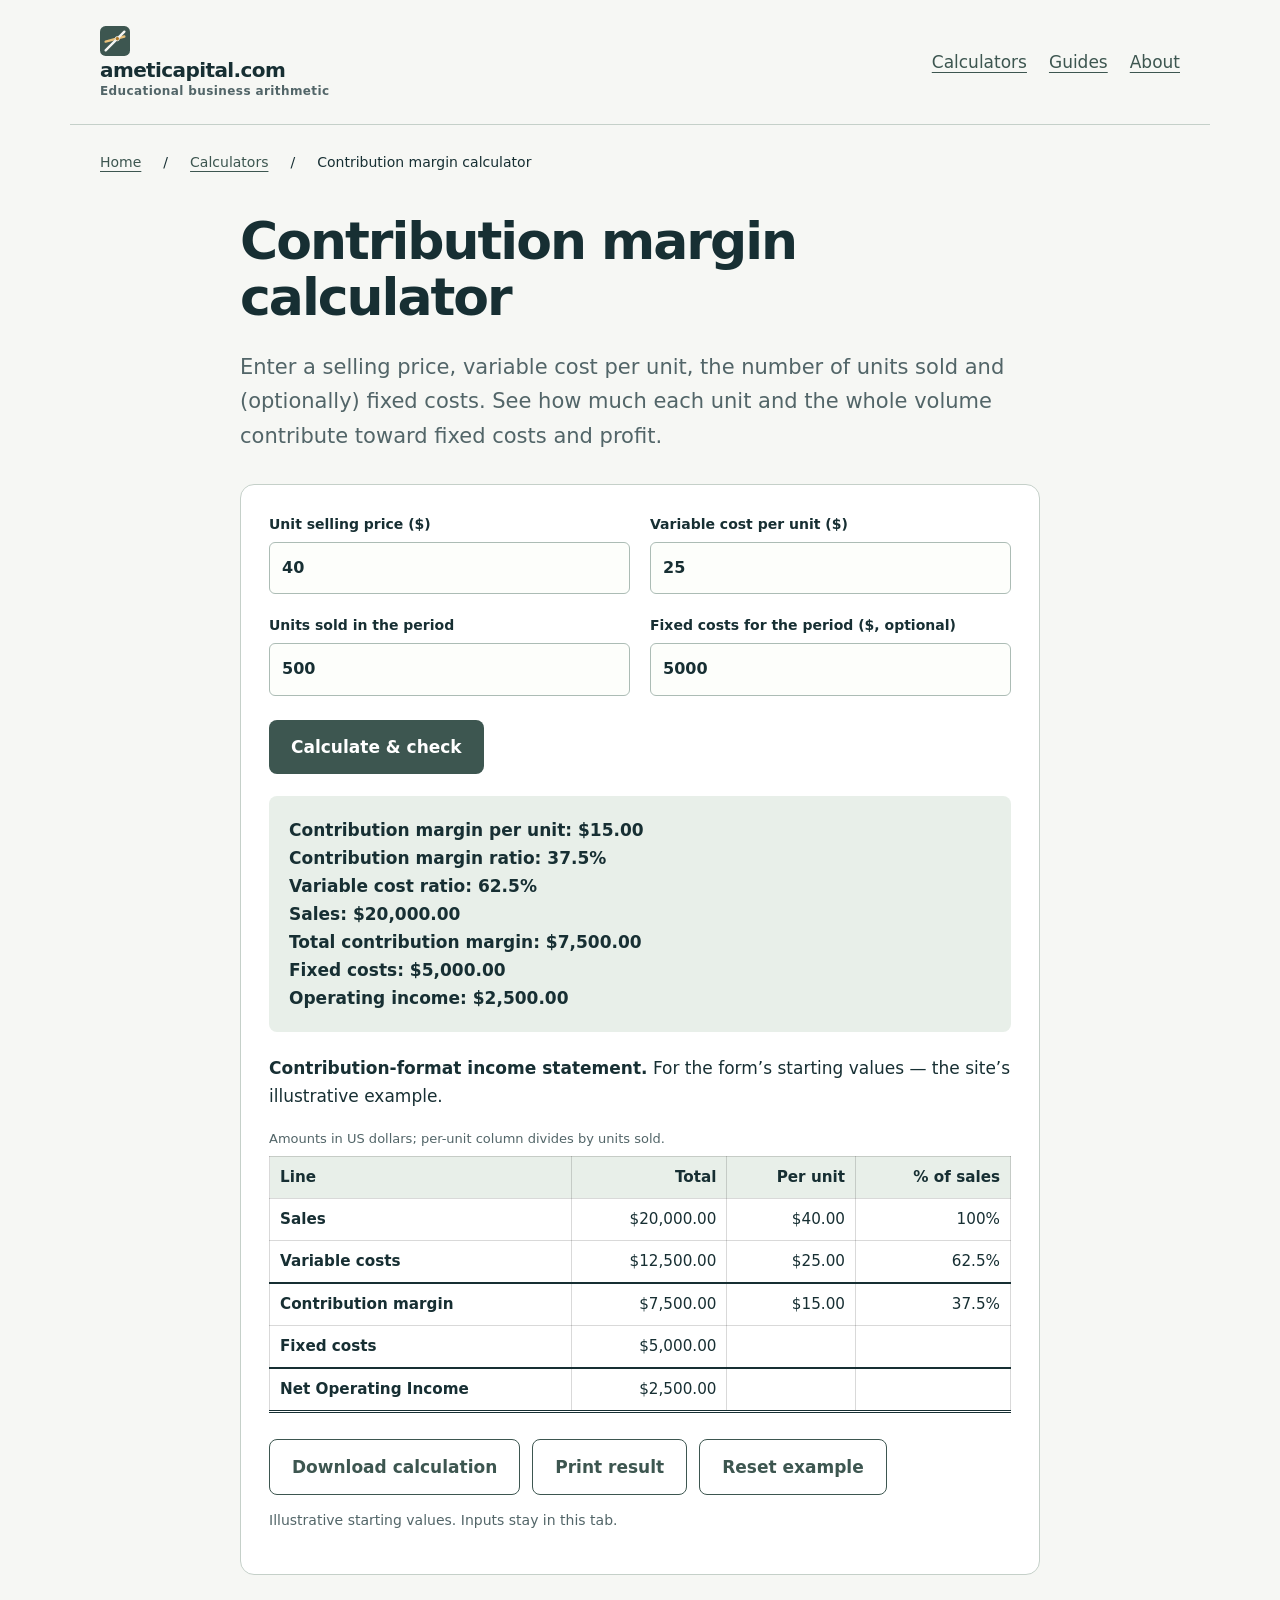
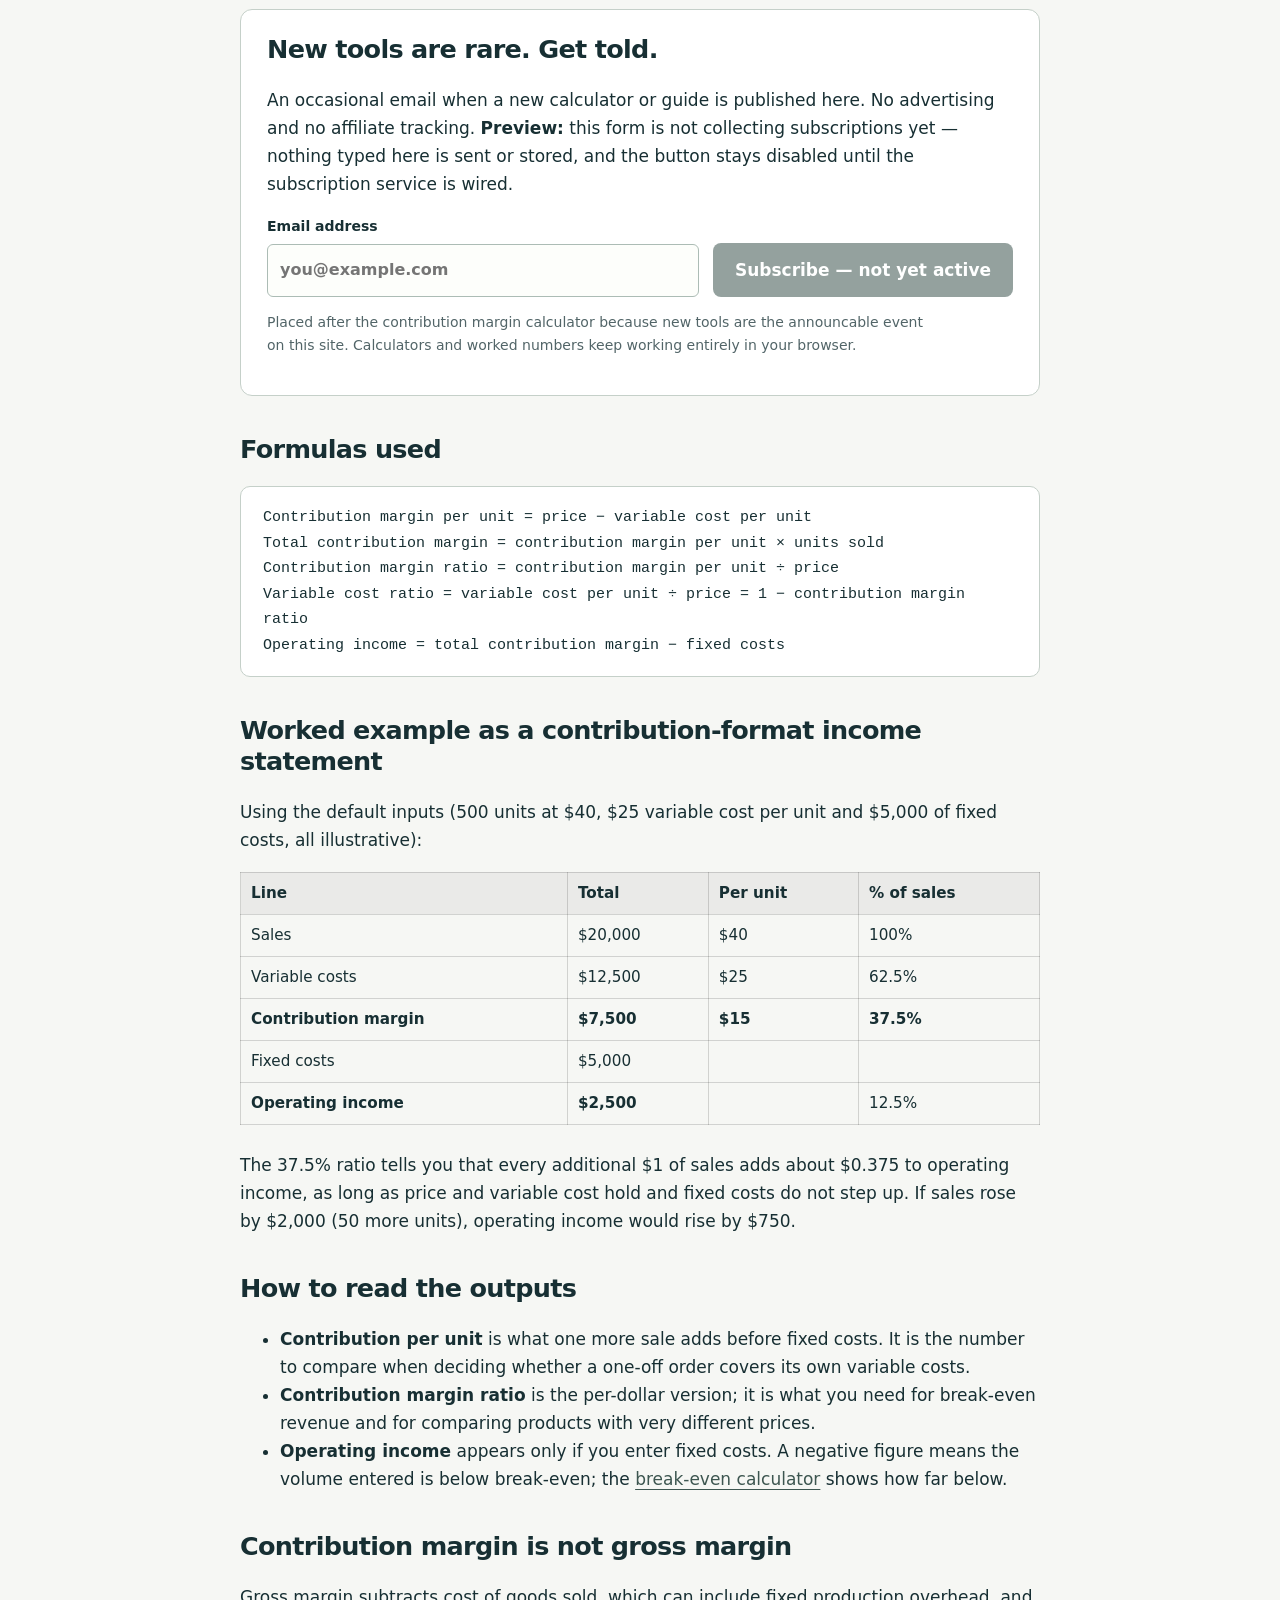
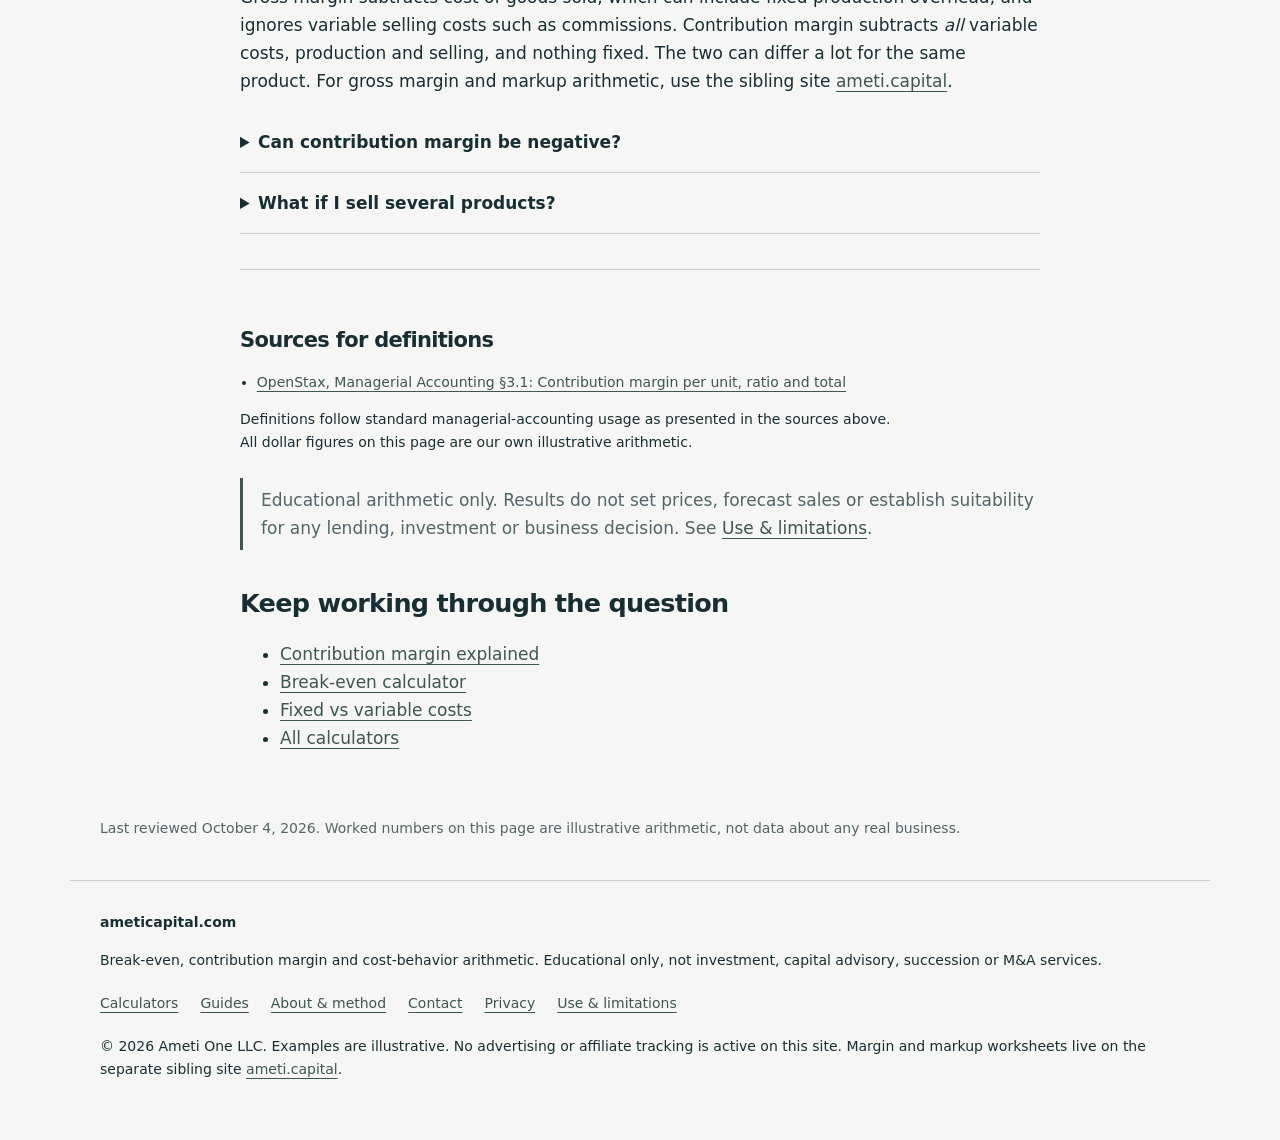
<file: tools/contribution-margin/index.html>
<!doctype html>
<html lang="en">
<head>
<meta charset="utf-8">
<!-- Google tag (gtag.js) - Pass 4 (2026-11-19): own property 565159904 (G-5EM8PQN10G) replaces the pooled ID; A5 config hardening; A8 production-hostname + webdriver gate; R-3 internal-traffic marking via the _internal_lane cookie (planted by ?internal=1). -->
<script>
(function () {
  var host = window.location.hostname;
  if ((host !== "ameticapital.com" && host !== "www.ameticapital.com") || navigator.webdriver) { return; }
  var internal = /(^|;\s*)_internal_lane=1(;|$)/.test(document.cookie);
  if (!internal && /[?&]internal=1(&|$)/.test(window.location.search)) {
    document.cookie = "_internal_lane=1; path=/; max-age=31536000; SameSite=Lax";
    internal = true;
  }
  window.dataLayer = window.dataLayer || [];
  function gtag(){dataLayer.push(arguments);}
  window.gtag = gtag;
  var cfg = {allow_google_signals: false, allow_ad_personalization_signals: false, ads_data_redaction: true, url_passthrough: false};
  if (internal) { cfg.traffic_type = "internal"; }
  var s = document.createElement("script");
  s.async = true;
  s.src = "https://www.googletagmanager.com/gtag/js?id=G-5EM8PQN10G";
  document.head.appendChild(s);
  gtag('js', new Date());
  gtag('config', 'G-5EM8PQN10G', cfg);
})();
</script>
<meta name="viewport" content="width=device-width,initial-scale=1">
<title>Contribution Margin Calculator: Per Unit, Ratio &amp; Total</title>
<meta name="description" content="Calculate contribution margin per unit, total contribution, contribution margin ratio, variable cost ratio and operating income from price, cost and volume.">
<meta name="robots" content="index,follow">
<link rel="canonical" href="https://ameticapital.com/tools/contribution-margin/">
<meta property="og:title" content="Contribution margin calculator">
<meta property="og:description" content="Calculate contribution margin per unit, total contribution, contribution margin ratio, variable cost ratio and operating income from price, cost and volume.">
<meta property="og:site_name" content="ameticapital.com">
<meta property="og:type" content="website">
<meta property="og:url" content="https://ameticapital.com/tools/contribution-margin/">
<meta property="og:image" content="https://ameticapital.com/og/tools-contribution-margin.png">
<meta property="og:image:width" content="1200">
<meta property="og:image:height" content="630">
<meta property="og:image:alt" content="ameticapital.com — break-even and contribution margin worksheets">
<meta name="twitter:card" content="summary_large_image">
<meta name="twitter:image" content="https://ameticapital.com/og/tools-contribution-margin.png">

<link rel="icon" type="image/svg+xml" href="/favicon.svg">
<link rel="apple-touch-icon" href="/apple-touch-icon.png">
<link rel="stylesheet" href="/style.css">
<script src="/tools.js" defer></script>
<script type="application/ld+json">{"@context":"https://schema.org","@graph":[{"@type":["WebPage"],"@id":"https://ameticapital.com/tools/contribution-margin/#webpage","url":"https://ameticapital.com/tools/contribution-margin/","name":"Contribution Margin Calculator: Per Unit, Ratio & Total","description":"Calculate contribution margin per unit, total contribution, contribution margin ratio, variable cost ratio and operating income from price, cost and volume.","dateModified":"2026-10-04","isPartOf":{"@type":"WebSite","name":"ameticapital.com","url":"https://ameticapital.com/"},"publisher":{"@type":"Organization","name":"Ameti One LLC","url":"https://ameticapital.com/"}},{"@type":"BreadcrumbList","itemListElement":[{"@type":"ListItem","position":1,"name":"Home","item":"https://ameticapital.com/"},{"@type":"ListItem","position":2,"name":"Calculators","item":"https://ameticapital.com/tools/"},{"@type":"ListItem","position":3,"name":"Contribution margin calculator","item":"https://ameticapital.com/tools/contribution-margin/"}]}]}</script>
</head>
<body>
<a class="skip" href="#main">Skip to content</a>
<header>
  <a class="brand" href="/"><svg width="30" height="30" viewBox="0 0 64 64" aria-hidden="true" focusable="false"><rect width="64" height="64" rx="12" fill="#3d5650"/><line x1="12" y1="33.3" x2="52" y2="22.4" stroke="#e8c07a" stroke-width="5" stroke-linecap="round"/><line x1="12" y1="52" x2="52" y2="12" stroke="#f6f7f4" stroke-width="5" stroke-linecap="round"/><circle cx="37" cy="27" r="4.6" fill="#b07a2a" stroke="#f6f7f4" stroke-width="1.6"/></svg>ameticapital.com<span class="brand-sub">Educational business arithmetic</span></a>
  <nav aria-label="Main">
    <a href="/tools/">Calculators</a>
    <a href="/guides/">Guides</a>
    <a href="/about/">About</a>
  </nav>
</header>
<main id="main">
<nav class="breadcrumbs" aria-label="Breadcrumb"><a href="/">Home</a> / <a href="/tools/">Calculators</a> / <span aria-current="page">Contribution margin calculator</span></nav>
<article class="prose">
<h1>Contribution margin calculator</h1>
<p class="lead">Enter a selling price, variable cost per unit, the number of units sold and (optionally) fixed costs. See how much each unit and the whole volume contribute toward fixed costs and profit.</p>
<form class="tool" data-tool="contribution-margin">
  <div class="fields">
    <label>Unit selling price ($)<input type="number" name="price" value="40" min="0" max="1000000000" step="any" required></label>
    <label>Variable cost per unit ($)<input type="number" name="variable" value="25" min="0" max="1000000000" step="any" required></label>
    <label>Units sold in the period<input type="number" name="units" value="500" min="0" max="1000000000" step="any" required></label>
    <label>Fixed costs for the period ($, optional)<input type="number" name="fixed" value="5000" min="0" max="1000000000" step="any"></label>
  </div>
  <button type="submit">Calculate &amp; check</button>
  <noscript><p>Enable JavaScript to calculate. The formulas and worked example below remain available without it.</p></noscript>
  <output aria-live="polite">Contribution margin per unit = price − variable cost. Total contribution = contribution per unit × units. Contribution margin ratio = contribution ÷ price.</output>
    <div class="viz" data-viz hidden></div>
  <div class="actions" data-result-actions hidden>
    <button type="button" class="secondary" data-action="download">Download calculation</button>
    <button type="button" class="secondary" data-action="print">Print result</button>
    <button type="button" class="secondary" data-action="reset">Reset example</button>
  </div>
  <p class="note">Illustrative starting values. Inputs stay in this tab.</p>
  <p class="print-note">Source: https://ameticapital.com/tools/contribution-margin/ · Save the assumptions with this result.</p>
</form>
<section class="capture" aria-labelledby="capture-cm">
  <h2 id="capture-cm">New tools are rare. Get told.</h2>
  <p>An occasional email when a new calculator or guide is published here. No advertising and no affiliate tracking. <strong>Preview:</strong> this form is not collecting subscriptions yet — nothing typed here is sent or stored, and the button stays disabled until the subscription service is wired.</p>
  <form class="capture-form">
    <label>Email address <input type="email" name="email" autocomplete="email" disabled placeholder="you@example.com"></label>
    <button type="submit" disabled>Subscribe — not yet active</button>
  </form>
  <p class="note">Placed after the contribution margin calculator because new tools are the announcable event on this site. Calculators and worked numbers keep working entirely in your browser.</p>
</section>
<h2>Formulas used</h2>
<div class="formula-box" role="region" aria-label="Contribution margin formulas">
  Contribution margin per unit = price − variable cost per unit<br>
  Total contribution margin = contribution margin per unit × units sold<br>
  Contribution margin ratio = contribution margin per unit ÷ price<br>
  Variable cost ratio = variable cost per unit ÷ price = 1 − contribution margin ratio<br>
  Operating income = total contribution margin − fixed costs
</div>
<h2>Worked example as a contribution-format income statement</h2>
<p>Using the default inputs (500 units at $40, $25 variable cost per unit and $5,000 of fixed costs, all illustrative):</p>
<table>
<thead><tr><th scope="col">Line</th><th scope="col">Total</th><th scope="col">Per unit</th><th scope="col">% of sales</th></tr></thead>
<tbody>
<tr><td>Sales</td><td>$20,000</td><td>$40</td><td>100%</td></tr>
<tr><td>Variable costs</td><td>$12,500</td><td>$25</td><td>62.5%</td></tr>
<tr><td><strong>Contribution margin</strong></td><td><strong>$7,500</strong></td><td><strong>$15</strong></td><td><strong>37.5%</strong></td></tr>
<tr><td>Fixed costs</td><td>$5,000</td><td></td><td></td></tr>
<tr><td><strong>Operating income</strong></td><td><strong>$2,500</strong></td><td></td><td>12.5%</td></tr>
</tbody>
</table>
<p>The 37.5% ratio tells you that every additional $1 of sales adds about $0.375 to operating income, as long as price and variable cost hold and fixed costs do not step up. If sales rose by $2,000 (50 more units), operating income would rise by $750.</p>
<h2>How to read the outputs</h2>
<ul>
<li><strong>Contribution per unit</strong> is what one more sale adds before fixed costs. It is the number to compare when deciding whether a one-off order covers its own variable costs.</li>
<li><strong>Contribution margin ratio</strong> is the per-dollar version; it is what you need for break-even revenue and for comparing products with very different prices.</li>
<li><strong>Operating income</strong> appears only if you enter fixed costs. A negative figure means the volume entered is below break-even; the <a href="/tools/break-even/">break-even calculator</a> shows how far below.</li>
</ul>
<h2>Contribution margin is not gross margin</h2>
<p>Gross margin subtracts cost of goods sold, which can include fixed production overhead, and ignores variable selling costs such as commissions. Contribution margin subtracts <em>all</em> variable costs, production and selling, and nothing fixed. The two can differ a lot for the same product. For gross margin and markup arithmetic, use the sibling site <a href="https://ameti.capital/">ameti.capital</a>.</p>
<details><summary>Can contribution margin be negative?</summary><p>Yes. If variable cost per unit exceeds price, each sale makes the loss larger, and no amount of volume reaches break-even.</p></details>
<details><summary>What if I sell several products?</summary><p>Run each product separately to compare contribution per unit and ratio, then use a weighted average for break-even; see the sales-mix section of <a href="/guides/break-even-units-vs-revenue/">break-even in units vs revenue</a>.</p></details>
<section class="sources"><h2>Sources for definitions</h2><ul><li><a href="https://openstax.org/books/principles-managerial-accounting/pages/3-1-explain-contribution-margin-and-calculate-contribution-margin-per-unit-contribution-margin-ratio-and-total-contribution-margin" rel="noopener">OpenStax, Managerial Accounting §3.1: Contribution margin per unit, ratio and total</a></li></ul><p>Definitions follow standard managerial-accounting usage as presented in the sources above. All dollar figures on this page are our own illustrative arithmetic.</p></section>
<p class="disclaimer-callout">Educational arithmetic only. Results do not set prices, forecast sales or establish suitability for any lending, investment or business decision. See <a href="/terms/">Use &amp; limitations</a>.</p>
<section data-related><h2>Keep working through the question</h2><ul><li><a href="/guides/contribution-margin/">Contribution margin explained</a></li><li><a href="/tools/break-even/">Break-even calculator</a></li><li><a href="/guides/fixed-vs-variable-costs/">Fixed vs variable costs</a></li><li><a href="/tools/">All calculators</a></li></ul></section>
</article>
<p class="note">Last reviewed October 4, 2026. Worked numbers on this page are illustrative arithmetic, not data about any real business.</p>
</main>
<footer>
  <strong>ameticapital.com</strong>
  <p>Break-even, contribution margin and cost-behavior arithmetic. Educational only, not investment, capital advisory, succession or M&amp;A services.</p>
  <nav aria-label="Footer">
    <a href="/tools/">Calculators</a>
    <a href="/guides/">Guides</a>
    <a href="/about/">About &amp; method</a>
    <a href="/contact/">Contact</a>
    <a href="/privacy/">Privacy</a>
    <a href="/terms/">Use &amp; limitations</a>
  </nav>
  <p>© 2026 Ameti One LLC. Examples are illustrative. No advertising or affiliate tracking is active on this site. Margin and markup worksheets live on the separate sibling site <a href="https://ameti.capital/">ameti.capital</a>.</p>
</footer>
</body>
</html>
</file>
<file: style.css>
/* ameticapital.com — educational business arithmetic hub
   Brand accent distinct from ameti.capital --brand:#4a5c4d */
:root {
  --ink: #172f33;
  --paper: #f6f7f4;
  --muted: #526568;
  --brand: #3d5650;
  --line: #c5d0c9;
  --field: #acbcb5;
  --output: #e8efe9;
  --focus: #b07a2a;
}
* { box-sizing: border-box; }
html { overflow-wrap: anywhere; }
body {
  margin: 0;
  background: var(--paper);
  color: var(--ink);
  font: 17px/1.65 system-ui, sans-serif;
}
a { color: var(--brand); text-underline-offset: 4px; }
a:focus-visible,
button:focus-visible,
input:focus-visible,
textarea:focus-visible {
  outline: 3px solid var(--focus);
  outline-offset: 4px;
}
.skip { position: absolute; top: -80px; }
.skip:focus {
  top: 0;
  left: 0;
  background: white;
  padding: 10px 14px;
  z-index: 2;
  color: var(--ink);
}
header, footer, main {
  max-width: 1140px;
  margin: auto;
  padding: 26px 30px;
}
header {
  display: flex;
  align-items: center;
  justify-content: space-between;
  border-bottom: 1px solid var(--line);
  gap: 20px;
}
nav { display: flex; gap: 22px; flex-wrap: wrap; }
.brand {
  font-weight: 800;
  font-size: 20px;
  text-decoration: none;
  letter-spacing: -0.6px;
  color: var(--ink);
  display: flex;
  flex-direction: column;
  gap: 2px;
  line-height: 1.2;
}
.brand-sub {
  font-weight: 550;
  font-size: 12px;
  letter-spacing: 0.4px;
  color: var(--muted);
}
.hero { padding: 65px 0 45px; max-width: 890px; }
.eyebrow {
  font-size: 12px;
  font-weight: 750;
  letter-spacing: 2px;
  color: var(--brand);
  text-transform: uppercase;
}
h1 {
  font-size: clamp(36px, 6vw, 68px);
  line-height: 1.07;
  letter-spacing: -2px;
  margin: 20px 0 24px;
}
h2 { line-height: 1.2; letter-spacing: -0.7px; }
h3 { line-height: 1.25; }
.lead {
  font-size: 21px;
  max-width: 750px;
  color: var(--muted);
}
.button, button {
  display: inline-block;
  background: var(--brand);
  color: white;
  padding: 13px 22px;
  border: 0;
  border-radius: 8px;
  font: inherit;
  font-weight: 650;
  text-decoration: none;
  cursor: pointer;
}
.secondary {
  background: transparent;
  color: var(--brand);
  border: 1px solid currentColor;
}
button:disabled { opacity: 0.55; cursor: not-allowed; }
.cards {
  display: grid;
  grid-template-columns: repeat(2, 1fr);
  gap: 22px;
  margin: 30px 0 55px;
}
.card {
  padding: 28px;
  border: 1px solid var(--line);
  border-radius: 12px;
  background: white;
  text-decoration: none;
  color: var(--ink);
}
.card span { color: var(--brand); font-weight: 700; }
.card p { color: var(--muted); }
.prose { max-width: 800px; margin: 40px auto 65px; }
.prose h1 { font-size: clamp(34px, 5vw, 52px); }
.prose h2 { margin-top: 38px; }
.prose p, .prose li { max-width: 75ch; }
.tool {
  background: white;
  border: 1px solid var(--line);
  border-radius: 14px;
  padding: 28px;
  margin: 30px 0;
}
.fields {
  display: grid;
  grid-template-columns: 1fr 1fr;
  gap: 20px;
  margin: 0 0 24px;
}
.fields-3 { grid-template-columns: 1fr 1fr 1fr; }
label { font-size: 14px; font-weight: 650; }
input, textarea {
  display: block;
  width: 100%;
  font: inherit;
  font-size: 16px;
  padding: 12px;
  border: 1px solid var(--field);
  border-radius: 6px;
  margin-top: 6px;
  color: var(--ink);
  background: #fdfefb;
}
textarea { min-height: 200px; }
output {
  display: block;
  padding: 20px;
  background: var(--output);
  border-radius: 8px;
  white-space: pre-wrap;
  margin-top: 22px;
  font-weight: 650;
}
.note { font-size: 14px; color: var(--muted); }
.breadcrumbs { font-size: 14px; }
.sources {
  font-size: 14px;
  border-top: 1px solid var(--line);
  margin-top: 35px;
  padding-top: 20px;
}
footer {
  border-top: 1px solid var(--line);
  padding-top: 30px;
  padding-bottom: 45px;
  font-size: 14px;
}
footer nav { margin: 20px 0; }
.facts {
  display: flex;
  gap: 30px;
  flex-wrap: wrap;
  padding: 22px 0;
  border-block: 1px solid var(--line);
  font-size: 14px;
}
.actions {
  display: flex;
  flex-wrap: wrap;
  gap: 12px;
  margin-top: 18px;
}
.formula-box {
  background: white;
  border: 1px solid var(--line);
  border-radius: 10px;
  padding: 18px 22px;
  margin: 22px 0;
  font-family: ui-monospace, SFMono-Regular, Menlo, Consolas, monospace;
  font-size: 15px;
  line-height: 1.7;
}
.sibling {
  margin-top: 28px;
  padding: 18px 22px;
  border: 1px dashed var(--line);
  border-radius: 10px;
  font-size: 15px;
  color: var(--muted);
}
.disclaimer-callout {
  border-left: 3px solid var(--brand);
  padding: 8px 0 8px 18px;
  margin: 24px 0;
  color: var(--muted);
}
.print-note { display: none; }
[hidden] { display: none !important; }
details {
  padding: 16px 0;
  border-bottom: 1px solid var(--line);
}
summary { font-weight: 700; cursor: pointer; }
details p { margin-bottom: 0; }
@media print {
  header, footer, .skip, .actions, form > button, details { display: none !important; }
  main, .prose { max-width: none; margin: 0; padding: 0; }
  .tool { break-inside: avoid; }
  body, output { background: white !important; color: black !important; }
  h1 { font-size: 28px !important; }
  .print-note { display: block; }
  input, textarea { border: 1px solid #888; }
}
@media (max-width: 650px) {
  header { align-items: flex-start; flex-direction: column; }
  header, footer, main { padding: 22px; }
  .hero { padding: 38px 0; }
  .cards, .fields, .fields-3 { grid-template-columns: 1fr; }
  .tool { padding: 20px; }
  nav { gap: 16px; }
  h1 { letter-spacing: -1px; }
}

/* 2026-10-04: tables, sources, code */
table { width: 100%; border-collapse: collapse; margin: 18px 0 26px; font-size: 0.95rem; }
caption { text-align: left; font-weight: 600; margin-bottom: 6px; }
th, td { border: 1px solid rgba(0,0,0,0.15); padding: 8px 10px; text-align: left; vertical-align: top; }
thead th { background: rgba(0,0,0,0.05); }
.prose table { display: block; overflow-x: auto; }
@media (min-width: 651px) { .prose table { display: table; } }
code { font-family: ui-monospace, SFMono-Regular, Menlo, monospace; font-size: 0.9em; background: rgba(0,0,0,0.05); padding: 1px 4px; border-radius: 3px; }
.sources ul { padding-left: 1.2em; }
.prose h3 { margin-top: 1.4em; }

/* 2026-11-08 Site 16 "The Crossing": designed records, to-scale chart, schematics, capture.
   Appended only — no existing rule above is modified. */
.viz { margin-top: 22px; }
.record-status { margin: 0 0 10px; }
.record-table, .statement { font-variant-numeric: tabular-nums; }
.record-table th { width: 36%; }
.statement .num-col { text-align: right; }
.statement thead th { background: var(--output); }
.statement .rule-top th, .statement .rule-top td { border-top: 2px solid var(--ink); }
.statement .rule-double th, .statement .rule-double td { border-bottom: 3px double var(--ink); }
.statement caption.stmt-note { font-weight: 400; color: var(--muted); font-size: 13px; }
.record-statement { border: 1px solid var(--line); border-radius: 10px; padding: 16px 20px; background: white; }
.record-statement p { margin: 6px 0; }
.be-chart { margin: 18px 0 4px; }
.be-chart svg { width: 100%; height: auto; display: block; }
.chart-svg .tick { font: 12px system-ui, sans-serif; fill: var(--muted); }
.chart-svg .tick-exact { fill: var(--ink); font-weight: 700; }
.chart-svg .tick-sub { font: 10.5px system-ui, sans-serif; fill: var(--muted); }
.chart-svg .region { font: 600 12.5px system-ui, sans-serif; fill: var(--muted); }
.chart-svg .line-label { font: 600 13px system-ui, sans-serif; fill: var(--ink); }
.chart-svg .callout { font: 700 13.5px system-ui, sans-serif; fill: var(--ink); }
.chart-svg .callout-sub { font: 12px system-ui, sans-serif; fill: var(--muted); }
.chart-svg .annot { font: 11.5px system-ui, sans-serif; fill: var(--muted); }
figure.schematic { margin: 26px 0; padding: 20px 22px; background: white; border: 1px solid var(--line); border-radius: 12px; }
figure.schematic svg { width: 100%; height: auto; display: block; }
figure.schematic figcaption { font-size: 14px; color: var(--muted); margin-top: 10px; }
.schematic .s-label { font: 600 13px system-ui, sans-serif; fill: var(--ink); }
.schematic .s-region { font: 600 12.5px system-ui, sans-serif; fill: var(--muted); }
.schematic .s-note { font: 12px system-ui, sans-serif; fill: var(--muted); }
.capture { margin: 34px 0 8px; padding: 24px 26px; border: 1px solid var(--line); border-radius: 12px; background: white; }
.capture h2 { margin-top: 0; }
.capture-form { display: flex; gap: 14px; flex-wrap: wrap; align-items: end; }
.capture-form label { flex: 1 1 260px; }
@media print {
  .capture { display: none !important; }
  .viz, .be-chart, figure.schematic { break-inside: avoid; }
}
</file>
